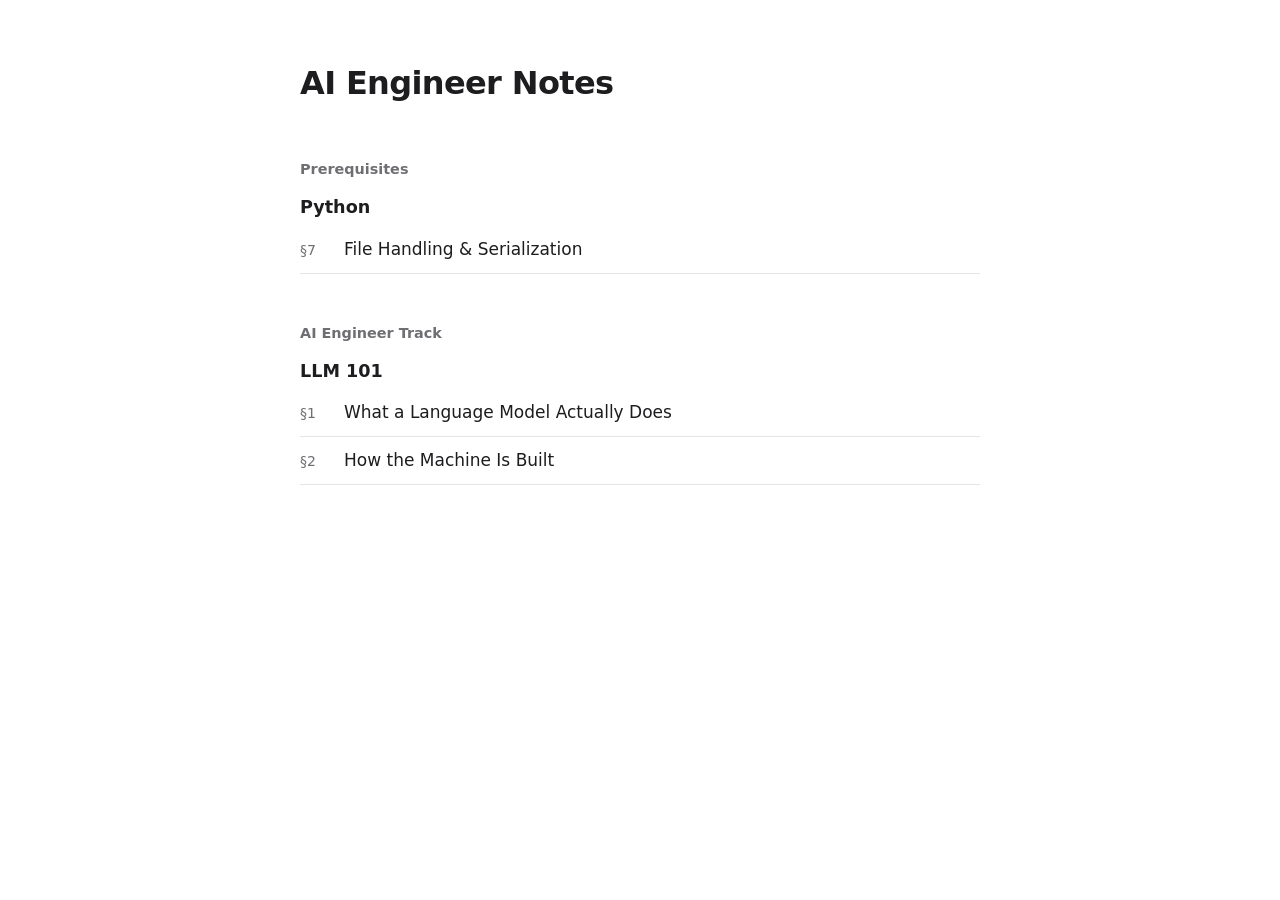
<file: index.html>
<!doctype html>
<html lang="en">
<head>
<meta charset="utf-8">
<meta name="viewport" content="width=device-width,initial-scale=1">
<title>AI Engineer Notes</title>
<meta name="description" content="Study notes on Python and language models, with runnable exercises.">
<link rel="stylesheet" href="assets/hub.css?v=8ee9df1f">
</head>
<body>
<div class="wrap">
<header class="mast">
  <h1>AI Engineer Notes</h1>
</header>
<section class="track">
<h2>Prerequisites</h2>
<div class="topic"><h3>Python</h3>
<ul class="sections">
<li><span class="sec-n">&sect;7</span><span class="sec-name"><a href="notes/python/07-file-handling-and-serialization/">File Handling &amp; Serialization</a></span></li>
</ul></div>
</section>
<section class="track">
<h2>AI Engineer Track</h2>
<div class="topic"><h3>LLM 101</h3>
<ul class="sections">
<li><span class="sec-n">&sect;1</span><span class="sec-name"><a href="notes/llm-101/01-what-is-a-large-language-model/">What a Language Model Actually Does</a></span></li>
<li><span class="sec-n">&sect;2</span><span class="sec-name"><a href="notes/llm-101/02-transformer-architecture/">How the Machine Is Built</a></span></li>
</ul></div>
</section>
</div>
<script>
/* the site follows the system light/dark setting; drop any choice saved by the old toggle */
try{localStorage.removeItem('aen-theme')}catch(e){}
</script>
</body>
</html>
</file>
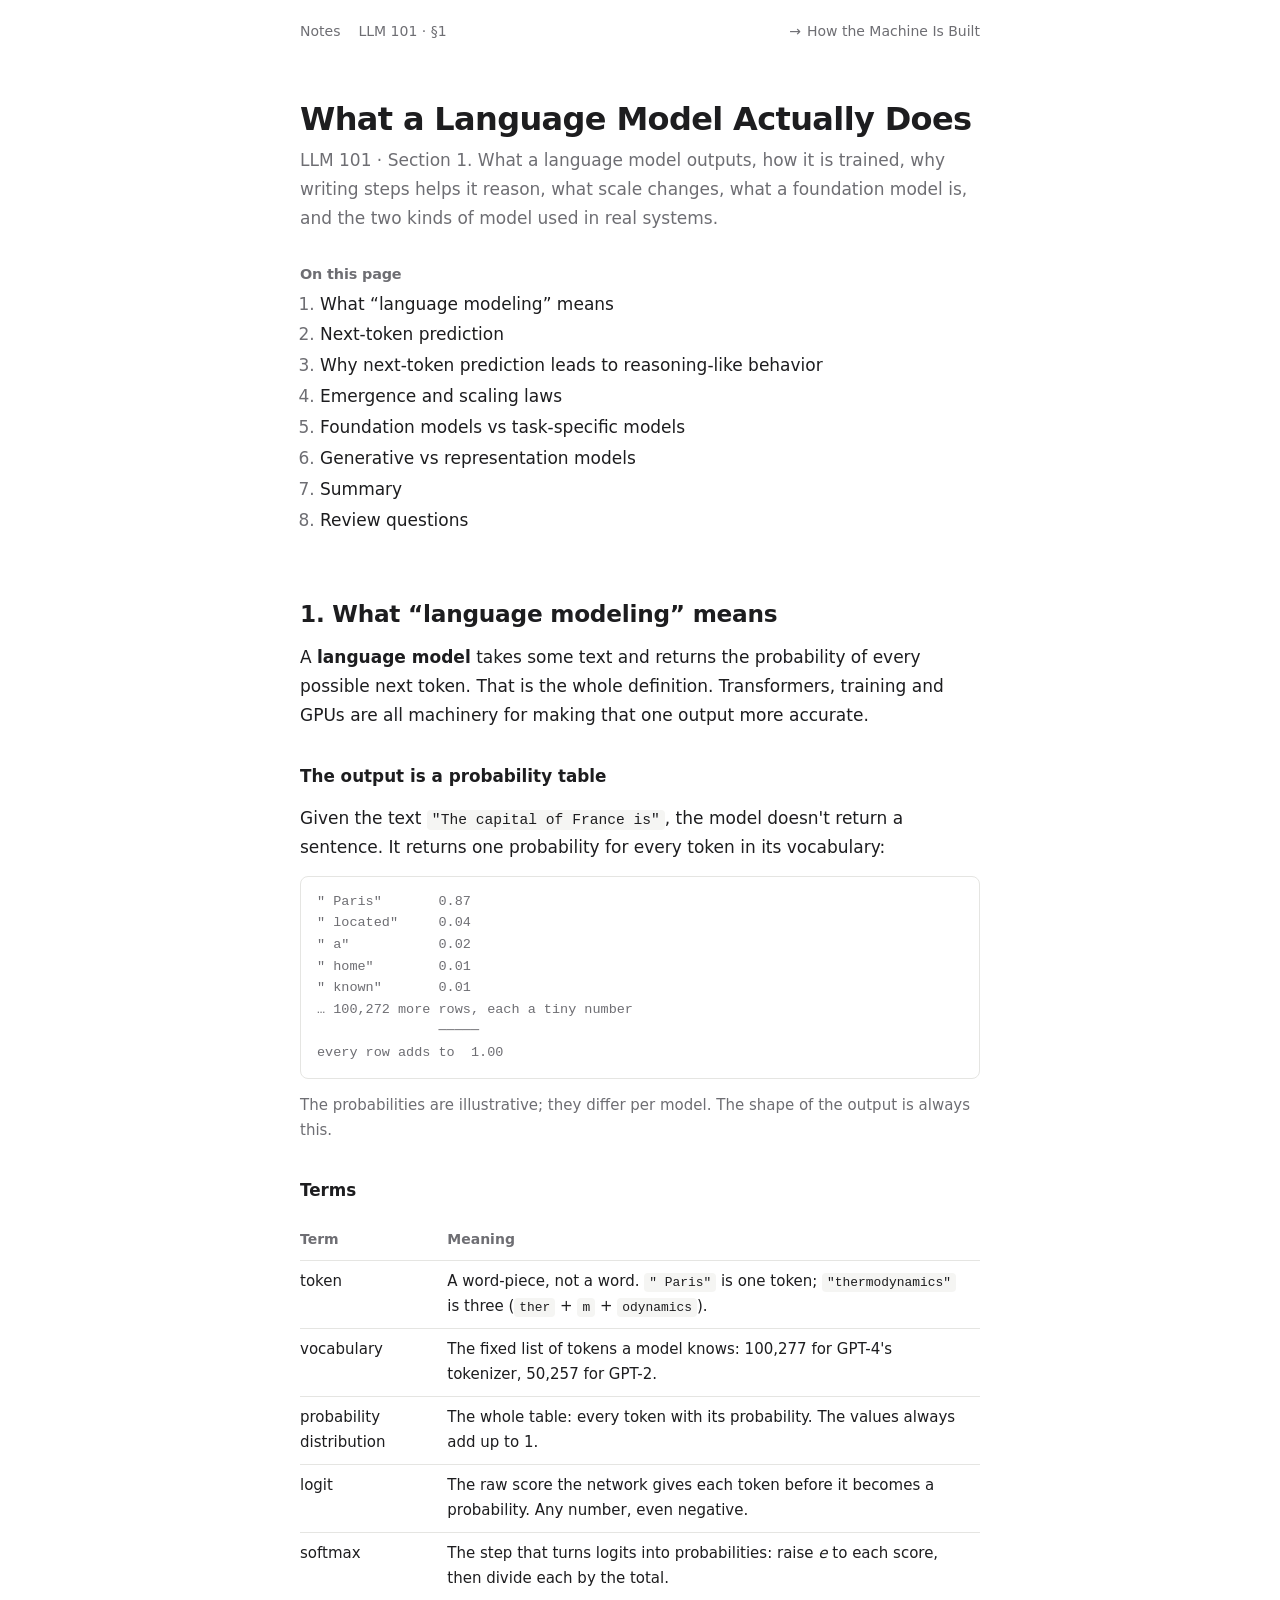
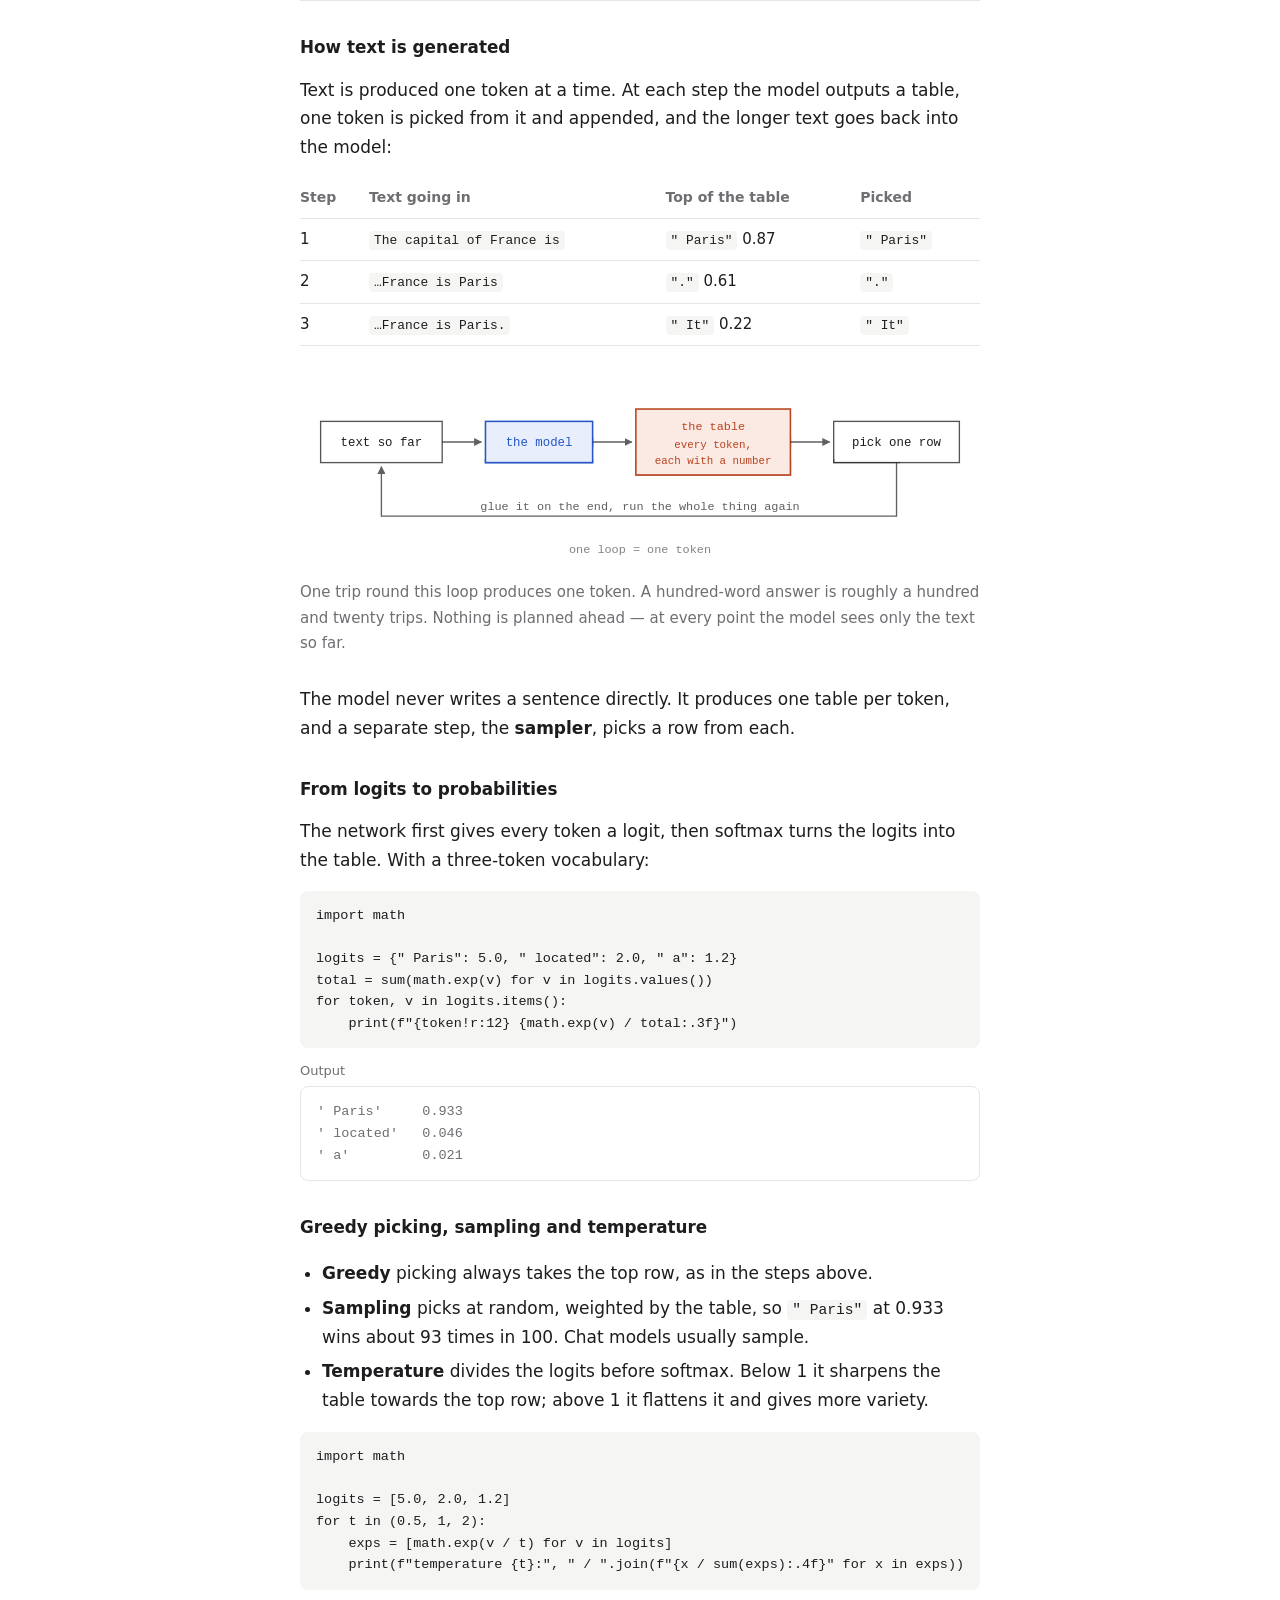
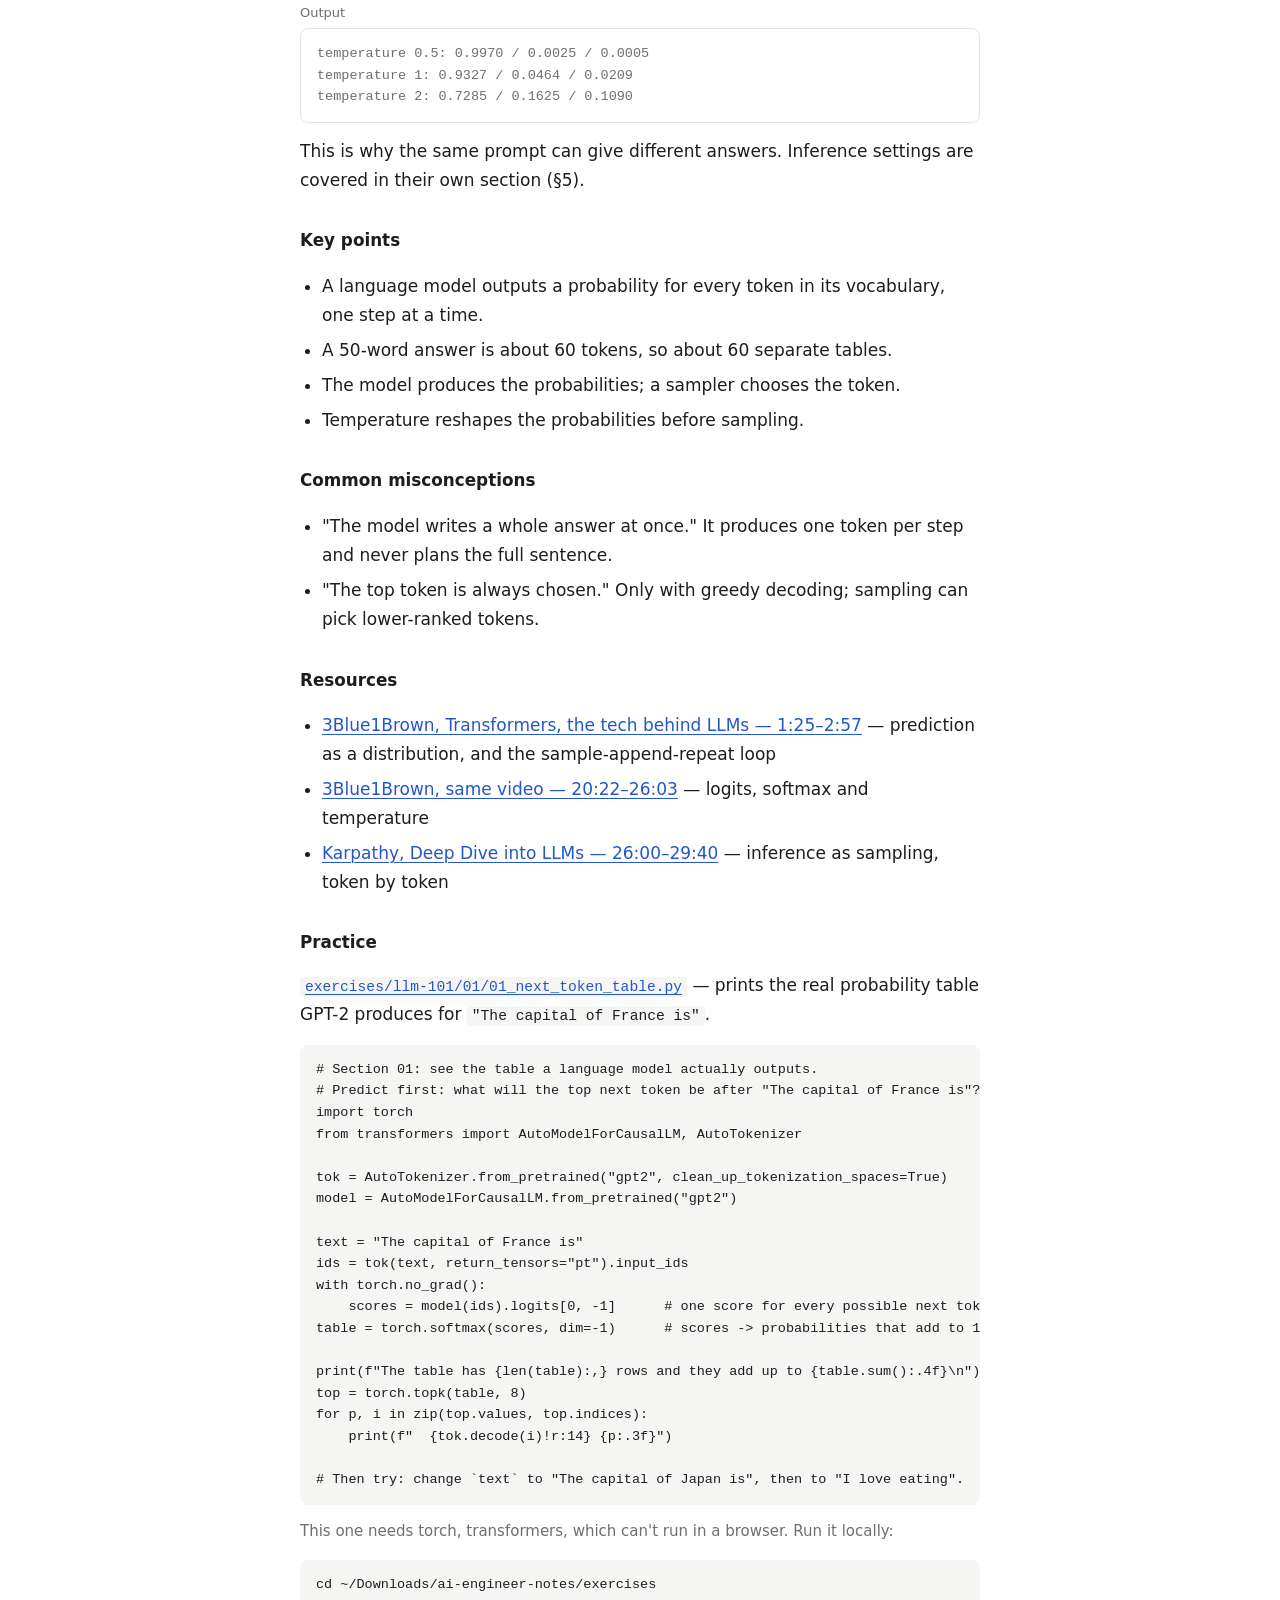
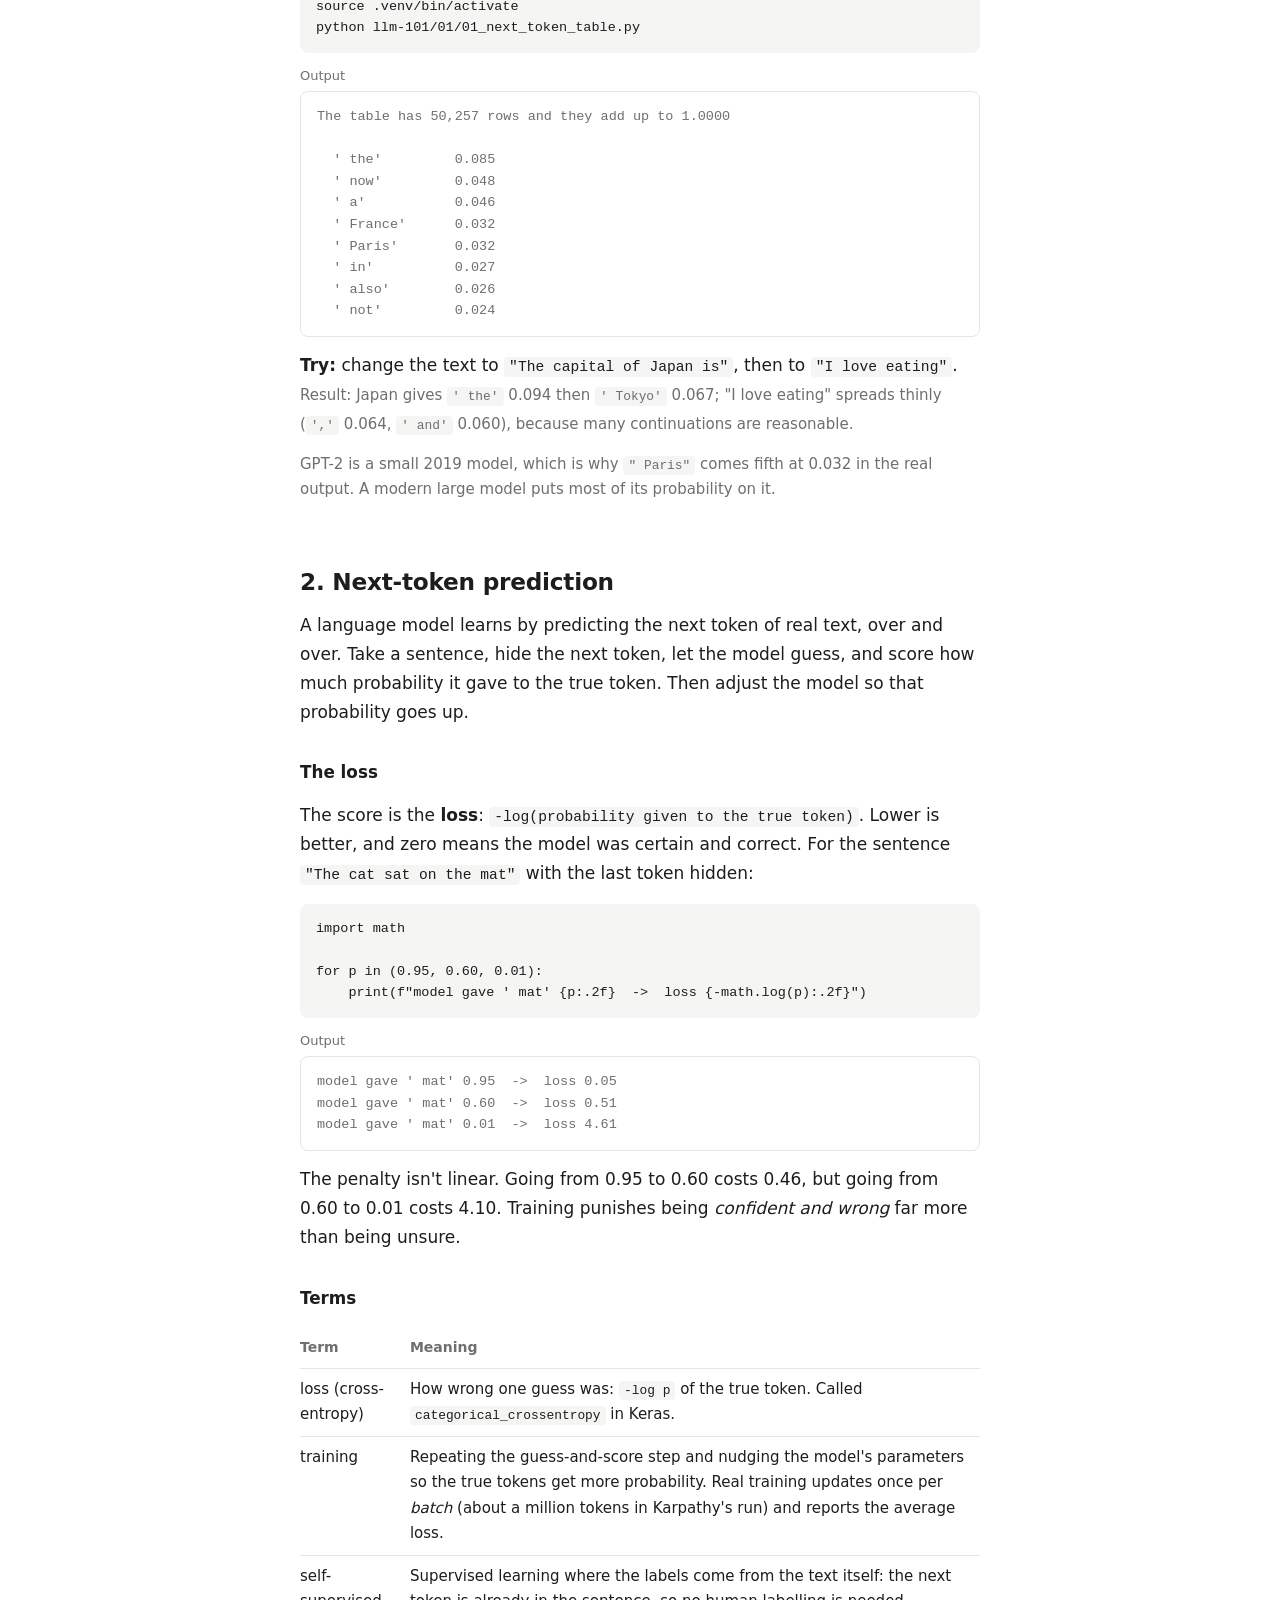
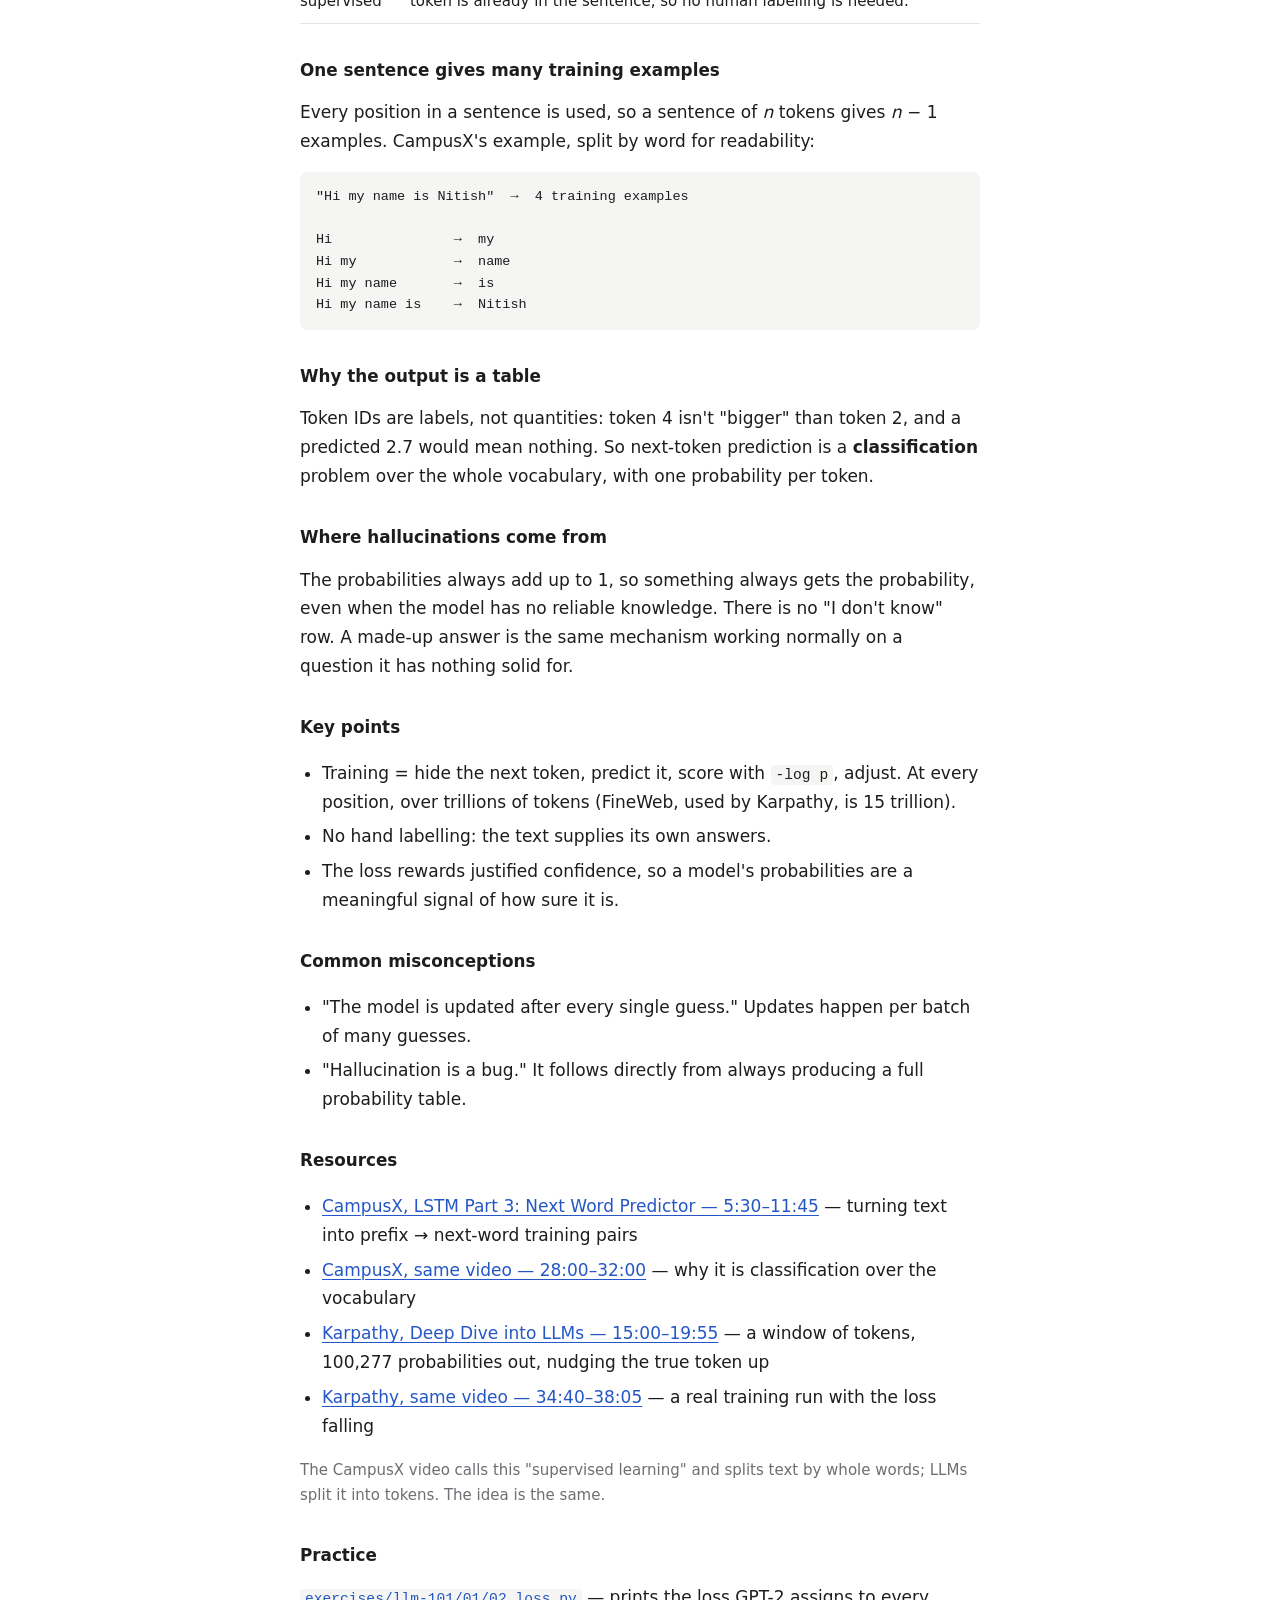
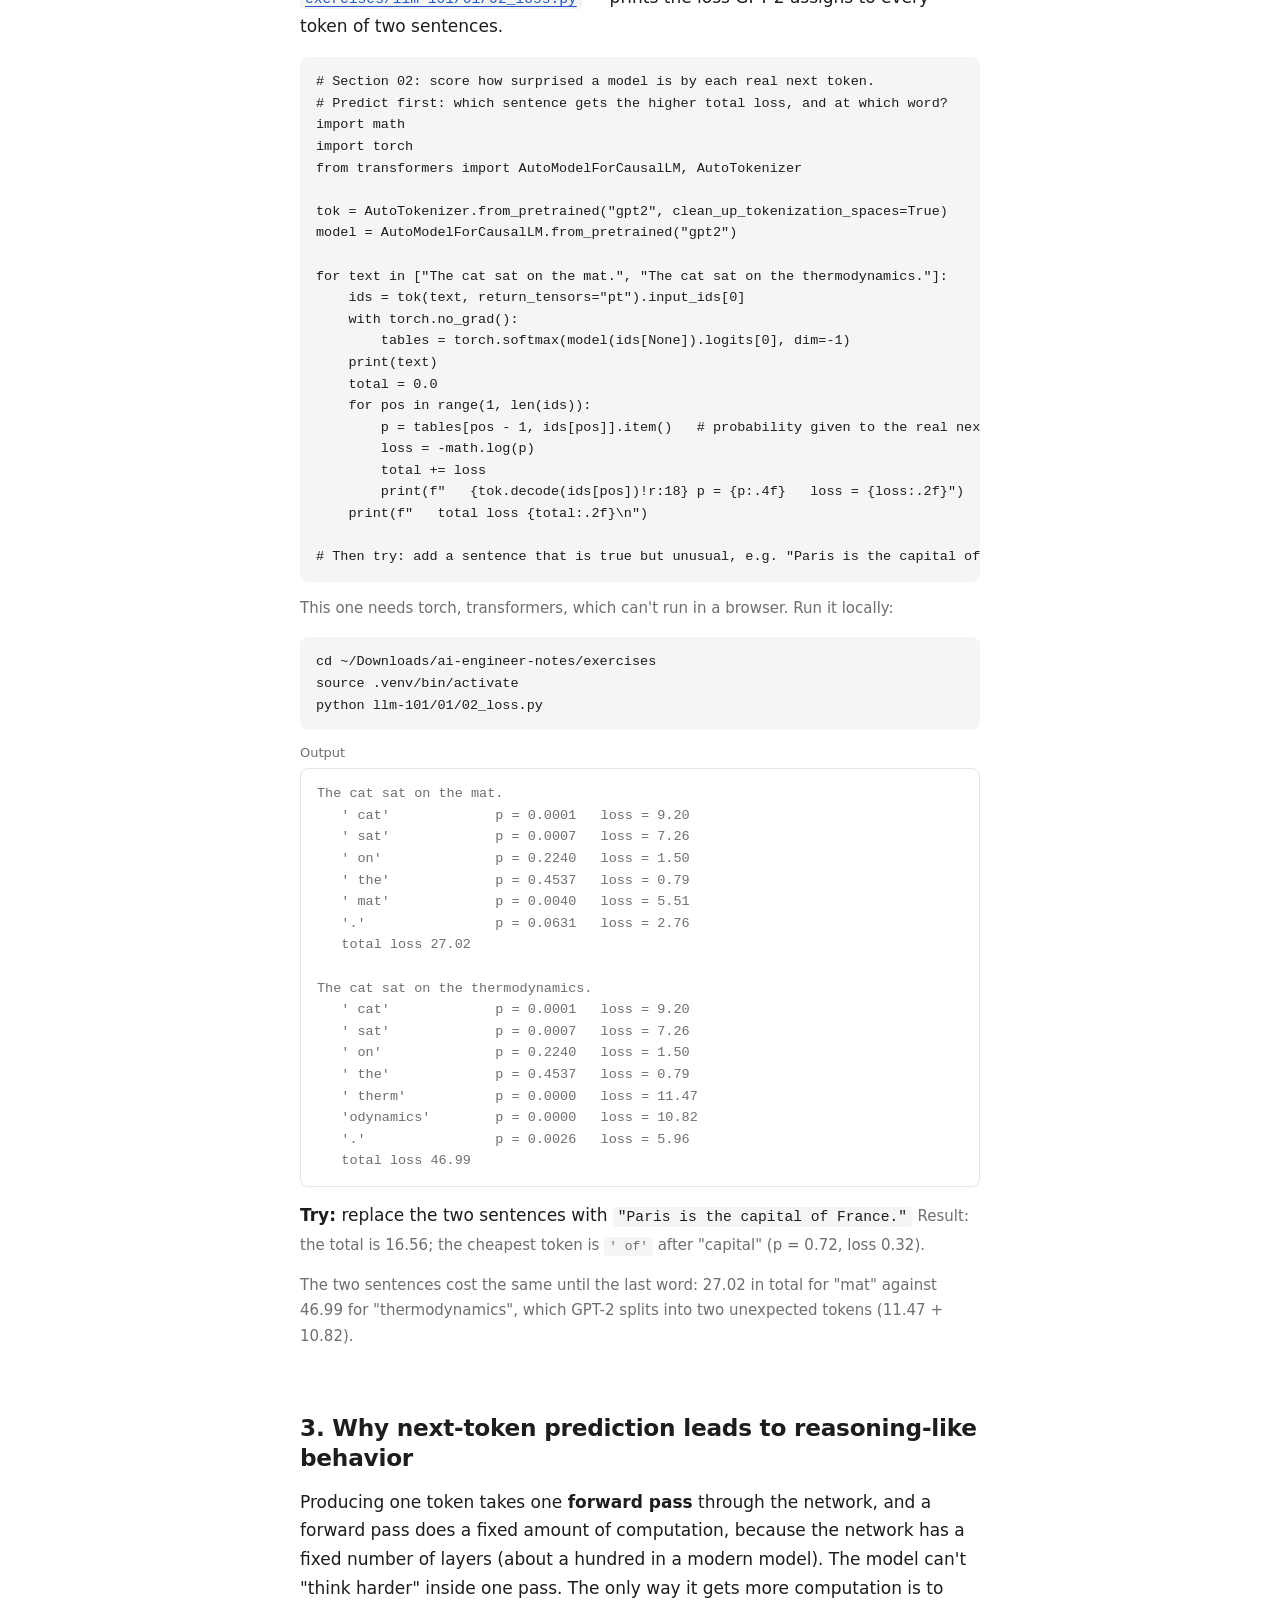
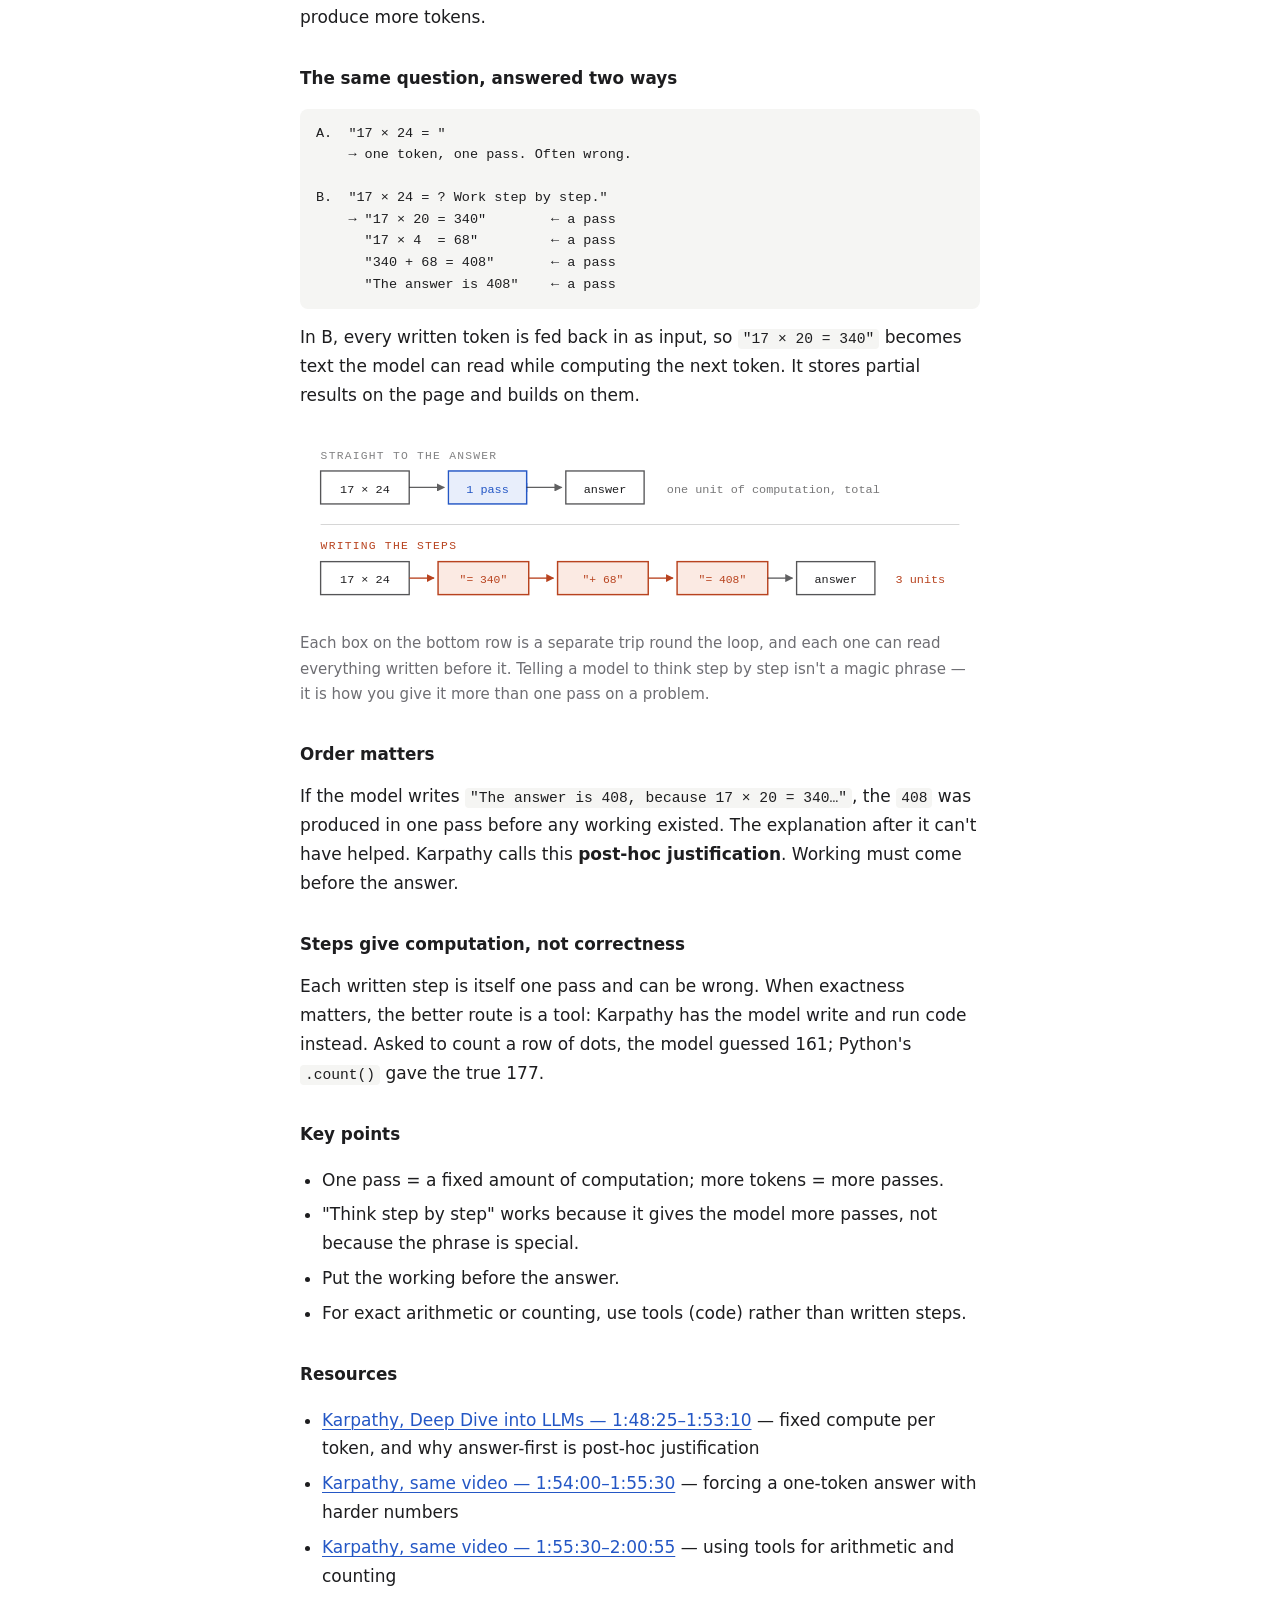
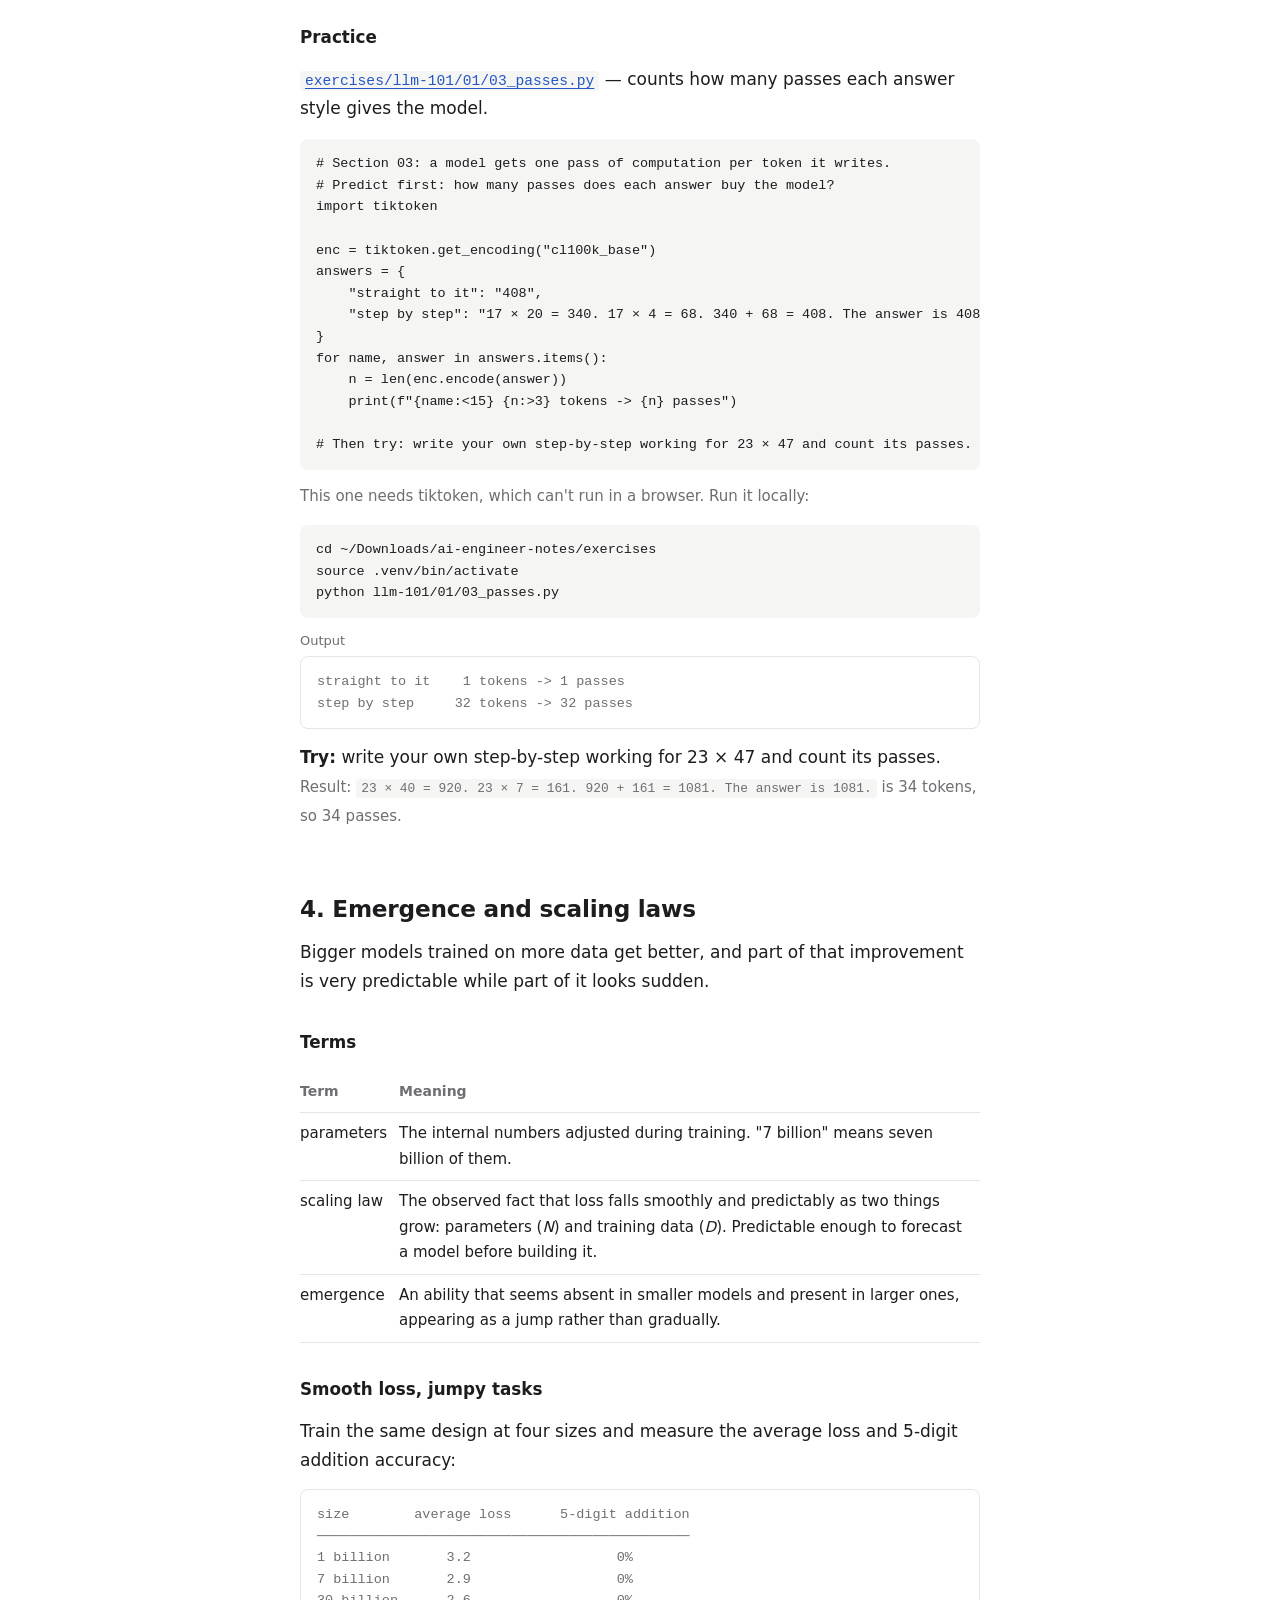
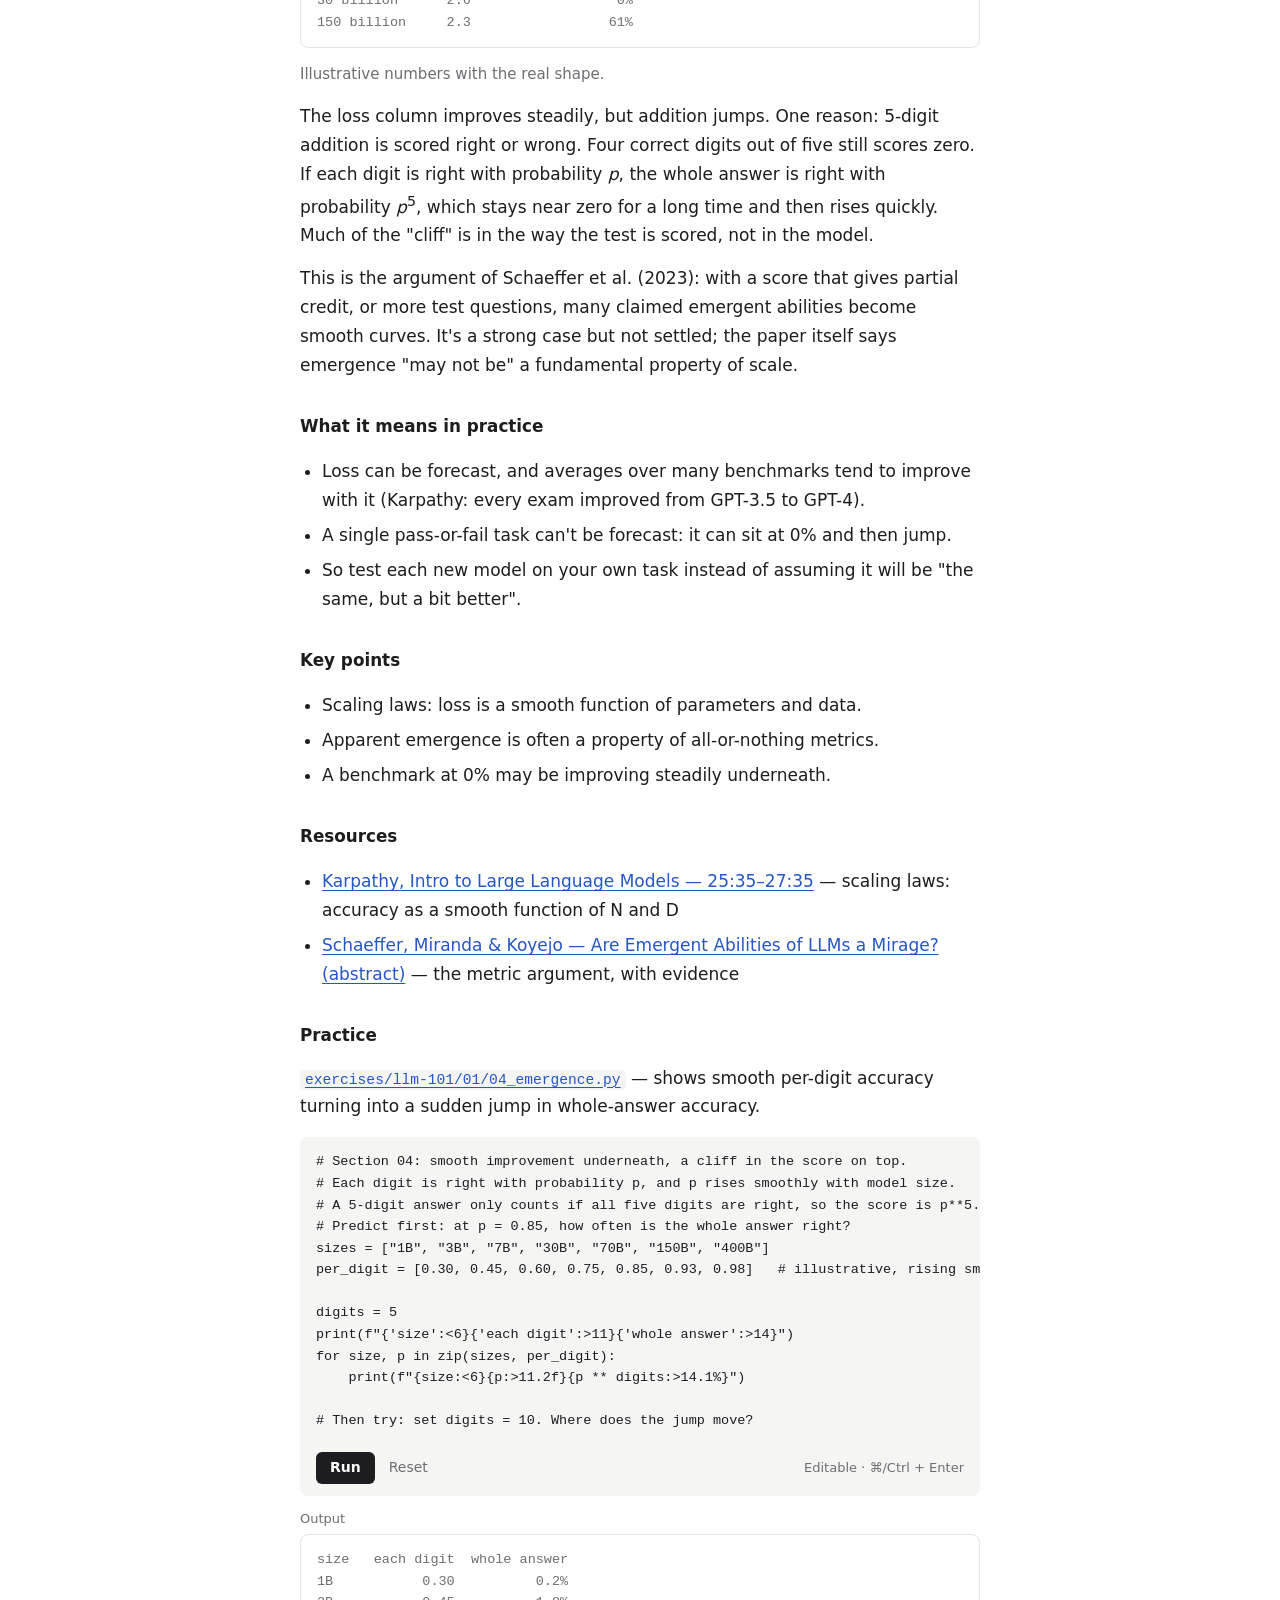
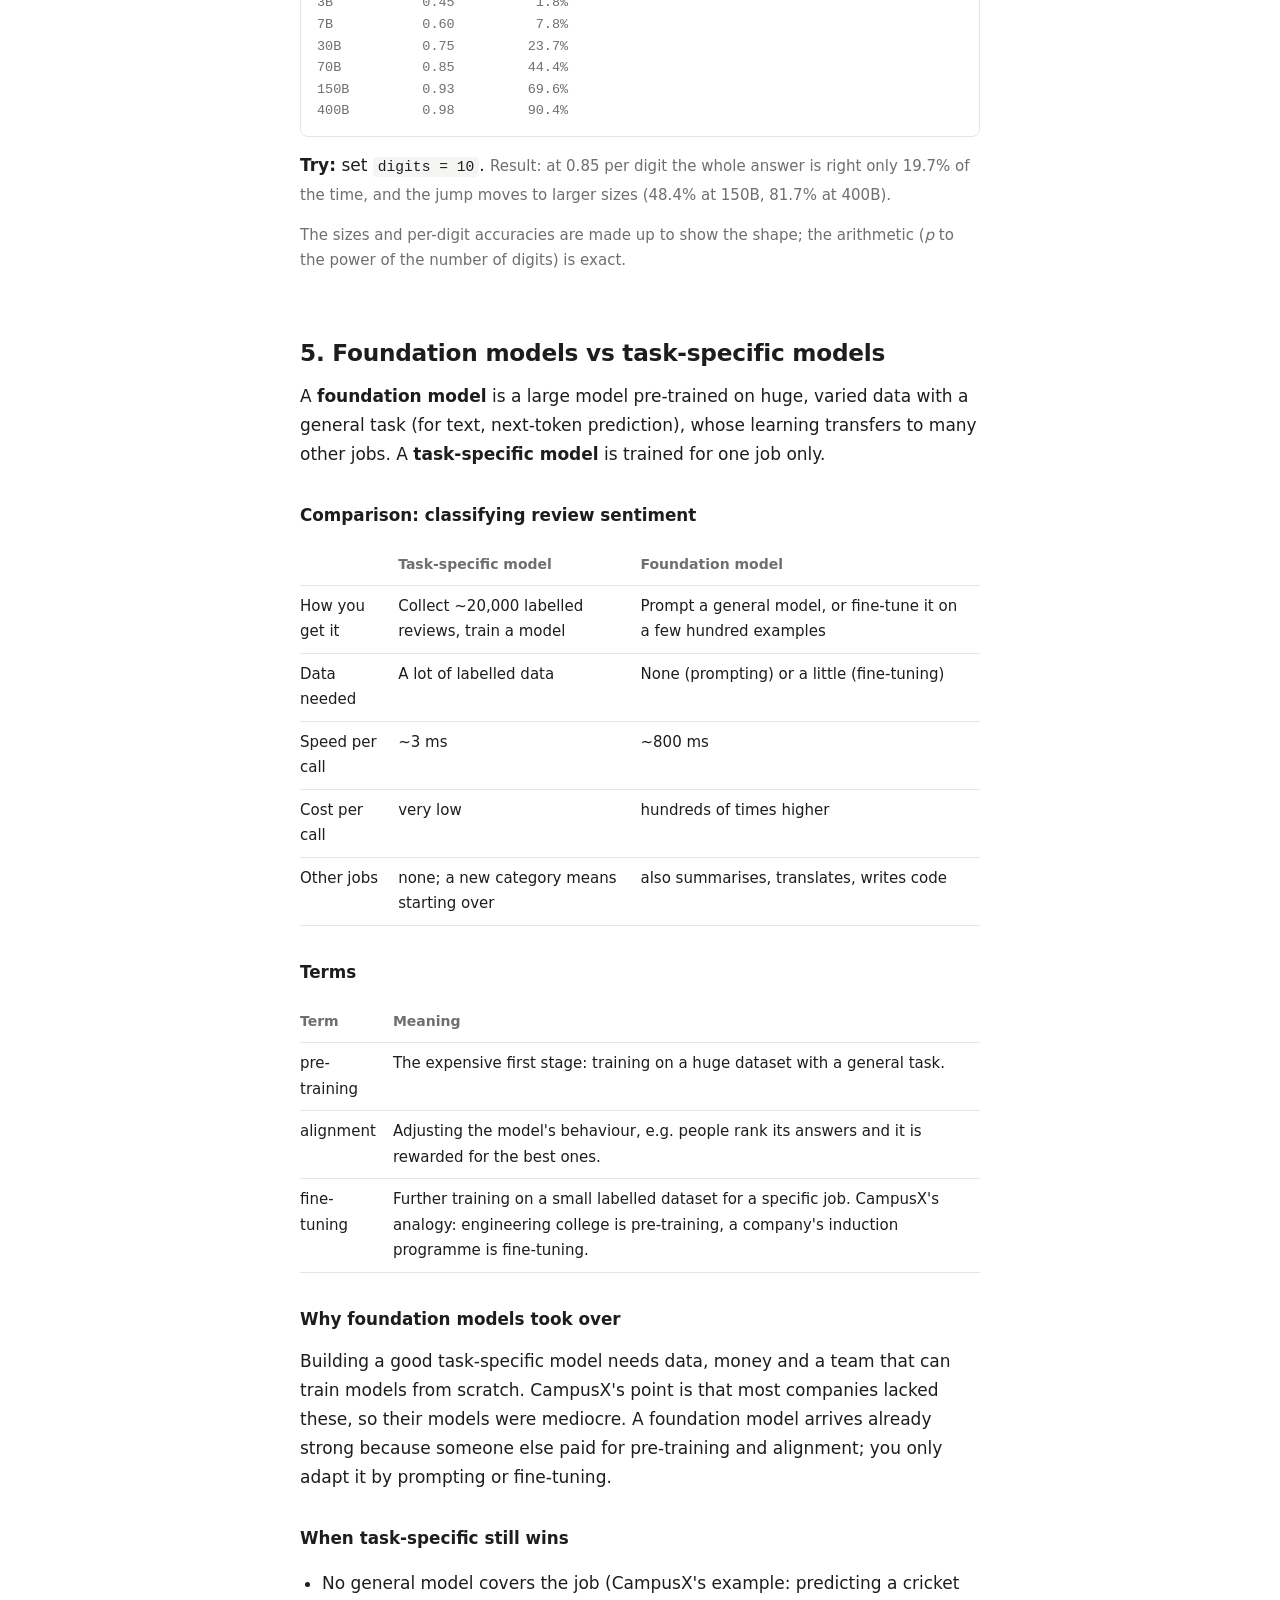
<file: notes/llm-101/01-what-is-a-large-language-model/index.html>
<!doctype html>
<html lang="en">
<head>
<meta charset="utf-8">
<meta name="viewport" content="width=device-width,initial-scale=1">
<title>What a Language Model Actually Does</title>
<meta name="description" content="LLM 101 notes: language modelling, next-token prediction, reasoning, scaling and emergence, foundation models, and generative vs representation models.">
<style>
:root {
  --bg:#ffffff; --surface:#f5f5f3; --ink:#1d1d1f; --muted:#6e6e73; --rule:#e5e5e2;
  --accent:#2457c5; --signal:#b8431f; --accent-dim:#e8eefb; --signal-dim:#fbeae3;
  --f-body:-apple-system, BlinkMacSystemFont, "Segoe UI", system-ui, sans-serif;
  --f-mono:ui-monospace, "SF Mono", Menlo, Consolas, monospace;
}
@media (prefers-color-scheme: dark) { :root {
  --bg:#141414; --surface:#1e1e1e; --ink:#e8e8e6; --muted:#9a9a97; --rule:#2c2c2c;
  --accent:#8ab4f8; --signal:#f28b6b; --accent-dim:#1c2538; --signal-dim:#3a231b; } }
* { box-sizing: border-box; }
body { margin: 0; background: var(--bg); color: var(--ink); font-family: var(--f-body); font-size: 17px; line-height: 1.7; -webkit-font-smoothing: antialiased; }
.wrap { max-width: 720px; margin: 0 auto; padding: 0 20px 120px; }
.doc h1 { font-size: 2rem; font-weight: 700; line-height: 1.2; letter-spacing: -.02em; margin: 56px 0 8px; }
.doc .lead { color: var(--muted); margin: 0 0 32px; }
.doc .toc { margin: 0 0 48px; }
.doc .toc h2 { font-size: .9rem; font-weight: 600; color: var(--muted); margin: 0 0 6px; }
.doc .toc ol { margin: 0; padding-left: 20px; color: var(--muted); } .doc .toc li { margin: 2px 0; }
.doc .toc a { color: var(--ink); text-decoration: none; } .doc .toc a:hover { color: var(--accent); }
.doc a { color: var(--accent); text-decoration-thickness: 1px; text-underline-offset: 3px; }
.doc .sect { margin-top: 64px; scroll-margin-top: 24px; }
.doc h2 { font-size: 1.45rem; font-weight: 700; letter-spacing: -.01em; line-height: 1.3; margin: 0 0 12px; }
.doc h3 { font-size: 1.05rem; font-weight: 600; margin: 32px 0 8px; }
.doc p { margin: 14px 0; }
.doc ul, .doc ol { padding-left: 22px; } .doc li { margin: 6px 0; }
.doc code { font-family: var(--f-mono); font-size: .86em; background: var(--surface); padding: 2px 5px; border-radius: 4px; }
.doc pre { font-family: var(--f-mono); font-size: 13.5px; line-height: 1.6; padding: 14px 16px; overflow-x: auto; margin: 16px 0 6px; border-radius: 8px; white-space: pre; background: var(--surface); }
.doc pre code { background: none; padding: 0; }
.doc pre.output { background: transparent; border: 1px solid var(--rule); color: var(--muted); margin-top: 0; }
.doc .out-label { font-size: 13px; color: var(--muted); margin: 12px 0 4px; }
.doc .tbl-hold { overflow-x: auto; margin: 16px 0; }
.doc table { border-collapse: collapse; width: 100%; font-size: 15px; }
.doc th, .doc td { border-bottom: 1px solid var(--rule); padding: 8px 12px 8px 0; text-align: left; vertical-align: top; }
.doc th { font-weight: 600; color: var(--muted); font-size: 14px; }
.doc .aside { padding-left: 16px; border-left: 2px solid var(--rule); margin: 24px 0; color: var(--muted); }
.doc .small { color: var(--muted); font-size: 15px; }
.doc figure { margin: 28px 0; } .doc figure svg { max-width: 100%; height: auto; display: block; color: var(--ink); }
.doc figcaption { font-size: 15px; color: var(--muted); margin-top: 10px; }
.doc details.answers { margin-top: 20px; } .doc details.answers summary { cursor: pointer; font-weight: 600; }
/* practice runner */
.runner { background: var(--surface); border-radius: 8px; margin: 16px 0 6px; overflow: hidden; }
.runner .rcode { display: block; width: 100%; border: 0; background: transparent; color: var(--ink);
  font-family: var(--f-mono); font-size: 13.5px; line-height: 1.6; padding: 14px 16px; resize: none; overflow: hidden; tab-size: 4; white-space: pre; overflow-x: auto; }
.runner .rcode:focus { outline: none; }
.runner .rbar { display: flex; flex-wrap: wrap; align-items: center; gap: 12px; padding: 4px 16px 12px; }
.runner button { font: inherit; font-size: 14px; font-weight: 600; padding: 4px 14px; border-radius: 6px; cursor: pointer;
  border: 0; background: var(--ink); color: var(--bg); }
.runner .rreset { background: transparent; color: var(--muted); padding: 4px 2px; font-weight: 500; }
.runner button:disabled { opacity: .5; cursor: wait; }
.runner .rhint { font-size: 13px; color: var(--muted); margin-left: auto; }
.runner .rout { margin: 0; border-radius: 0; border-top: 1px solid var(--rule); background: transparent; color: var(--ink); }
.runner .rout.err { color: var(--signal); }
</style>
</head>
<body>
<!--CHROME:START-->
<style>
  .note-chrome{font-size:14px;color:var(--muted)}
  .note-chrome .inner{max-width:720px;margin:0 auto;padding:20px 20px 0;
    display:flex;flex-wrap:wrap;gap:6px 18px;align-items:baseline}
  .note-chrome a{color:var(--muted);text-decoration:none}
  .note-chrome a:hover{color:var(--ink)}
  .note-chrome .spacer{flex:1 1 auto}
  .nav-adj{display:inline-flex;gap:6px;align-items:baseline;max-width:220px}
  .nav-t{overflow:hidden;text-overflow:ellipsis;white-space:nowrap}
  @media print{.note-chrome{display:none}}
</style>
<nav class="note-chrome"><div class="inner">
  <a href="../../../">Notes</a>
  <span class="crumb">LLM 101 &middot; &sect;1</span>
  <span class="spacer"></span>
  
  <a class="nav-adj" href="../../llm-101/02-transformer-architecture/"><span class="nav-dir">&rarr;</span><span class="nav-t">How the Machine Is Built</span></a>
</div></nav>
<script>
/* the site follows the system light/dark setting; drop any choice saved by the old toggle */
try{localStorage.removeItem('aen-theme')}catch(e){}
</script>
<!--CHROME:END-->
<div class="wrap"><div class="doc">
<h1>What a Language Model Actually Does</h1>
<p class="lead">LLM 101 · Section 1. What a language model outputs, how it is trained, why writing steps helps it reason, what scale changes, what a foundation model is, and the two kinds of model used in real systems.</p>
<nav class="toc"><h2>On this page</h2><ol><li><a href="#s1">What “language modeling” means</a></li><li><a href="#s2">Next-token prediction</a></li><li><a href="#s3">Why next-token prediction leads to reasoning-like behavior</a></li><li><a href="#s4">Emergence and scaling laws</a></li><li><a href="#s5">Foundation models vs task-specific models</a></li><li><a href="#s6">Generative vs representation models</a></li><li><a href="#summary">Summary</a></li><li><a href="#review">Review questions</a></li></ol></nav>

<section class="sect" id="s1">
<h2>1. What “language modeling” means</h2>

<p>A <strong>language model</strong> takes some text and returns the probability of every possible next token. That is the whole definition. Transformers, training and GPUs are all machinery for making that one output more accurate.</p>

<h3>The output is a probability table</h3>
<p>Given the text <code>"The capital of France is"</code>, the model doesn't return a sentence. It returns one probability for every token in its vocabulary:</p>
<pre class="output">" Paris"       0.87
" located"     0.04
" a"           0.02
" home"        0.01
" known"       0.01
… 100,272 more rows, each a tiny number
               ─────
every row adds to  1.00</pre>
<p class="small">The probabilities are illustrative; they differ per model. The shape of the output is always this.</p>

<h3>Terms</h3>
<div class="tbl-hold"><table><thead><tr><th>Term</th><th>Meaning</th></tr></thead><tbody><tr><td>token</td><td>A word-piece, not a word. <code>" Paris"</code> is one token; <code>"thermodynamics"</code> is three (<code>ther</code> + <code>m</code> + <code>odynamics</code>).</td></tr><tr><td>vocabulary</td><td>The fixed list of tokens a model knows: 100,277 for GPT-4's tokenizer, 50,257 for GPT-2.</td></tr><tr><td>probability distribution</td><td>The whole table: every token with its probability. The values always add up to 1.</td></tr><tr><td>logit</td><td>The raw score the network gives each token before it becomes a probability. Any number, even negative.</td></tr><tr><td>softmax</td><td>The step that turns logits into probabilities: raise <em>e</em> to each score, then divide each by the total.</td></tr></tbody></table></div>

<h3>How text is generated</h3>
<p>Text is produced one token at a time. At each step the model outputs a table, one token is picked from it and appended, and the longer text goes back into the model:</p>
<div class="tbl-hold"><table><thead><tr><th>Step</th><th>Text going in</th><th>Top of the table</th><th>Picked</th></tr></thead><tbody><tr><td>1</td><td><code>The capital of France is</code></td><td><code>" Paris"</code> 0.87</td><td><code>" Paris"</code></td></tr><tr><td>2</td><td><code>…France is Paris</code></td><td><code>"."</code> 0.61</td><td><code>"."</code></td></tr><tr><td>3</td><td><code>…France is Paris.</code></td><td><code>" It"</code> 0.22</td><td><code>" It"</code></td></tr></tbody></table></div>
<figure><svg viewBox="0 0 660 190" role="img" aria-label="A loop: the text so far goes into the model, the model produces a table of tokens with probabilities, one token is picked from that table, it is glued onto the end of the text, and the longer text goes back into the model.">
      <defs>
        <marker id="a1" viewBox="0 0 10 10" refX="9" refY="5" markerWidth="6" markerHeight="6" orient="auto-start-reverse">
          <path d="M 0 0 L 10 5 L 0 10 z" fill="currentColor"/>
        </marker>
      </defs>

      <rect x="20" y="46" width="118" height="40" fill="none" stroke="currentColor" stroke-width="1.3" opacity="0.75"/>
      <text x="79" y="70" text-anchor="middle" font-family="'IBM Plex Mono', monospace" font-size="12" fill="currentColor">text so far</text>

      <line x1="138" y1="66" x2="176" y2="66" stroke="currentColor" stroke-width="1.3" opacity="0.7" marker-end="url(#a1)"/>

      <rect x="180" y="46" width="104" height="40" fill="var(--accent-dim)" stroke="var(--accent)" stroke-width="1.5"/>
      <text x="232" y="70" text-anchor="middle" font-family="'IBM Plex Mono', monospace" font-size="12" fill="var(--accent)">the model</text>

      <line x1="284" y1="66" x2="322" y2="66" stroke="currentColor" stroke-width="1.3" opacity="0.7" marker-end="url(#a1)"/>

      <rect x="326" y="34" width="150" height="64" fill="var(--signal-dim)" stroke="var(--signal)" stroke-width="1.5"/>
      <text x="401" y="54" text-anchor="middle" font-family="'IBM Plex Mono', monospace" font-size="11.5" fill="var(--signal)">the table</text>
      <text x="401" y="72" text-anchor="middle" font-family="'IBM Plex Mono', monospace" font-size="10.5" fill="var(--signal)">every token,</text>
      <text x="401" y="87" text-anchor="middle" font-family="'IBM Plex Mono', monospace" font-size="10.5" fill="var(--signal)">each with a number</text>

      <line x1="476" y1="66" x2="514" y2="66" stroke="currentColor" stroke-width="1.3" opacity="0.7" marker-end="url(#a1)"/>

      <rect x="518" y="46" width="122" height="40" fill="none" stroke="currentColor" stroke-width="1.3" opacity="0.75"/>
      <text x="579" y="70" text-anchor="middle" font-family="'IBM Plex Mono', monospace" font-size="12" fill="currentColor">pick one row</text>

      <path d="M 579 86 L 579 138 L 79 138 L 79 90" fill="none" stroke="currentColor" stroke-width="1.3" opacity="0.7" marker-end="url(#a1)"/>
      <text x="330" y="132" text-anchor="middle" font-family="'IBM Plex Mono', monospace" font-size="11.5" fill="currentColor" opacity="0.7">glue it on the end, run the whole thing again</text>

      <text x="330" y="174" text-anchor="middle" font-family="'IBM Plex Mono', monospace" font-size="11.5" fill="currentColor" opacity="0.55">one loop = one token</text>
    </svg><figcaption>One trip round this loop produces one token. A hundred-word answer is roughly a hundred and twenty trips. Nothing is planned ahead — at every point the model sees only the text so far.</figcaption></figure>
<p>The model never writes a sentence directly. It produces one table per token, and a separate step, the <strong>sampler</strong>, picks a row from each.</p>

<h3>From logits to probabilities</h3>
<p>The network first gives every token a logit, then softmax turns the logits into the table. With a three-token vocabulary:</p>
<pre class="code">import math

logits = {" Paris": 5.0, " located": 2.0, " a": 1.2}
total = sum(math.exp(v) for v in logits.values())
for token, v in logits.items():
    print(f"{token!r:12} {math.exp(v) / total:.3f}")</pre>
<div class="out-label">Output</div>
<pre class="output">' Paris'     0.933
' located'   0.046
' a'         0.021</pre>

<h3>Greedy picking, sampling and temperature</h3>
<ul class="points">
  <li><strong>Greedy</strong> picking always takes the top row, as in the steps above.</li>
  <li><strong>Sampling</strong> picks at random, weighted by the table, so <code>" Paris"</code> at 0.933 wins about 93 times in 100. Chat models usually sample.</li>
  <li><strong>Temperature</strong> divides the logits before softmax. Below 1 it sharpens the table towards the top row; above 1 it flattens it and gives more variety.</li>
</ul>
<pre class="code">import math

logits = [5.0, 2.0, 1.2]
for t in (0.5, 1, 2):
    exps = [math.exp(v / t) for v in logits]
    print(f"temperature {t}:", " / ".join(f"{x / sum(exps):.4f}" for x in exps))</pre>
<div class="out-label">Output</div>
<pre class="output">temperature 0.5: 0.9970 / 0.0025 / 0.0005
temperature 1: 0.9327 / 0.0464 / 0.0209
temperature 2: 0.7285 / 0.1625 / 0.1090</pre>
<p>This is why the same prompt can give different answers. Inference settings are covered in their own section (§5).</p>

<h3>Key points</h3>
<ul class="points"><li>A language model outputs a probability for every token in its vocabulary, one step at a time.</li><li>A 50-word answer is about 60 tokens, so about 60 separate tables.</li><li>The model produces the probabilities; a sampler chooses the token.</li><li>Temperature reshapes the probabilities before sampling.</li></ul>
<h3>Common misconceptions</h3>
<ul class="points"><li>"The model writes a whole answer at once." It produces one token per step and never plans the full sentence.</li><li>"The top token is always chosen." Only with greedy decoding; sampling can pick lower-ranked tokens.</li></ul>

<h3>Resources</h3><ul class="res"><li><a href="https://www.youtube.com/watch?v=wjZofJX0v4M&t=85s">3Blue1Brown, Transformers, the tech behind LLMs — 1:25–2:57</a> — prediction as a distribution, and the sample-append-repeat loop</li><li><a href="https://www.youtube.com/watch?v=wjZofJX0v4M&t=1222s">3Blue1Brown, same video — 20:22–26:03</a> — logits, softmax and temperature</li><li><a href="https://www.youtube.com/watch?v=7xTGNNLPyMI&t=1560s">Karpathy, Deep Dive into LLMs — 26:00–29:40</a> — inference as sampling, token by token</li></ul>
<h3>Practice</h3>
<p><a href="https://github.com/darshvn/ai-engineer-notes/blob/main/exercises/llm-101/01/01_next_token_table.py"><code>exercises/llm-101/01/01_next_token_table.py</code></a> — prints the real probability table GPT-2 produces for <code>"The capital of France is"</code>.</p>
<pre class="code"># Section 01: see the table a language model actually outputs.
# Predict first: what will the top next token be after "The capital of France is"?
import torch
from transformers import AutoModelForCausalLM, AutoTokenizer

tok = AutoTokenizer.from_pretrained("gpt2", clean_up_tokenization_spaces=True)
model = AutoModelForCausalLM.from_pretrained("gpt2")

text = "The capital of France is"
ids = tok(text, return_tensors="pt").input_ids
with torch.no_grad():
    scores = model(ids).logits[0, -1]      # one score for every possible next token
table = torch.softmax(scores, dim=-1)      # scores -&gt; probabilities that add to 1

print(f"The table has {len(table):,} rows and they add up to {table.sum():.4f}\n")
top = torch.topk(table, 8)
for p, i in zip(top.values, top.indices):
    print(f"  {tok.decode(i)!r:14} {p:.3f}")

# Then try: change `text` to "The capital of Japan is", then to "I love eating".</pre>
<p class="small">This one needs torch, transformers, which can't run in a browser. Run it locally:</p><pre class="code">cd ~/Downloads/ai-engineer-notes/exercises
source .venv/bin/activate
python llm-101/01/01_next_token_table.py</pre>
<div class="out-label">Output</div><pre class="output">The table has 50,257 rows and they add up to 1.0000

  ' the'         0.085
  ' now'         0.048
  ' a'           0.046
  ' France'      0.032
  ' Paris'       0.032
  ' in'          0.027
  ' also'        0.026
  ' not'         0.024</pre>
<p><strong>Try:</strong> change the text to <code>"The capital of Japan is"</code>, then to <code>"I love eating"</code>. <span class="small">Result: Japan gives <code>' the'</code> 0.094 then <code>' Tokyo'</code> 0.067; "I love eating" spreads thinly (<code>','</code> 0.064, <code>' and'</code> 0.060), because many continuations are reasonable.</span></p>
<p class="small">GPT-2 is a small 2019 model, which is why <code>" Paris"</code> comes fifth at 0.032 in the real output. A modern large model puts most of its probability on it.</p>

</section>

<section class="sect" id="s2">
<h2>2. Next-token prediction</h2>

<p>A language model learns by predicting the next token of real text, over and over. Take a sentence, hide the next token, let the model guess, and score how much probability it gave to the true token. Then adjust the model so that probability goes up.</p>

<h3>The loss</h3>
<p>The score is the <strong>loss</strong>: <code>-log(probability given to the true token)</code>. Lower is better, and zero means the model was certain and correct. For the sentence <code>"The cat sat on the mat"</code> with the last token hidden:</p>
<pre class="code">import math

for p in (0.95, 0.60, 0.01):
    print(f"model gave ' mat' {p:.2f}  -&gt;  loss {-math.log(p):.2f}")</pre>
<div class="out-label">Output</div>
<pre class="output">model gave ' mat' 0.95  -&gt;  loss 0.05
model gave ' mat' 0.60  -&gt;  loss 0.51
model gave ' mat' 0.01  -&gt;  loss 4.61</pre>
<p>The penalty isn't linear. Going from 0.95 to 0.60 costs 0.46, but going from 0.60 to 0.01 costs 4.10. Training punishes being <em>confident and wrong</em> far more than being unsure.</p>

<h3>Terms</h3>
<div class="tbl-hold"><table><thead><tr><th>Term</th><th>Meaning</th></tr></thead><tbody><tr><td>loss (cross-entropy)</td><td>How wrong one guess was: <code>-log p</code> of the true token. Called <code>categorical_crossentropy</code> in Keras.</td></tr><tr><td>training</td><td>Repeating the guess-and-score step and nudging the model's parameters so the true tokens get more probability. Real training updates once per <em>batch</em> (about a million tokens in Karpathy's run) and reports the average loss.</td></tr><tr><td>self-supervised</td><td>Supervised learning where the labels come from the text itself: the next token is already in the sentence, so no human labelling is needed.</td></tr></tbody></table></div>

<h3>One sentence gives many training examples</h3>
<p>Every position in a sentence is used, so a sentence of <em>n</em> tokens gives <em>n</em> &minus; 1 examples. CampusX's example, split by word for readability:</p>
<pre class="code">"Hi my name is Nitish"  →  4 training examples

Hi               →  my
Hi my            →  name
Hi my name       →  is
Hi my name is    →  Nitish</pre>

<h3>Why the output is a table</h3>
<p>Token IDs are labels, not quantities: token 4 isn't "bigger" than token 2, and a predicted 2.7 would mean nothing. So next-token prediction is a <strong>classification</strong> problem over the whole vocabulary, with one probability per token.</p>

<h3>Where hallucinations come from</h3>
<p>The probabilities always add up to 1, so something always gets the probability, even when the model has no reliable knowledge. There is no "I don't know" row. A made-up answer is the same mechanism working normally on a question it has nothing solid for.</p>

<h3>Key points</h3>
<ul class="points"><li>Training = hide the next token, predict it, score with <code>-log p</code>, adjust. At every position, over trillions of tokens (FineWeb, used by Karpathy, is 15 trillion).</li><li>No hand labelling: the text supplies its own answers.</li><li>The loss rewards justified confidence, so a model's probabilities are a meaningful signal of how sure it is.</li></ul>
<h3>Common misconceptions</h3>
<ul class="points"><li>"The model is updated after every single guess." Updates happen per batch of many guesses.</li><li>"Hallucination is a bug." It follows directly from always producing a full probability table.</li></ul>

<h3>Resources</h3><ul class="res"><li><a href="https://www.youtube.com/watch?v=fiqo6uPCJVI&t=330s">CampusX, LSTM Part 3: Next Word Predictor — 5:30–11:45</a> — turning text into prefix → next-word training pairs</li><li><a href="https://www.youtube.com/watch?v=fiqo6uPCJVI&t=1680s">CampusX, same video — 28:00–32:00</a> — why it is classification over the vocabulary</li><li><a href="https://www.youtube.com/watch?v=7xTGNNLPyMI&t=900s">Karpathy, Deep Dive into LLMs — 15:00–19:55</a> — a window of tokens, 100,277 probabilities out, nudging the true token up</li><li><a href="https://www.youtube.com/watch?v=7xTGNNLPyMI&t=2080s">Karpathy, same video — 34:40–38:05</a> — a real training run with the loss falling</li></ul>
<p class="small">The CampusX video calls this "supervised learning" and splits text by whole words; LLMs split it into tokens. The idea is the same.</p>
<h3>Practice</h3>
<p><a href="https://github.com/darshvn/ai-engineer-notes/blob/main/exercises/llm-101/01/02_loss.py"><code>exercises/llm-101/01/02_loss.py</code></a> — prints the loss GPT-2 assigns to every token of two sentences.</p>
<pre class="code"># Section 02: score how surprised a model is by each real next token.
# Predict first: which sentence gets the higher total loss, and at which word?
import math
import torch
from transformers import AutoModelForCausalLM, AutoTokenizer

tok = AutoTokenizer.from_pretrained("gpt2", clean_up_tokenization_spaces=True)
model = AutoModelForCausalLM.from_pretrained("gpt2")

for text in ["The cat sat on the mat.", "The cat sat on the thermodynamics."]:
    ids = tok(text, return_tensors="pt").input_ids[0]
    with torch.no_grad():
        tables = torch.softmax(model(ids[None]).logits[0], dim=-1)
    print(text)
    total = 0.0
    for pos in range(1, len(ids)):
        p = tables[pos - 1, ids[pos]].item()   # probability given to the real next token
        loss = -math.log(p)
        total += loss
        print(f"   {tok.decode(ids[pos])!r:18} p = {p:.4f}   loss = {loss:.2f}")
    print(f"   total loss {total:.2f}\n")

# Then try: add a sentence that is true but unusual, e.g. "Paris is the capital of France."</pre>
<p class="small">This one needs torch, transformers, which can't run in a browser. Run it locally:</p><pre class="code">cd ~/Downloads/ai-engineer-notes/exercises
source .venv/bin/activate
python llm-101/01/02_loss.py</pre>
<div class="out-label">Output</div><pre class="output">The cat sat on the mat.
   ' cat'             p = 0.0001   loss = 9.20
   ' sat'             p = 0.0007   loss = 7.26
   ' on'              p = 0.2240   loss = 1.50
   ' the'             p = 0.4537   loss = 0.79
   ' mat'             p = 0.0040   loss = 5.51
   '.'                p = 0.0631   loss = 2.76
   total loss 27.02

The cat sat on the thermodynamics.
   ' cat'             p = 0.0001   loss = 9.20
   ' sat'             p = 0.0007   loss = 7.26
   ' on'              p = 0.2240   loss = 1.50
   ' the'             p = 0.4537   loss = 0.79
   ' therm'           p = 0.0000   loss = 11.47
   'odynamics'        p = 0.0000   loss = 10.82
   '.'                p = 0.0026   loss = 5.96
   total loss 46.99</pre>
<p><strong>Try:</strong> replace the two sentences with <code>"Paris is the capital of France."</code> <span class="small">Result: the total is 16.56; the cheapest token is <code>' of'</code> after "capital" (p = 0.72, loss 0.32).</span></p>
<p class="small">The two sentences cost the same until the last word: 27.02 in total for "mat" against 46.99 for "thermodynamics", which GPT-2 splits into two unexpected tokens (11.47 + 10.82).</p>

</section>

<section class="sect" id="s3">
<h2>3. Why next-token prediction leads to reasoning-like behavior</h2>

<p>Producing one token takes one <strong>forward pass</strong> through the network, and a forward pass does a fixed amount of computation, because the network has a fixed number of layers (about a hundred in a modern model). The model can't "think harder" inside one pass. The only way it gets more computation is to produce more tokens.</p>

<h3>The same question, answered two ways</h3>
<pre class="code">A.  "17 × 24 = "
    → one token, one pass. Often wrong.

B.  "17 × 24 = ? Work step by step."
    → "17 × 20 = 340"        ← a pass
      "17 × 4  = 68"         ← a pass
      "340 + 68 = 408"       ← a pass
      "The answer is 408"    ← a pass</pre>
<p>In B, every written token is fed back in as input, so <code>"17 × 20 = 340"</code> becomes text the model can read while computing the next token. It stores partial results on the page and builds on them.</p>
<figure><svg viewBox="0 0 660 178" role="img" aria-label="Top row: a question goes through one pass to an answer, one unit of computation. Bottom row: the same question goes through four passes, each writing an intermediate result that feeds into the next, giving four units of computation before the answer.">
      <defs>
        <marker id="b1" viewBox="0 0 10 10" refX="9" refY="5" markerWidth="6" markerHeight="6" orient="auto-start-reverse">
          <path d="M 0 0 L 10 5 L 0 10 z" fill="currentColor"/>
        </marker>
        <marker id="b2" viewBox="0 0 10 10" refX="9" refY="5" markerWidth="6" markerHeight="6" orient="auto-start-reverse">
          <path d="M 0 0 L 10 5 L 0 10 z" fill="var(--signal)"/>
        </marker>
      </defs>

      <text x="20" y="20" font-family="'IBM Plex Mono', monospace" font-size="11" letter-spacing="1.2" fill="currentColor" opacity="0.55">STRAIGHT TO THE ANSWER</text>
      <rect x="20" y="32" width="86" height="32" fill="none" stroke="currentColor" stroke-width="1.3" opacity="0.75"/>
      <text x="63" y="53" text-anchor="middle" font-family="'IBM Plex Mono', monospace" font-size="11.5" fill="currentColor">17 × 24</text>
      <line x1="106" y1="48" x2="140" y2="48" stroke="currentColor" stroke-width="1.3" opacity="0.7" marker-end="url(#b1)"/>
      <rect x="144" y="32" width="76" height="32" fill="var(--accent-dim)" stroke="var(--accent)" stroke-width="1.4"/>
      <text x="182" y="53" text-anchor="middle" font-family="'IBM Plex Mono', monospace" font-size="11.5" fill="var(--accent)">1 pass</text>
      <line x1="220" y1="48" x2="254" y2="48" stroke="currentColor" stroke-width="1.3" opacity="0.7" marker-end="url(#b1)"/>
      <rect x="258" y="32" width="76" height="32" fill="none" stroke="currentColor" stroke-width="1.3" opacity="0.75"/>
      <text x="296" y="53" text-anchor="middle" font-family="'IBM Plex Mono', monospace" font-size="11.5" fill="currentColor">answer</text>
      <text x="356" y="53" font-family="'IBM Plex Mono', monospace" font-size="11.5" fill="currentColor" opacity="0.6">one unit of computation, total</text>

      <line x1="20" y1="84" x2="640" y2="84" stroke="currentColor" stroke-width="1" opacity="0.18"/>

      <text x="20" y="108" font-family="'IBM Plex Mono', monospace" font-size="11" letter-spacing="1.2" fill="var(--signal)">WRITING THE STEPS</text>
      <rect x="20" y="120" width="86" height="32" fill="none" stroke="currentColor" stroke-width="1.3" opacity="0.75"/>
      <text x="63" y="141" text-anchor="middle" font-family="'IBM Plex Mono', monospace" font-size="11.5" fill="currentColor">17 × 24</text>

      <line x1="106" y1="136" x2="130" y2="136" stroke="var(--signal)" stroke-width="1.3" marker-end="url(#b2)"/>
      <rect x="134" y="120" width="88" height="32" fill="var(--signal-dim)" stroke="var(--signal)" stroke-width="1.4"/>
      <text x="178" y="141" text-anchor="middle" font-family="'IBM Plex Mono', monospace" font-size="11" fill="var(--signal)">"= 340"</text>

      <line x1="222" y1="136" x2="246" y2="136" stroke="var(--signal)" stroke-width="1.3" marker-end="url(#b2)"/>
      <rect x="250" y="120" width="88" height="32" fill="var(--signal-dim)" stroke="var(--signal)" stroke-width="1.4"/>
      <text x="294" y="141" text-anchor="middle" font-family="'IBM Plex Mono', monospace" font-size="11" fill="var(--signal)">"+ 68"</text>

      <line x1="338" y1="136" x2="362" y2="136" stroke="var(--signal)" stroke-width="1.3" marker-end="url(#b2)"/>
      <rect x="366" y="120" width="88" height="32" fill="var(--signal-dim)" stroke="var(--signal)" stroke-width="1.4"/>
      <text x="410" y="141" text-anchor="middle" font-family="'IBM Plex Mono', monospace" font-size="11" fill="var(--signal)">"= 408"</text>

      <line x1="454" y1="136" x2="478" y2="136" stroke="currentColor" stroke-width="1.3" opacity="0.7" marker-end="url(#b1)"/>
      <rect x="482" y="120" width="76" height="32" fill="none" stroke="currentColor" stroke-width="1.3" opacity="0.75"/>
      <text x="520" y="141" text-anchor="middle" font-family="'IBM Plex Mono', monospace" font-size="11.5" fill="currentColor">answer</text>

      <text x="578" y="141" font-family="'IBM Plex Mono', monospace" font-size="11.5" fill="var(--signal)">3 units</text>
    </svg><figcaption>Each box on the bottom row is a separate trip round the loop, and each one can read everything written before it. Telling a model to think step by step isn't a magic phrase — it is how you give it more than one pass on a problem.</figcaption></figure>

<h3>Order matters</h3>
<p>If the model writes <code>"The answer is 408, because 17 × 20 = 340…"</code>, the <code>408</code> was produced in one pass before any working existed. The explanation after it can't have helped. Karpathy calls this <strong>post-hoc justification</strong>. Working must come before the answer.</p>

<h3>Steps give computation, not correctness</h3>
<p>Each written step is itself one pass and can be wrong. When exactness matters, the better route is a tool: Karpathy has the model write and run code instead. Asked to count a row of dots, the model guessed 161; Python's <code>.count()</code> gave the true 177.</p>

<h3>Key points</h3>
<ul class="points"><li>One pass = a fixed amount of computation; more tokens = more passes.</li><li>"Think step by step" works because it gives the model more passes, not because the phrase is special.</li><li>Put the working before the answer.</li><li>For exact arithmetic or counting, use tools (code) rather than written steps.</li></ul>

<h3>Resources</h3><ul class="res"><li><a href="https://www.youtube.com/watch?v=7xTGNNLPyMI&t=6505s">Karpathy, Deep Dive into LLMs — 1:48:25–1:53:10</a> — fixed compute per token, and why answer-first is post-hoc justification</li><li><a href="https://www.youtube.com/watch?v=7xTGNNLPyMI&t=6840s">Karpathy, same video — 1:54:00–1:55:30</a> — forcing a one-token answer with harder numbers</li><li><a href="https://www.youtube.com/watch?v=7xTGNNLPyMI&t=6930s">Karpathy, same video — 1:55:30–2:00:55</a> — using tools for arithmetic and counting</li></ul>
<h3>Practice</h3>
<p><a href="https://github.com/darshvn/ai-engineer-notes/blob/main/exercises/llm-101/01/03_passes.py"><code>exercises/llm-101/01/03_passes.py</code></a> — counts how many passes each answer style gives the model.</p>
<pre class="code"># Section 03: a model gets one pass of computation per token it writes.
# Predict first: how many passes does each answer buy the model?
import tiktoken

enc = tiktoken.get_encoding("cl100k_base")
answers = {
    "straight to it": "408",
    "step by step": "17 × 20 = 340. 17 × 4 = 68. 340 + 68 = 408. The answer is 408.",
}
for name, answer in answers.items():
    n = len(enc.encode(answer))
    print(f"{name:&lt;15} {n:&gt;3} tokens -&gt; {n} passes")

# Then try: write your own step-by-step working for 23 × 47 and count its passes.</pre>
<p class="small">This one needs tiktoken, which can't run in a browser. Run it locally:</p><pre class="code">cd ~/Downloads/ai-engineer-notes/exercises
source .venv/bin/activate
python llm-101/01/03_passes.py</pre>
<div class="out-label">Output</div><pre class="output">straight to it    1 tokens -&gt; 1 passes
step by step     32 tokens -&gt; 32 passes</pre>
<p><strong>Try:</strong> write your own step-by-step working for 23 × 47 and count its passes. <span class="small">Result: <code>23 × 40 = 920. 23 × 7 = 161. 920 + 161 = 1081. The answer is 1081.</code> is 34 tokens, so 34 passes.</span></p>

</section>

<section class="sect" id="s4">
<h2>4. Emergence and scaling laws</h2>

<p>Bigger models trained on more data get better, and part of that improvement is very predictable while part of it looks sudden.</p>

<h3>Terms</h3>
<div class="tbl-hold"><table><thead><tr><th>Term</th><th>Meaning</th></tr></thead><tbody><tr><td>parameters</td><td>The internal numbers adjusted during training. "7 billion" means seven billion of them.</td></tr><tr><td>scaling law</td><td>The observed fact that loss falls smoothly and predictably as two things grow: parameters (<em>N</em>) and training data (<em>D</em>). Predictable enough to forecast a model before building it.</td></tr><tr><td>emergence</td><td>An ability that seems absent in smaller models and present in larger ones, appearing as a jump rather than gradually.</td></tr></tbody></table></div>

<h3>Smooth loss, jumpy tasks</h3>
<p>Train the same design at four sizes and measure the average loss and 5-digit addition accuracy:</p>
<pre class="output">size        average loss      5-digit addition
──────────────────────────────────────────────
1 billion       3.2                  0%
7 billion       2.9                  0%
30 billion      2.6                  0%
150 billion     2.3                 61%</pre>
<p class="small">Illustrative numbers with the real shape.</p>
<p>The loss column improves steadily, but addition jumps. One reason: 5-digit addition is scored right or wrong. Four correct digits out of five still scores zero. If each digit is right with probability <em>p</em>, the whole answer is right with probability <em>p</em><sup>5</sup>, which stays near zero for a long time and then rises quickly. Much of the "cliff" is in the way the test is scored, not in the model.</p>
<p>This is the argument of Schaeffer et al. (2023): with a score that gives partial credit, or more test questions, many claimed emergent abilities become smooth curves. It's a strong case but not settled; the paper itself says emergence "may not be" a fundamental property of scale.</p>

<h3>What it means in practice</h3>
<ul class="points"><li>Loss can be forecast, and averages over many benchmarks tend to improve with it (Karpathy: every exam improved from GPT-3.5 to GPT-4).</li><li>A single pass-or-fail task can't be forecast: it can sit at 0% and then jump.</li><li>So test each new model on your own task instead of assuming it will be "the same, but a bit better".</li></ul>

<h3>Key points</h3>
<ul class="points"><li>Scaling laws: loss is a smooth function of parameters and data.</li><li>Apparent emergence is often a property of all-or-nothing metrics.</li><li>A benchmark at 0% may be improving steadily underneath.</li></ul>

<h3>Resources</h3><ul class="res"><li><a href="https://www.youtube.com/watch?v=zjkBMFhNj_g&t=1535s">Karpathy, Intro to Large Language Models — 25:35–27:35</a> — scaling laws: accuracy as a smooth function of N and D</li><li><a href="https://arxiv.org/abs/2304.15004">Schaeffer, Miranda & Koyejo — Are Emergent Abilities of LLMs a Mirage? (abstract)</a> — the metric argument, with evidence</li></ul>
<h3>Practice</h3>
<p><a href="https://github.com/darshvn/ai-engineer-notes/blob/main/exercises/llm-101/01/04_emergence.py"><code>exercises/llm-101/01/04_emergence.py</code></a> — shows smooth per-digit accuracy turning into a sudden jump in whole-answer accuracy.</p>
<div class="runner" data-file="llm-101/01/04_emergence.py"><textarea class="rcode" spellcheck="false" aria-label="Code for llm-101/01/04_emergence.py"># Section 04: smooth improvement underneath, a cliff in the score on top.
# Each digit is right with probability p, and p rises smoothly with model size.
# A 5-digit answer only counts if all five digits are right, so the score is p**5.
# Predict first: at p = 0.85, how often is the whole answer right?
sizes = ["1B", "3B", "7B", "30B", "70B", "150B", "400B"]
per_digit = [0.30, 0.45, 0.60, 0.75, 0.85, 0.93, 0.98]   # illustrative, rising smoothly

digits = 5
print(f"{'size':&lt;6}{'each digit':&gt;11}{'whole answer':&gt;14}")
for size, p in zip(sizes, per_digit):
    print(f"{size:&lt;6}{p:&gt;11.2f}{p ** digits:&gt;14.1%}")

# Then try: set digits = 10. Where does the jump move?</textarea><div class="rbar"><button class="rrun" type="button">Run</button><button class="rreset" type="button">Reset</button><span class="rhint">Editable · ⌘/Ctrl + Enter</span></div><pre class="rout" hidden></pre></div>
<div class="out-label">Output</div><pre class="output">size   each digit  whole answer
1B           0.30          0.2%
3B           0.45          1.8%
7B           0.60          7.8%
30B          0.75         23.7%
70B          0.85         44.4%
150B         0.93         69.6%
400B         0.98         90.4%</pre>
<p><strong>Try:</strong> set <code>digits = 10</code>. <span class="small">Result: at 0.85 per digit the whole answer is right only 19.7% of the time, and the jump moves to larger sizes (48.4% at 150B, 81.7% at 400B).</span></p>
<p class="small">The sizes and per-digit accuracies are made up to show the shape; the arithmetic (<em>p</em> to the power of the number of digits) is exact.</p>

</section>

<section class="sect" id="s5">
<h2>5. Foundation models vs task-specific models</h2>

<p>A <strong>foundation model</strong> is a large model pre-trained on huge, varied data with a general task (for text, next-token prediction), whose learning transfers to many other jobs. A <strong>task-specific model</strong> is trained for one job only.</p>

<h3>Comparison: classifying review sentiment</h3>
<div class="tbl-hold"><table><thead><tr><th></th><th>Task-specific model</th><th>Foundation model</th></tr></thead><tbody><tr><td>How you get it</td><td>Collect ~20,000 labelled reviews, train a model</td><td>Prompt a general model, or fine-tune it on a few hundred examples</td></tr><tr><td>Data needed</td><td>A lot of labelled data</td><td>None (prompting) or a little (fine-tuning)</td></tr><tr><td>Speed per call</td><td>~3 ms</td><td>~800 ms</td></tr><tr><td>Cost per call</td><td>very low</td><td>hundreds of times higher</td></tr><tr><td>Other jobs</td><td>none; a new category means starting over</td><td>also summarises, translates, writes code</td></tr></tbody></table></div>

<h3>Terms</h3>
<div class="tbl-hold"><table><thead><tr><th>Term</th><th>Meaning</th></tr></thead><tbody><tr><td>pre-training</td><td>The expensive first stage: training on a huge dataset with a general task.</td></tr><tr><td>alignment</td><td>Adjusting the model's behaviour, e.g. people rank its answers and it is rewarded for the best ones.</td></tr><tr><td>fine-tuning</td><td>Further training on a small labelled dataset for a specific job. CampusX's analogy: engineering college is pre-training, a company's induction programme is fine-tuning.</td></tr></tbody></table></div>

<h3>Why foundation models took over</h3>
<p>Building a good task-specific model needs data, money and a team that can train models from scratch. CampusX's point is that most companies lacked these, so their models were mediocre. A foundation model arrives already strong because someone else paid for pre-training and alignment; you only adapt it by prompting or fine-tuning.</p>

<h3>When task-specific still wins</h3>
<ul class="points"><li>No general model covers the job (CampusX's example: predicting a cricket innings' final score).</li><li>Very high volume, where per-call cost and latency dominate: e.g. flagging spam at 50,000 messages a second with millions of labels already available.</li></ul>
<p>A common sequence: use a foundation model to find out whether the idea is worth building, and build a small specialised model only once it is and the volume makes cost matter.</p>

<h3>Key points</h3>
<ul class="points"><li>What makes a foundation model is general pre-training whose learning transfers; in practice they are also large.</li><li>Foundation models trade cost and speed for flexibility and a head start.</li><li>Task-specific models are cheap and fast but only do one thing and need labelled data.</li></ul>

<h3>Resources</h3><ul class="res"><li><a href="https://www.youtube.com/watch?v=bTLaTvbi9vM&t=150s">CampusX, What are Foundation Models? — 2:30–3:30</a> — the definition: huge architecture, massive data, general task</li><li><a href="https://www.youtube.com/watch?v=bTLaTvbi9vM&t=705s">CampusX, same video — 11:45–16:00</a> — why next-word prediction transfers to other tasks</li><li><a href="https://www.youtube.com/watch?v=bTLaTvbi9vM&t=990s">CampusX, same video — 16:30–25:05</a> — pre-training, alignment and fine-tuning</li><li><a href="https://www.youtube.com/watch?v=bTLaTvbi9vM&t=1505s">CampusX, same video — 25:05–31:45</a> — before and after foundation models, and when task-specific still wins</li></ul>
<h3>Practice</h3>
<p><a href="https://github.com/darshvn/ai-engineer-notes/blob/main/exercises/llm-101/01/05_task_specific.py"><code>exercises/llm-101/01/05_task_specific.py</code></a> — builds a tiny task-specific sentiment model from labelled examples.</p>
<div class="runner" data-file="llm-101/01/05_task_specific.py"><textarea class="rcode" spellcheck="false" aria-label="Code for llm-101/01/05_task_specific.py"># Section 05: build a task-specific model from labelled examples.
# Predict first: what will it say about "an absolute masterpiece"?
import time
from collections import Counter

train = [
    ("loved it, great acting", "pos"), ("wonderful and moving", "pos"),
    ("great fun, loved the ending", "pos"), ("brilliant, wonderful cast", "pos"),
    ("boring and far too long", "neg"), ("terrible plot, awful acting", "neg"),
    ("awful, boring, a waste", "neg"), ("terrible ending, hated it", "neg"),
]

weights = Counter()                       # training: count which words go with which label
for text, label in train:
    for word in text.replace(",", "").split():
        weights[word] += 1 if label == "pos" else -1

def classify(text):
    score = sum(weights[w] for w in text.lower().replace(",", "").split())
    return "pos" if score &gt; 0 else "neg" if score &lt; 0 else "no idea"

tests = ["great acting, wonderful", "boring and awful",
         "an absolute masterpiece", "summarise this review for me"]
start = time.perf_counter()
results = [classify(t) for t in tests]
took = time.perf_counter() - start
for t, r in zip(tests, results):
    print(f"  {t!r:32} -&gt; {r}")
print(f"\n{len(tests)} predictions in {took * 1e6:.0f} microseconds")

# Then try: add ("a masterpiece", "pos") to train and run it again.</textarea><div class="rbar"><button class="rrun" type="button">Run</button><button class="rreset" type="button">Reset</button><span class="rhint">Editable · ⌘/Ctrl + Enter</span></div><pre class="rout" hidden></pre></div>
<div class="out-label">Output</div><pre class="output">  'great acting, wonderful'        -&gt; pos
  'boring and awful'               -&gt; neg
  'an absolute masterpiece'        -&gt; no idea
  'summarise this review for me'   -&gt; no idea

4 predictions in 11 microseconds</pre>
<p><strong>Try:</strong> add <code>("a masterpiece", "pos")</code> to the training data. <span class="small">Result: "an absolute masterpiece" becomes <code>pos</code>, but "summarise this review" is still <code>no idea</code>: more labels fix gaps, not the fact that it does one job.</span></p>

</section>

<section class="sect" id="s6">
<h2>6. Generative vs representation models</h2>

<p>There are two kinds of model in most AI applications, and they return different things for the same input.</p>
<div class="tbl-hold"><table><thead><tr><th></th><th>Generative model</th><th>Representation (embedding) model</th></tr></thead><tbody><tr><td>Returns</td><td>text, one token at a time</td><td>a fixed-length list of numbers (an embedding)</td></tr><tr><td>Example output for "How do I reset my password?"</td><td>"Go to Settings, then click Reset Password…"</td><td><code>[0.04, -0.21, 0.88, …]</code>, always the same length</td></tr><tr><td>Used for</td><td>chat, writing, answering</td><td>search by meaning, clustering, classification</td></tr><tr><td>Size</td><td>large (GPT-2 small: 124 million parameters; chat models: billions)</td><td>small (the exercise's model: 22.7 million)</td></tr><tr><td>LangChain name</td><td>language model (LLM / chat model)</td><td>embedding model</td></tr></tbody></table></div>

<h3>Embeddings and similarity</h3>
<p>An <strong>embedding</strong> is a position in space that stands for the meaning of the input. On its own it means nothing; the point is that texts with similar meanings get similar embeddings. Closeness is measured with <strong>cosine similarity</strong>, the cosine of the angle between two vectors: 1 means same direction, 0 means unrelated.</p>
<pre class="code">import math

def cosine(a, b):
    dot = sum(x * y for x, y in zip(a, b))
    return dot / (math.hypot(*a) * math.hypot(*b))

question = [0.9, 0.1, 0.3]     # made-up 3-number embeddings
login    = [0.8, 0.2, 0.4]
hours    = [0.1, 0.9, 0.2]
print(f"question vs login: {cosine(question, login):.3f}")
print(f"question vs hours: {cosine(question, hours):.3f}")</pre>
<div class="out-label">Output</div>
<pre class="output">question vs login: 0.984
question vs hours: 0.271</pre>
<p class="small">The vectors here are made up to show the calculation; real embeddings have hundreds of numbers. The practice script uses a real model.</p>

<h3>Why real systems use both</h3>
<p>Search that works on meaning (semantic search) embeds every document once and stores the vectors in a <strong>vector database</strong>. Each question is embedded, and the closest documents are found by cosine similarity (CampusX calls this step <em>retrieve</em>). The generative model then reads only those few documents and writes the answer. This is the basis of RAG (retrieval-augmented generation).</p>
<figure><svg viewBox="0 0 660 168" role="img" aria-label="A question goes to a small cheap representation model, which turns it into numbers used to find the closest few documents out of two million; those documents plus the question go to a large generative model, which writes the answer.">
      <defs>
        <marker id="c1" viewBox="0 0 10 10" refX="9" refY="5" markerWidth="6" markerHeight="6" orient="auto-start-reverse">
          <path d="M 0 0 L 10 5 L 0 10 z" fill="currentColor"/>
        </marker>
      </defs>

      <rect x="16" y="44" width="84" height="36" fill="none" stroke="currentColor" stroke-width="1.3" opacity="0.75"/>
      <text x="58" y="66" text-anchor="middle" font-family="'IBM Plex Mono', monospace" font-size="11.5" fill="currentColor">question</text>

      <line x1="100" y1="62" x2="128" y2="62" stroke="currentColor" stroke-width="1.3" opacity="0.7" marker-end="url(#c1)"/>

      <rect x="132" y="44" width="126" height="36" fill="var(--accent-dim)" stroke="var(--accent)" stroke-width="1.5"/>
      <text x="195" y="66" text-anchor="middle" font-family="'IBM Plex Mono', monospace" font-size="11" fill="var(--accent)">representation</text>
      <text x="195" y="98" text-anchor="middle" font-family="'IBM Plex Mono', monospace" font-size="10.5" fill="var(--accent)">small · cheap · fast</text>

      <line x1="258" y1="62" x2="286" y2="62" stroke="currentColor" stroke-width="1.3" opacity="0.7" marker-end="url(#c1)"/>
      <text x="272" y="52" text-anchor="middle" font-family="'IBM Plex Mono', monospace" font-size="10" fill="currentColor" opacity="0.6">numbers</text>

      <rect x="290" y="44" width="118" height="36" fill="none" stroke="currentColor" stroke-width="1.3" opacity="0.75"/>
      <text x="349" y="60" text-anchor="middle" font-family="'IBM Plex Mono', monospace" font-size="11" fill="currentColor">find closest</text>
      <text x="349" y="74" text-anchor="middle" font-family="'IBM Plex Mono', monospace" font-size="10" fill="currentColor" opacity="0.6">of 2,000,000</text>

      <line x1="408" y1="62" x2="436" y2="62" stroke="currentColor" stroke-width="1.3" opacity="0.7" marker-end="url(#c1)"/>
      <text x="422" y="52" text-anchor="middle" font-family="'IBM Plex Mono', monospace" font-size="10" fill="currentColor" opacity="0.6">docs</text>

      <rect x="440" y="44" width="118" height="36" fill="var(--signal-dim)" stroke="var(--signal)" stroke-width="1.5"/>
      <text x="499" y="66" text-anchor="middle" font-family="'IBM Plex Mono', monospace" font-size="11" fill="var(--signal)">generative</text>
      <text x="499" y="98" text-anchor="middle" font-family="'IBM Plex Mono', monospace" font-size="10.5" fill="var(--signal)">big · slow · costly</text>

      <line x1="558" y1="62" x2="586" y2="62" stroke="currentColor" stroke-width="1.3" opacity="0.7" marker-end="url(#c1)"/>
      <rect x="590" y="44" width="56" height="36" fill="none" stroke="currentColor" stroke-width="1.3" opacity="0.75"/>
      <text x="618" y="66" text-anchor="middle" font-family="'IBM Plex Mono', monospace" font-size="11.5" fill="currentColor">answer</text>

      <text x="330" y="140" text-anchor="middle" font-family="'IBM Plex Mono', monospace" font-size="11.5" fill="currentColor" opacity="0.6">both models, one request — different jobs, different bills</text>
    </svg><figcaption>The small model narrows two million documents down to a handful; the big one only ever reads that handful. Sending all two million to the generative model would be impossible on both cost and context length — which is why the cheap half exists.</figcaption></figure>

<h3>Key points</h3>
<ul class="points"><li>Generative models return text; representation models return vectors that encode meaning.</li><li>Similar meanings give nearby vectors, even with no words in common.</li><li>Real question-answering systems use a cheap embedding model to find documents and an expensive generative model to answer.</li></ul>
<h3>Common misconceptions</h3>
<ul class="points"><li>"LLM means any language model." Usage varies: CampusX's foundation-models video counts BERT, a representation model, as an LLM, while LangChain uses "LLM" for text-in, text-out models.</li><li>"The big model can just search the documents itself." It would have to read all of them for every question: too slow, too expensive, and more text than fits in its context.</li></ul>

<h3>Resources</h3><ul class="res"><li><a href="https://www.youtube.com/watch?v=HdcLE8JuMrA&t=145s">CampusX, LangChain Models — 2:25–6:30</a> — language models vs embedding models</li><li><a href="https://www.youtube.com/watch?v=HdcLE8JuMrA&t=5392s">CampusX, same video — 89:52–101:00</a> — document similarity with embeddings and cosine similarity in code</li><li><a href="https://www.youtube.com/watch?v=HdcLE8JuMrA&t=540s">CampusX, same video — 9:00–15:30</a> — LLMs vs chat models in LangChain (optional)</li></ul>
<h3>Practice</h3>
<p><a href="https://github.com/darshvn/ai-engineer-notes/blob/main/exercises/llm-101/01/06_embeddings.py"><code>exercises/llm-101/01/06_embeddings.py</code></a> — embeds three sentences with a real model and compares them to a question.</p>
<pre class="code"># Section 06: turn sentences into numbers and compare them by meaning.
# Predict first: which sentence is closest to "How do I reset my password?"
import numpy as np
from sentence_transformers import SentenceTransformer

model = SentenceTransformer("all-MiniLM-L6-v2", tokenizer_kwargs={"clean_up_tokenization_spaces": True})
sentences = ["How do I reset my password?", "I forgot my login", "What time do you close?"]
vectors = model.encode(sentences, normalize_embeddings=True)

print(f"Each sentence becomes {vectors.shape[1]} numbers.")
print("First five for sentence one:", np.round(vectors[0][:5], 3), "\n")
for sentence, v in zip(sentences, vectors):
    print(f"  {vectors[0] @ v:.3f}  {sentence}")    # 1.0 means identical meaning

# Then try: add "Can you help me get back into my account?". Where does it rank?</pre>
<p class="small">This one needs sentence_transformers, which can't run in a browser. Run it locally:</p><pre class="code">cd ~/Downloads/ai-engineer-notes/exercises
source .venv/bin/activate
python llm-101/01/06_embeddings.py</pre>
<div class="out-label">Output</div><pre class="output">Each sentence becomes 384 numbers.
First five for sentence one: [ 0.007 -0.063 -0.072 -0.032 -0.043] 

  1.000  How do I reset my password?
  0.611  I forgot my login
  0.122  What time do you close?</pre>
<p><strong>Try:</strong> add <code>"Can you help me get back into my account?"</code> to the list. <span class="small">Result: it scores 0.565, close to "I forgot my login" and far above the closing-time question: similar meaning, different words.</span></p>

</section>

<section class="sect" id="summary">
<h2>Summary</h2>
<div class="tbl-hold"><table><thead><tr><th>Idea</th><th>In one line</th></tr></thead><tbody><tr><td>Language model</td><td>text in, a probability for every next token out</td></tr><tr><td>Generation</td><td>one token per step; a sampler picks from each table</td></tr><tr><td>Training</td><td>predict the next token, score with <code>-log p</code>, adjust; the text labels itself</td></tr><tr><td>Reasoning</td><td>each token is one fixed-size pass; writing steps gives more passes</td></tr><tr><td>Scaling</td><td>loss improves smoothly; pass-or-fail tasks can look like sudden jumps</td></tr><tr><td>Foundation model</td><td>general pre-training that transfers; adapt by prompting or fine-tuning</td></tr><tr><td>Generative vs representation</td><td>text out vs meaning-vectors out; real systems use both</td></tr></tbody></table></div>
</section>
<section class="sect" id="review">
<h2>Review questions</h2>
<ol class="review"><li>A model writes a 50-word answer. How many probability tables does it produce?</li><li>Two models both predict the right token, one with probability 0.55 and one with 0.99. Which gets the higher loss?</li><li>Why can't a model "think harder" within a single token?</li><li>A benchmark shows 0% today. Should you expect it to stay near 0% for a model twice the size?</li><li>You must flag spam at 50,000 messages a second and have millions of labelled examples. Foundation model or task-specific?</li><li>Why not let the generative model search two million documents itself?</li></ol>
<details class="answers"><summary>Answers</summary><ol class="review"><li>About 60, one per token (50 words is about 60 tokens).</li><li>The 0.55 one (loss 0.60 against 0.01). The loss rewards justified confidence, not just correctness.</li><li>Each token is one forward pass through a fixed number of layers, so the computation per token is fixed. More computation needs more tokens.</li><li>No. A pass-or-fail score can stay at zero while the model improves steadily underneath, then jump.</li><li>Task-specific: one narrow job, labels already available, and a volume where cost and latency dominate.</li><li>It would have to read all of them for every question: too slow, too expensive, and more than fits in its context. The embedding model narrows them to a few.</li></ol></details>
</section>
</div></div>
<script src="../../../assets/runner.js"></script>
</body>
</html>
</file>
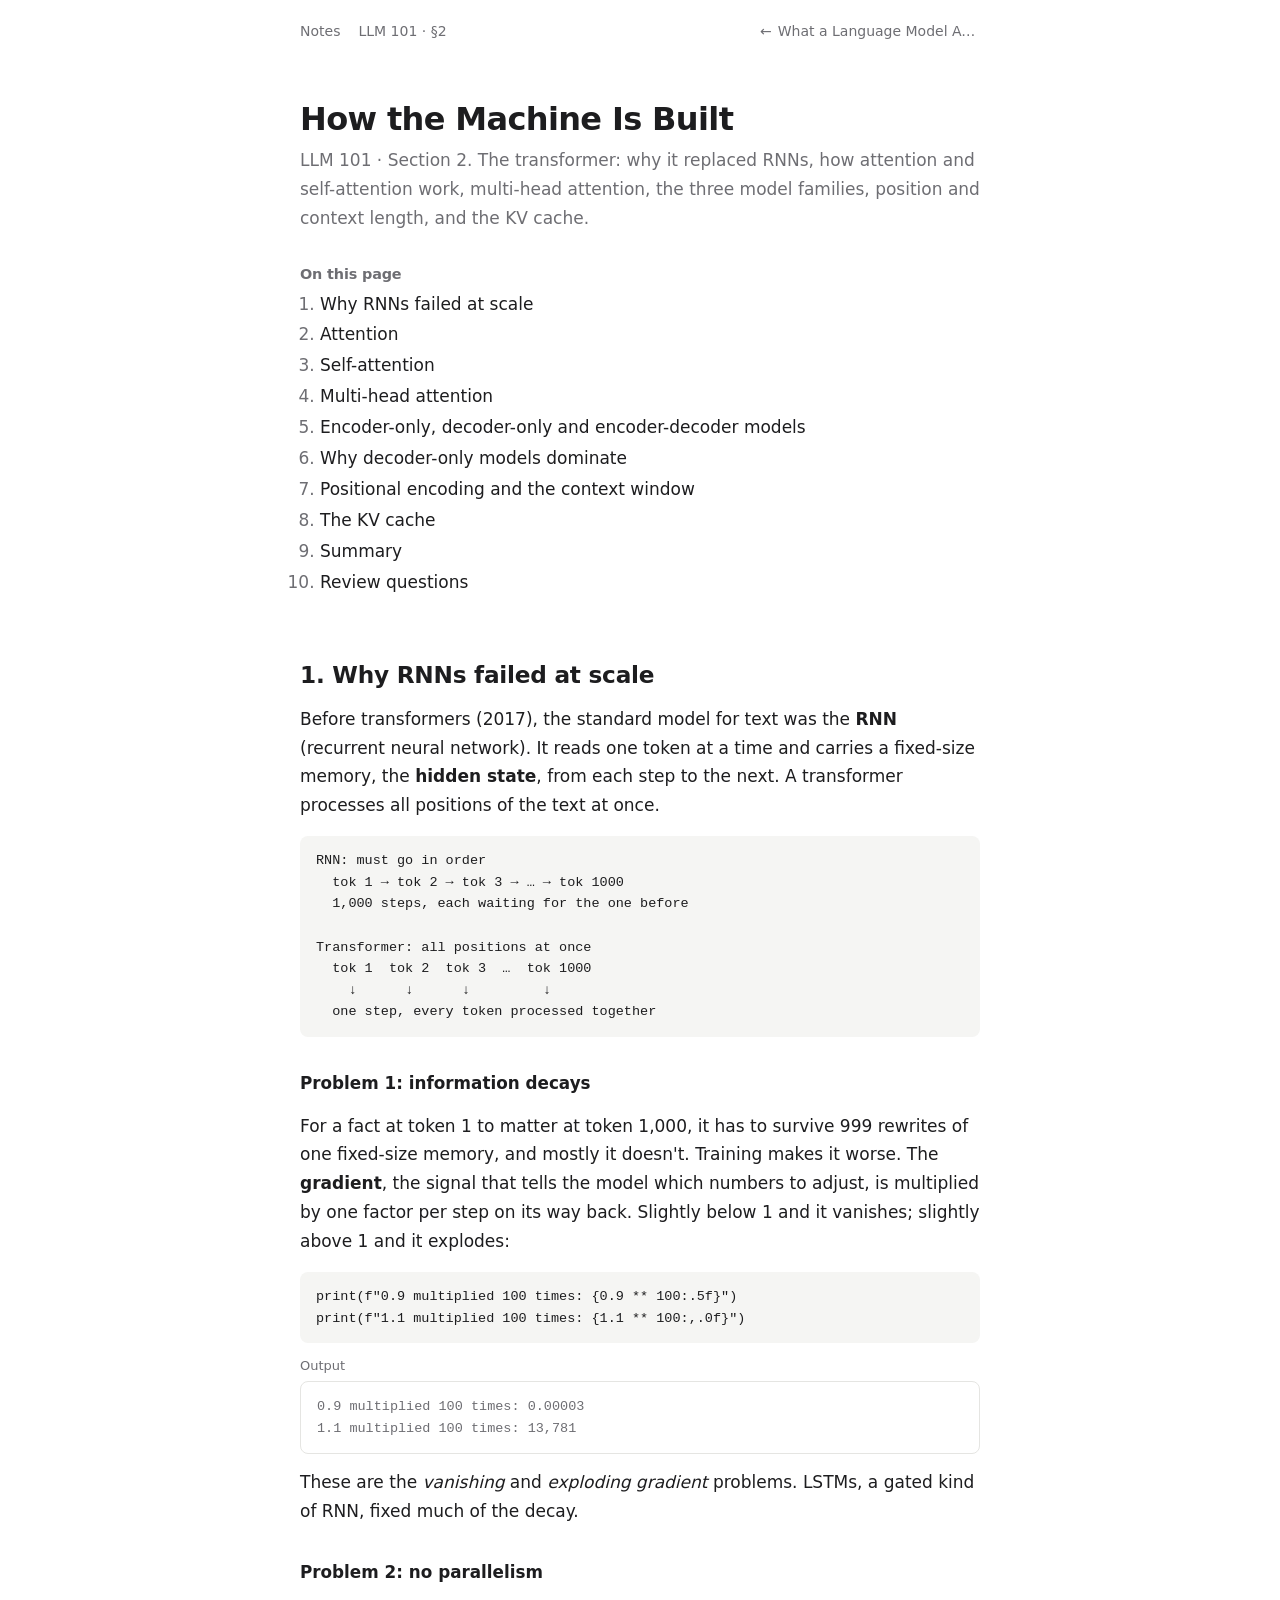
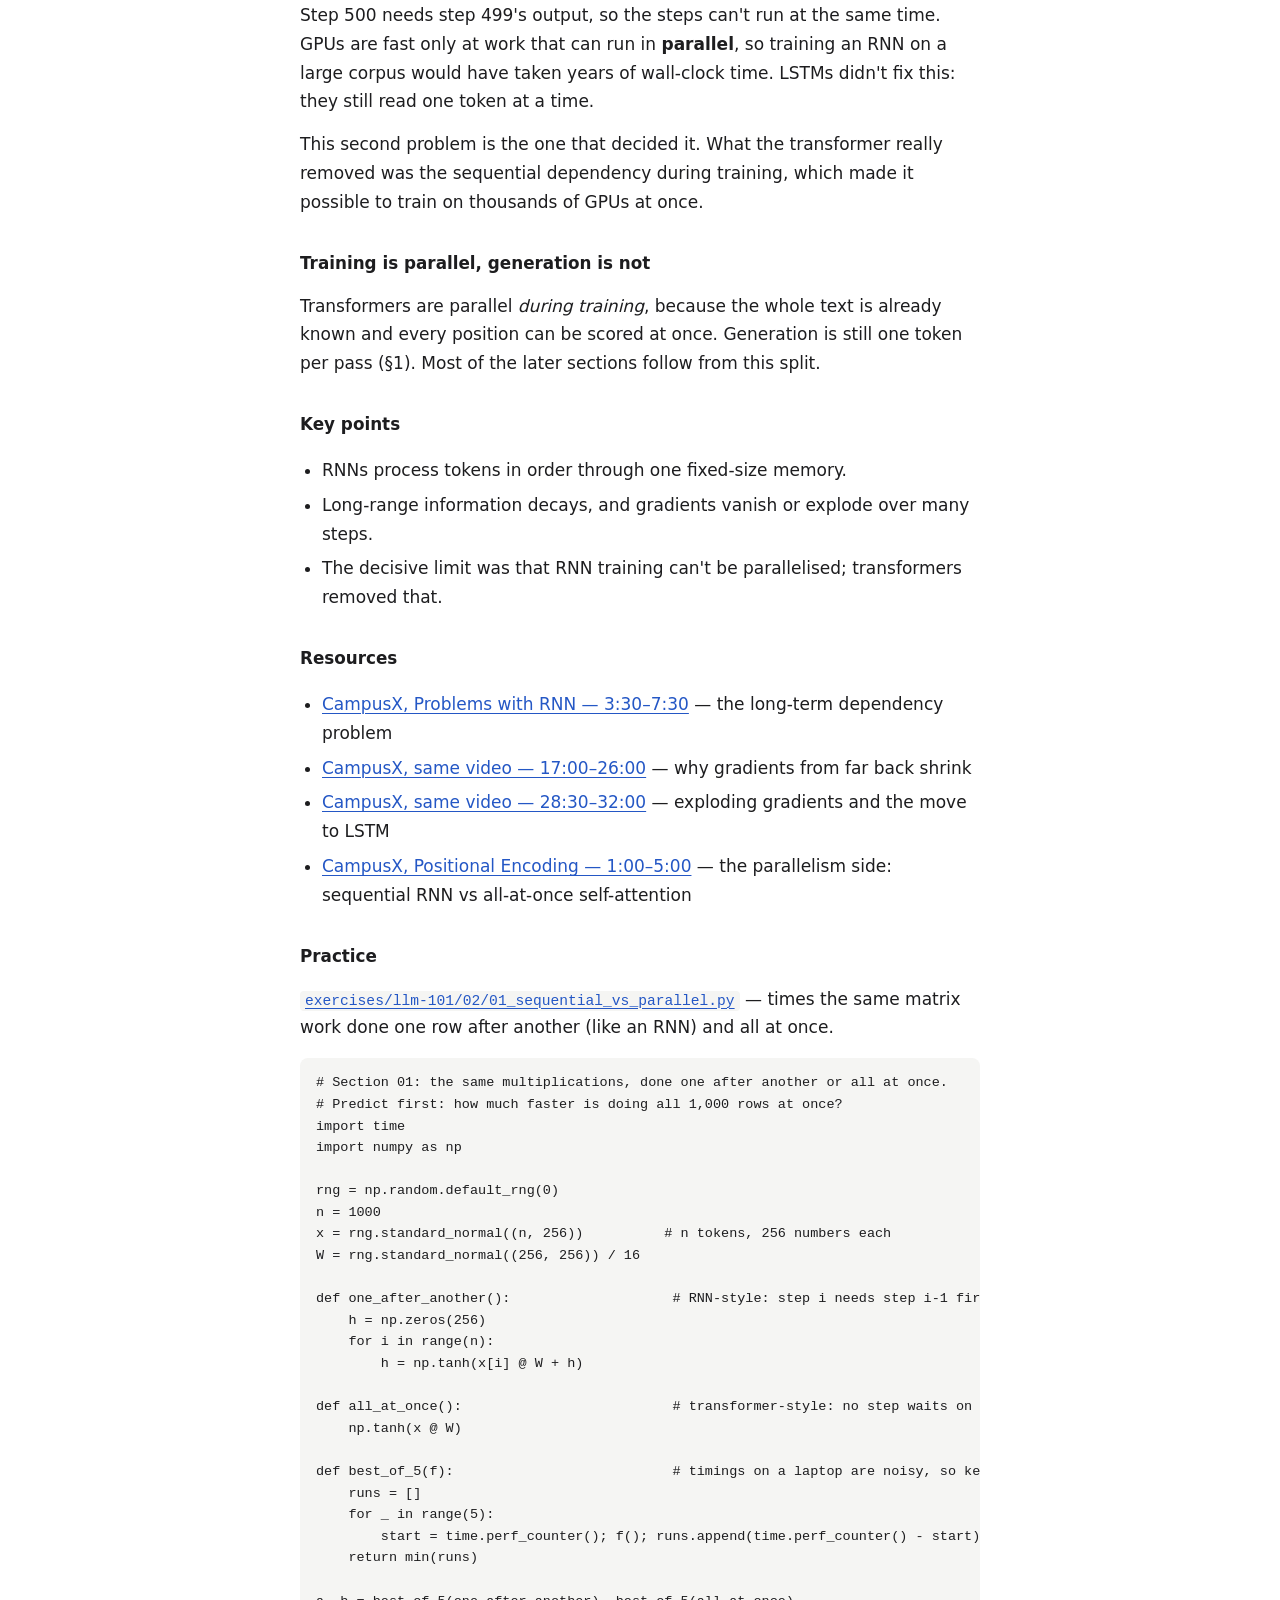
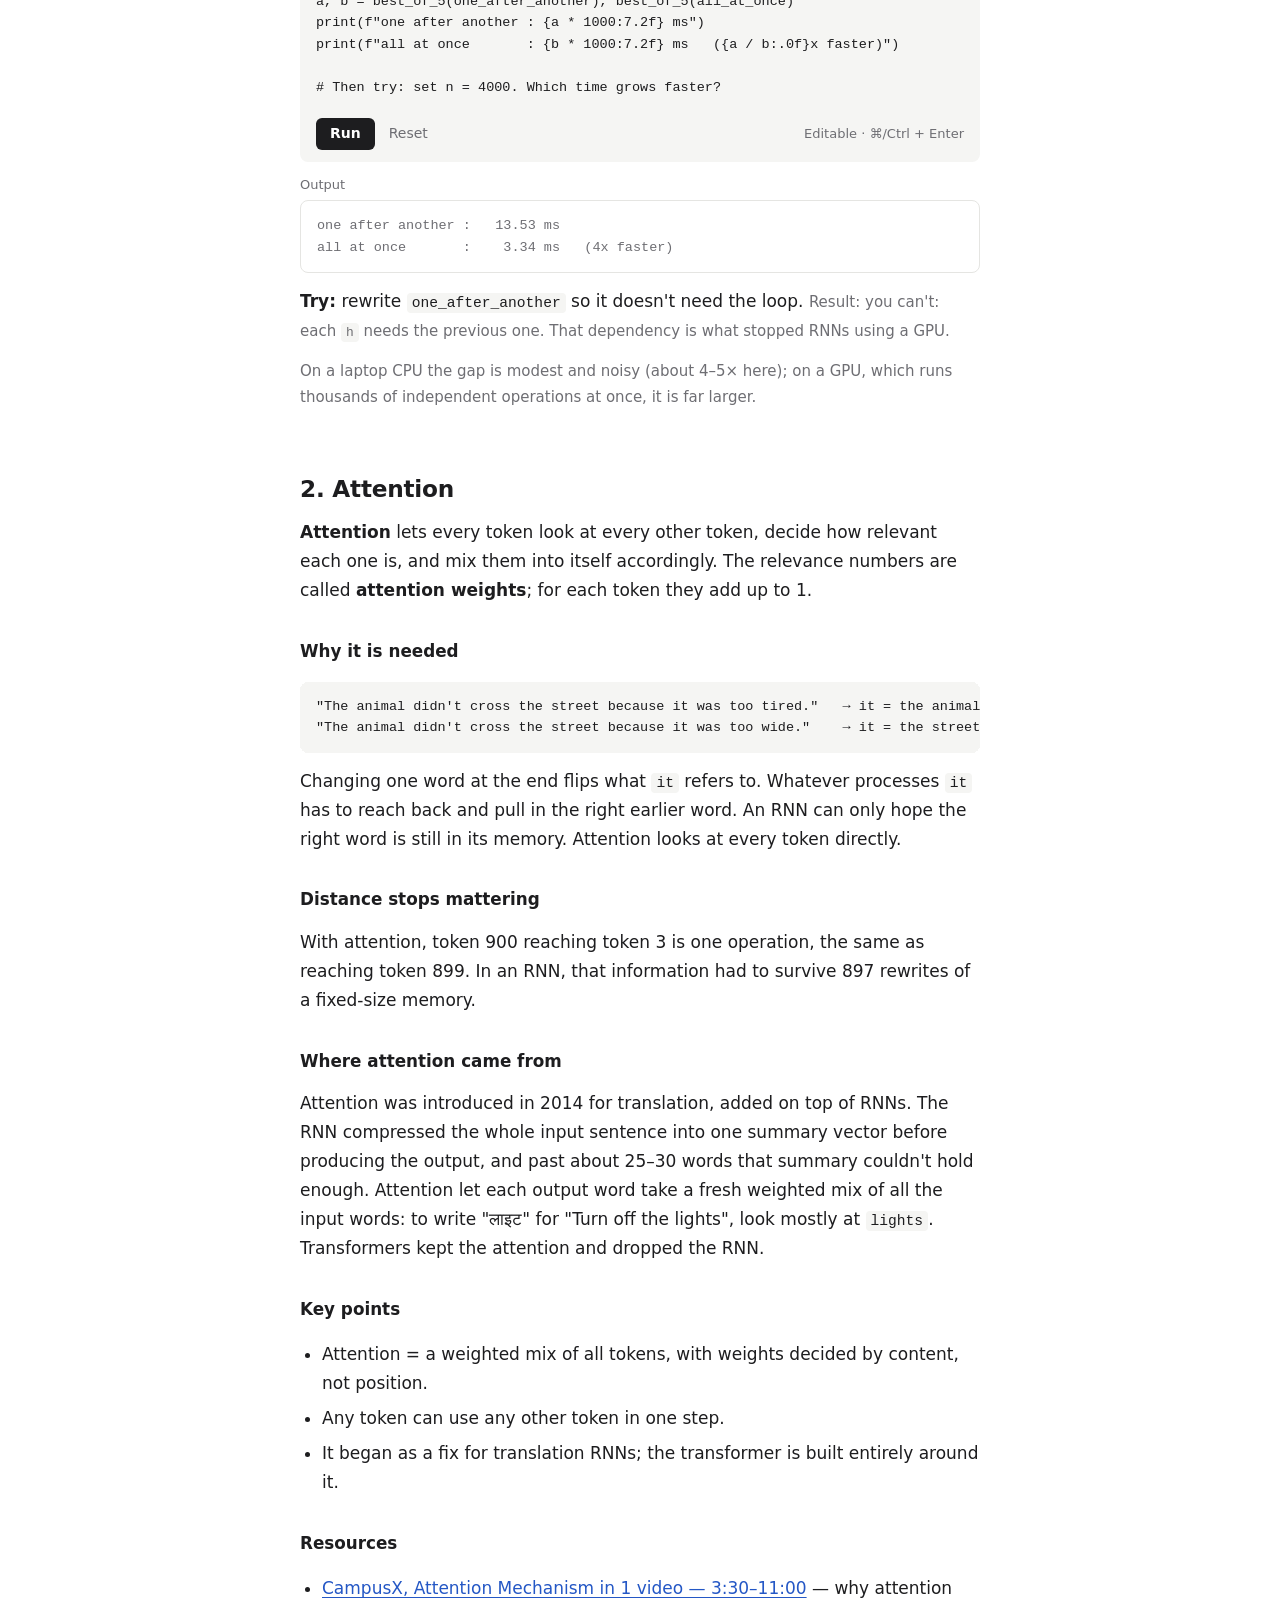
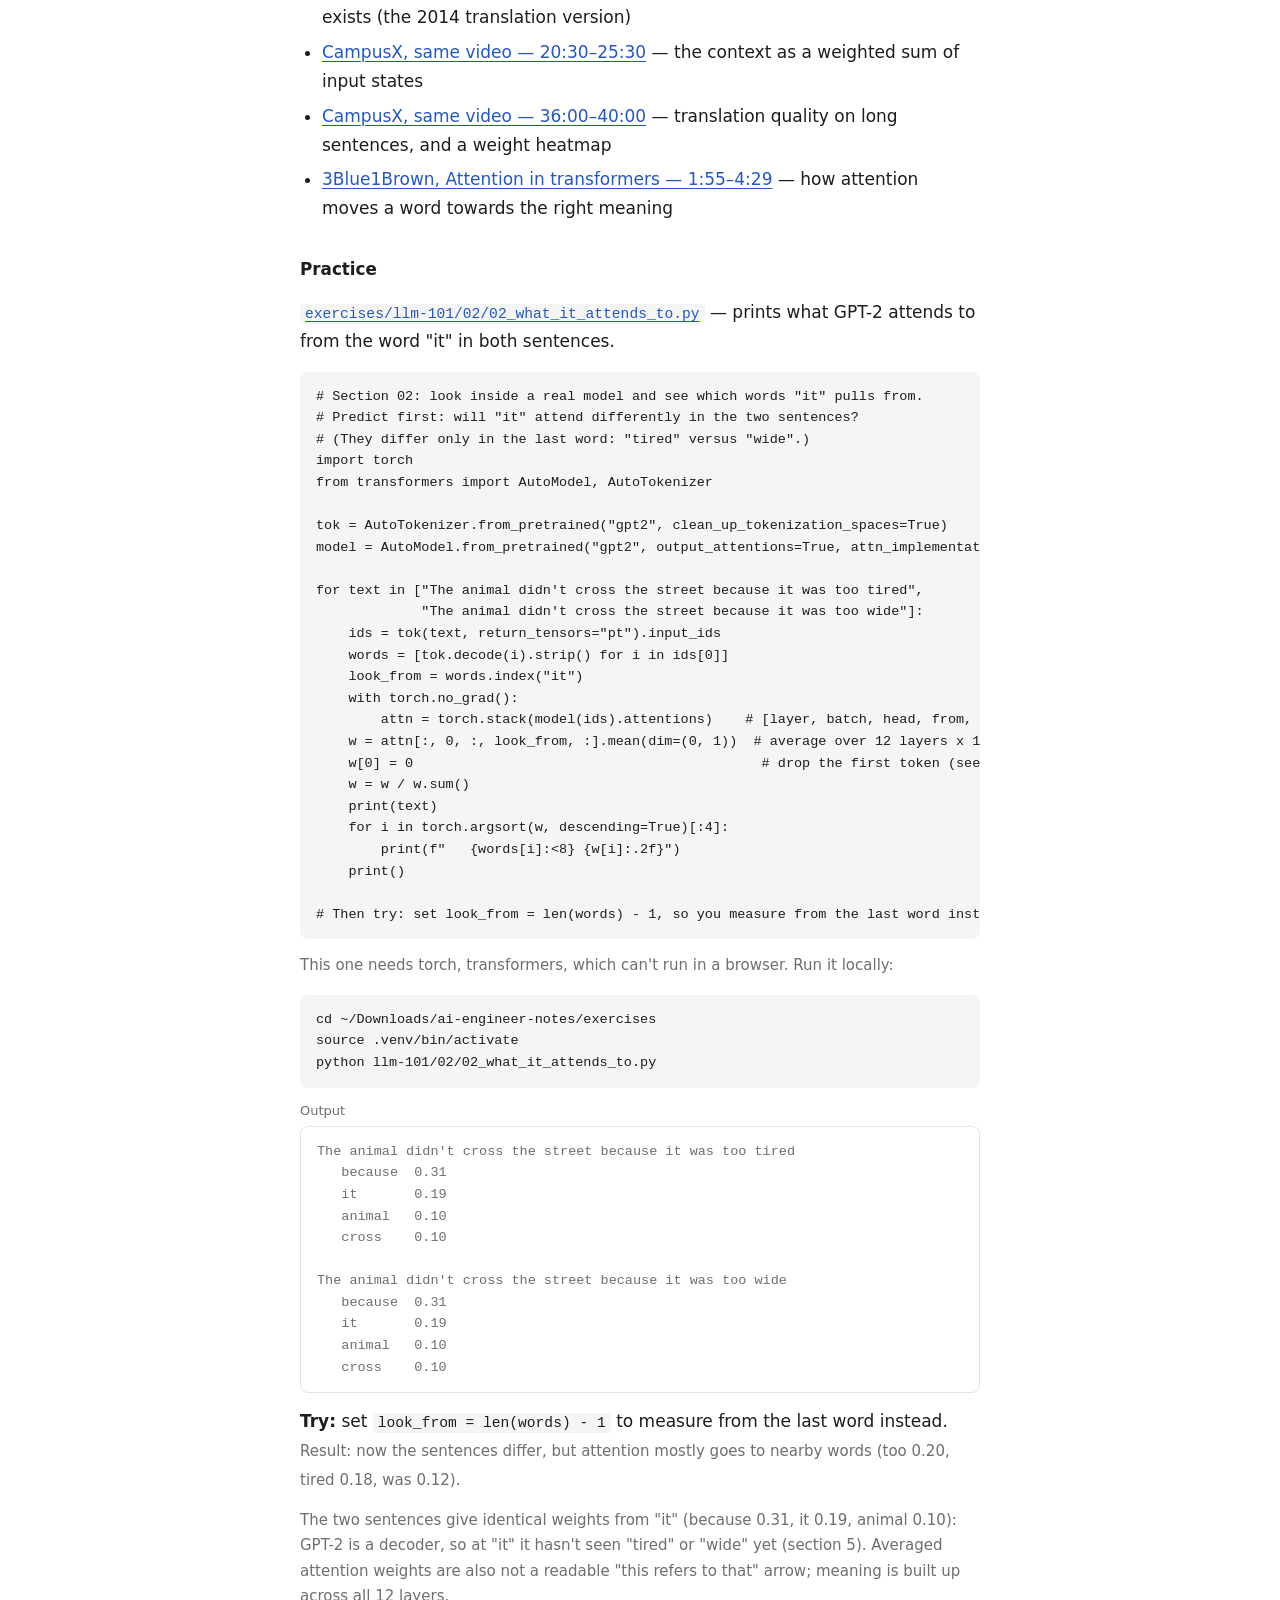
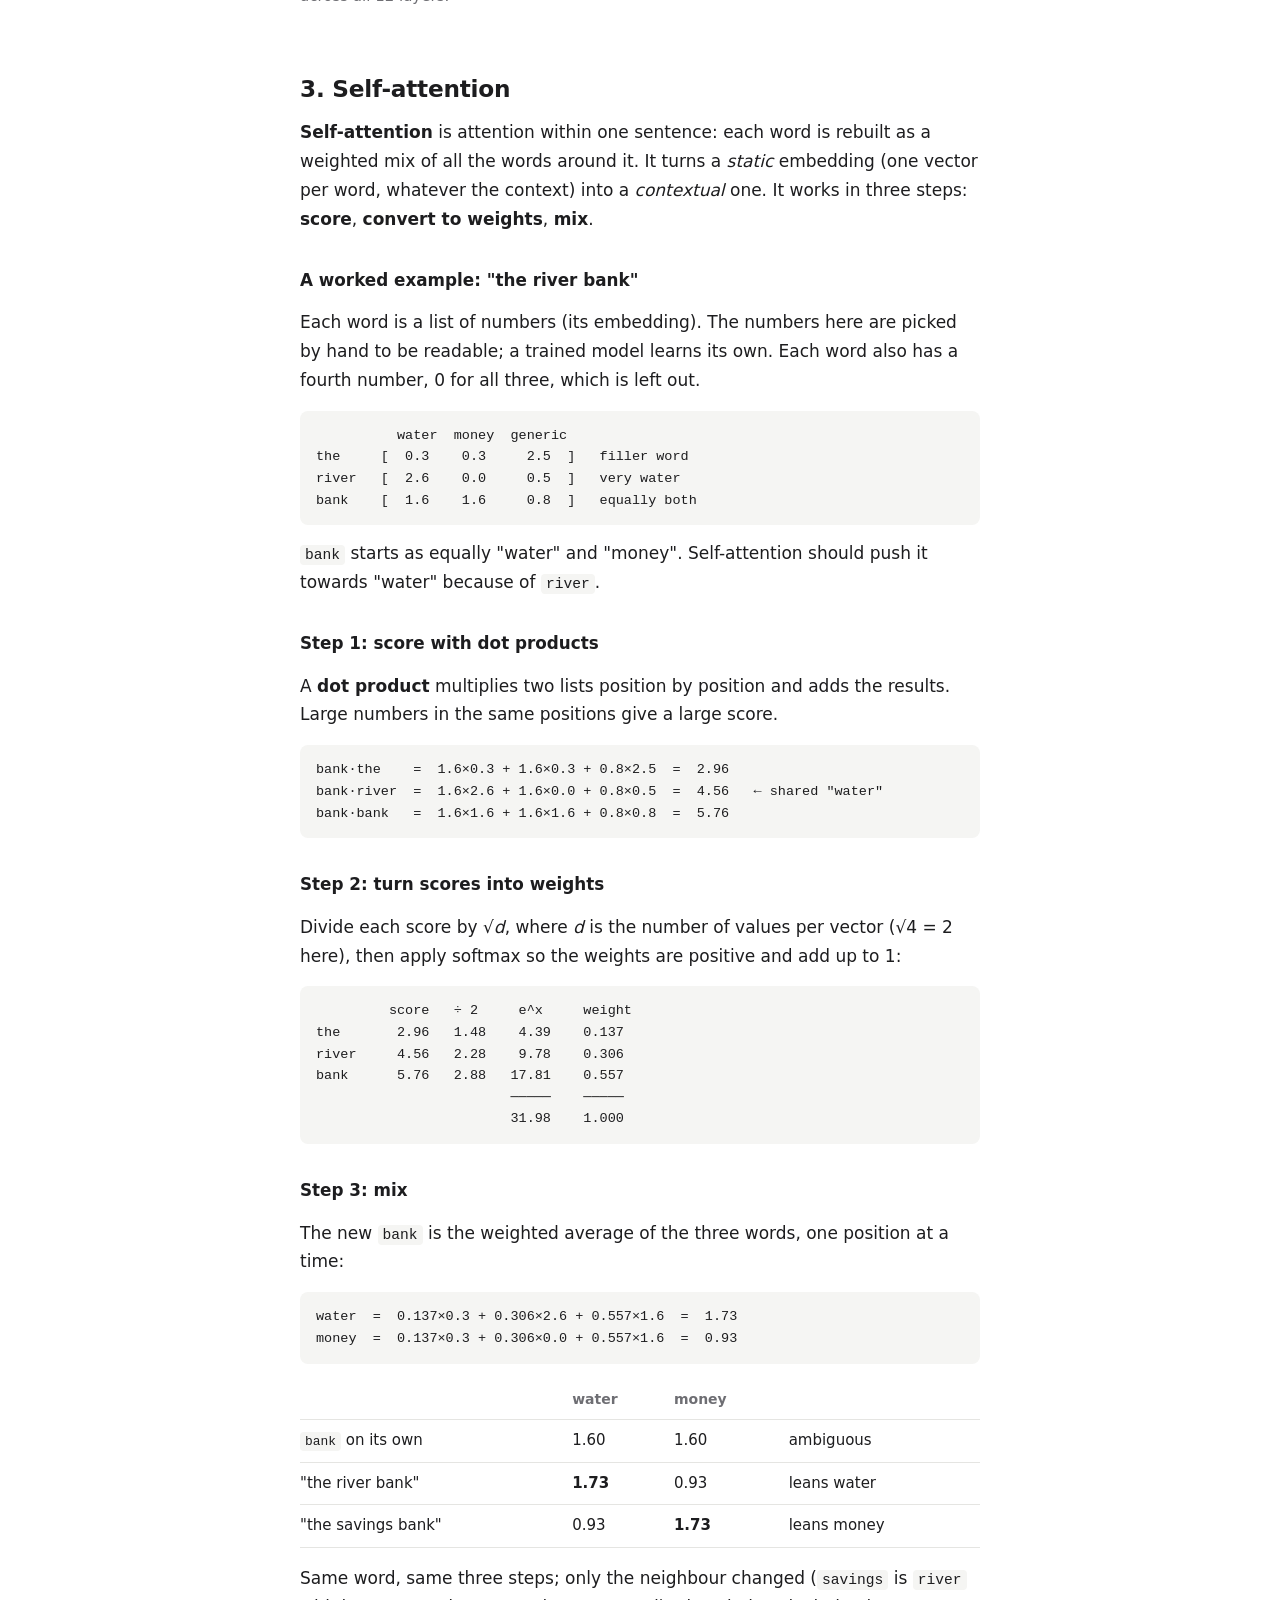
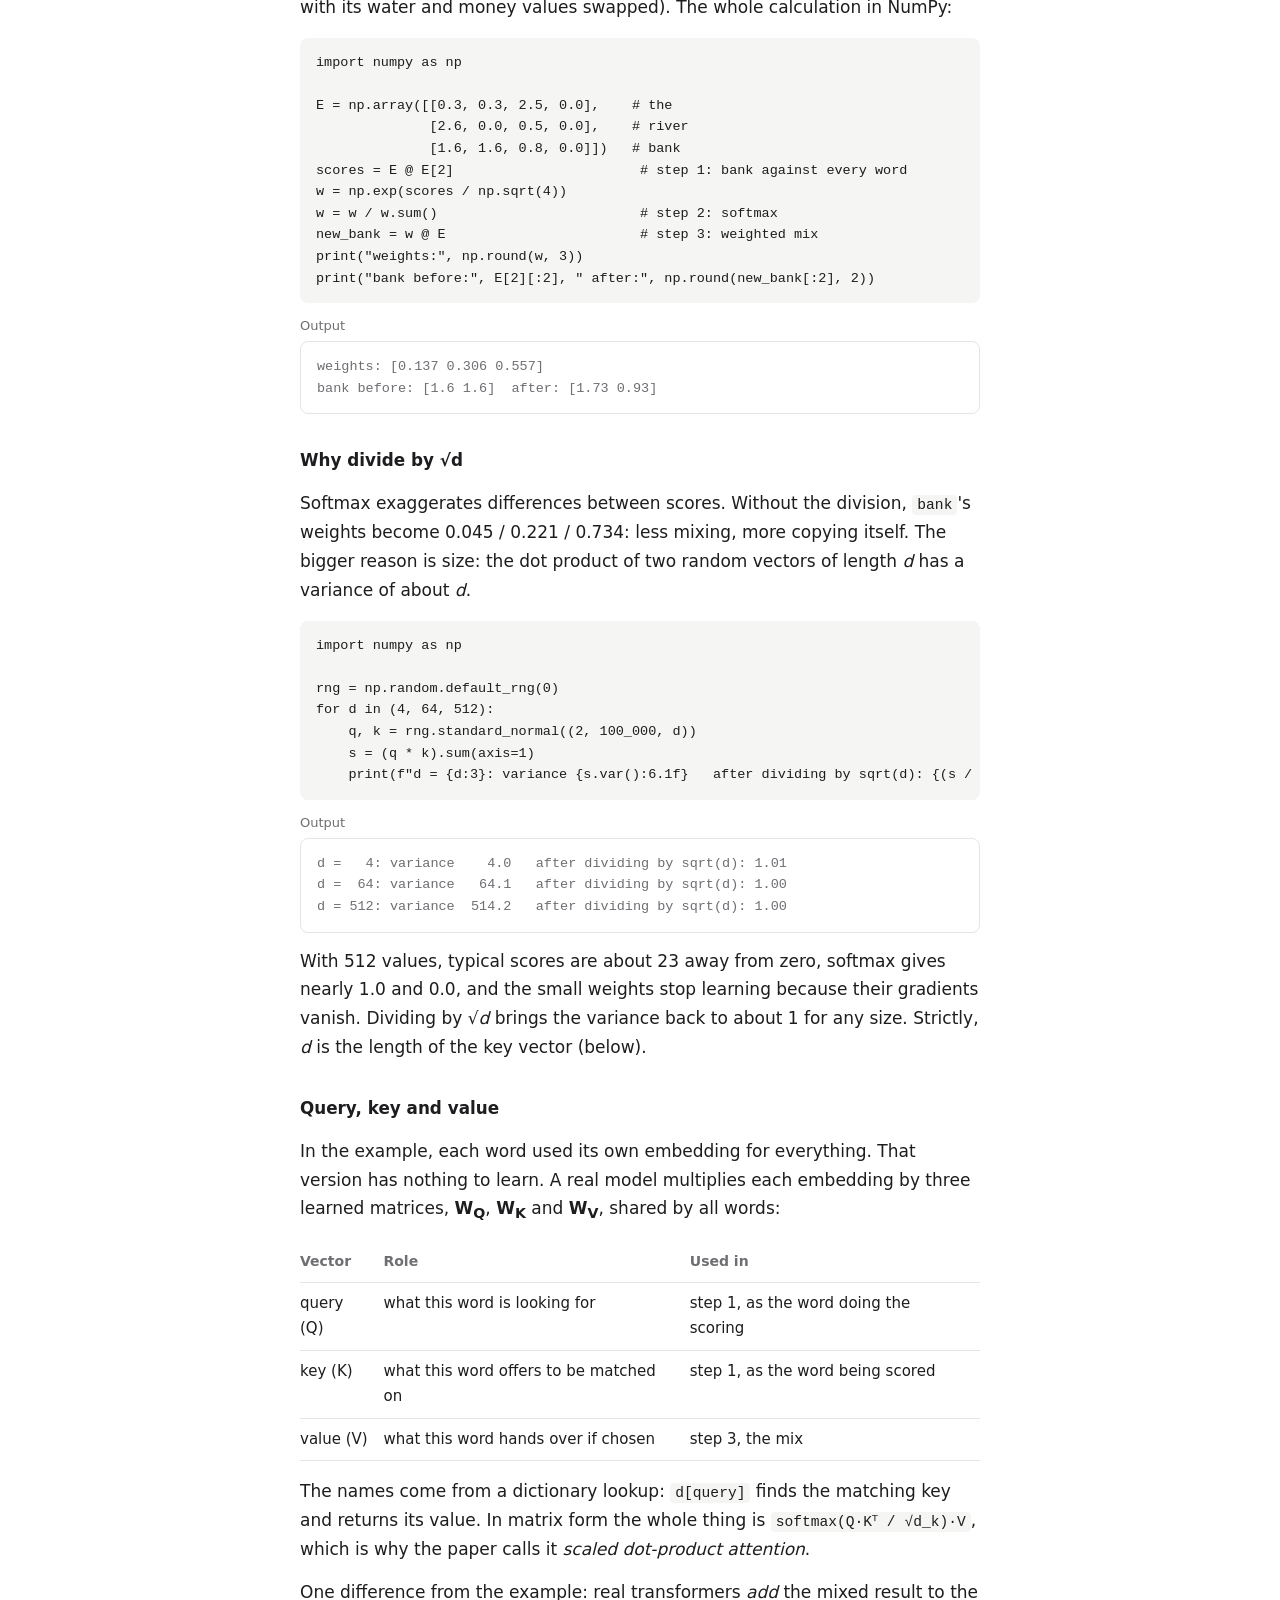
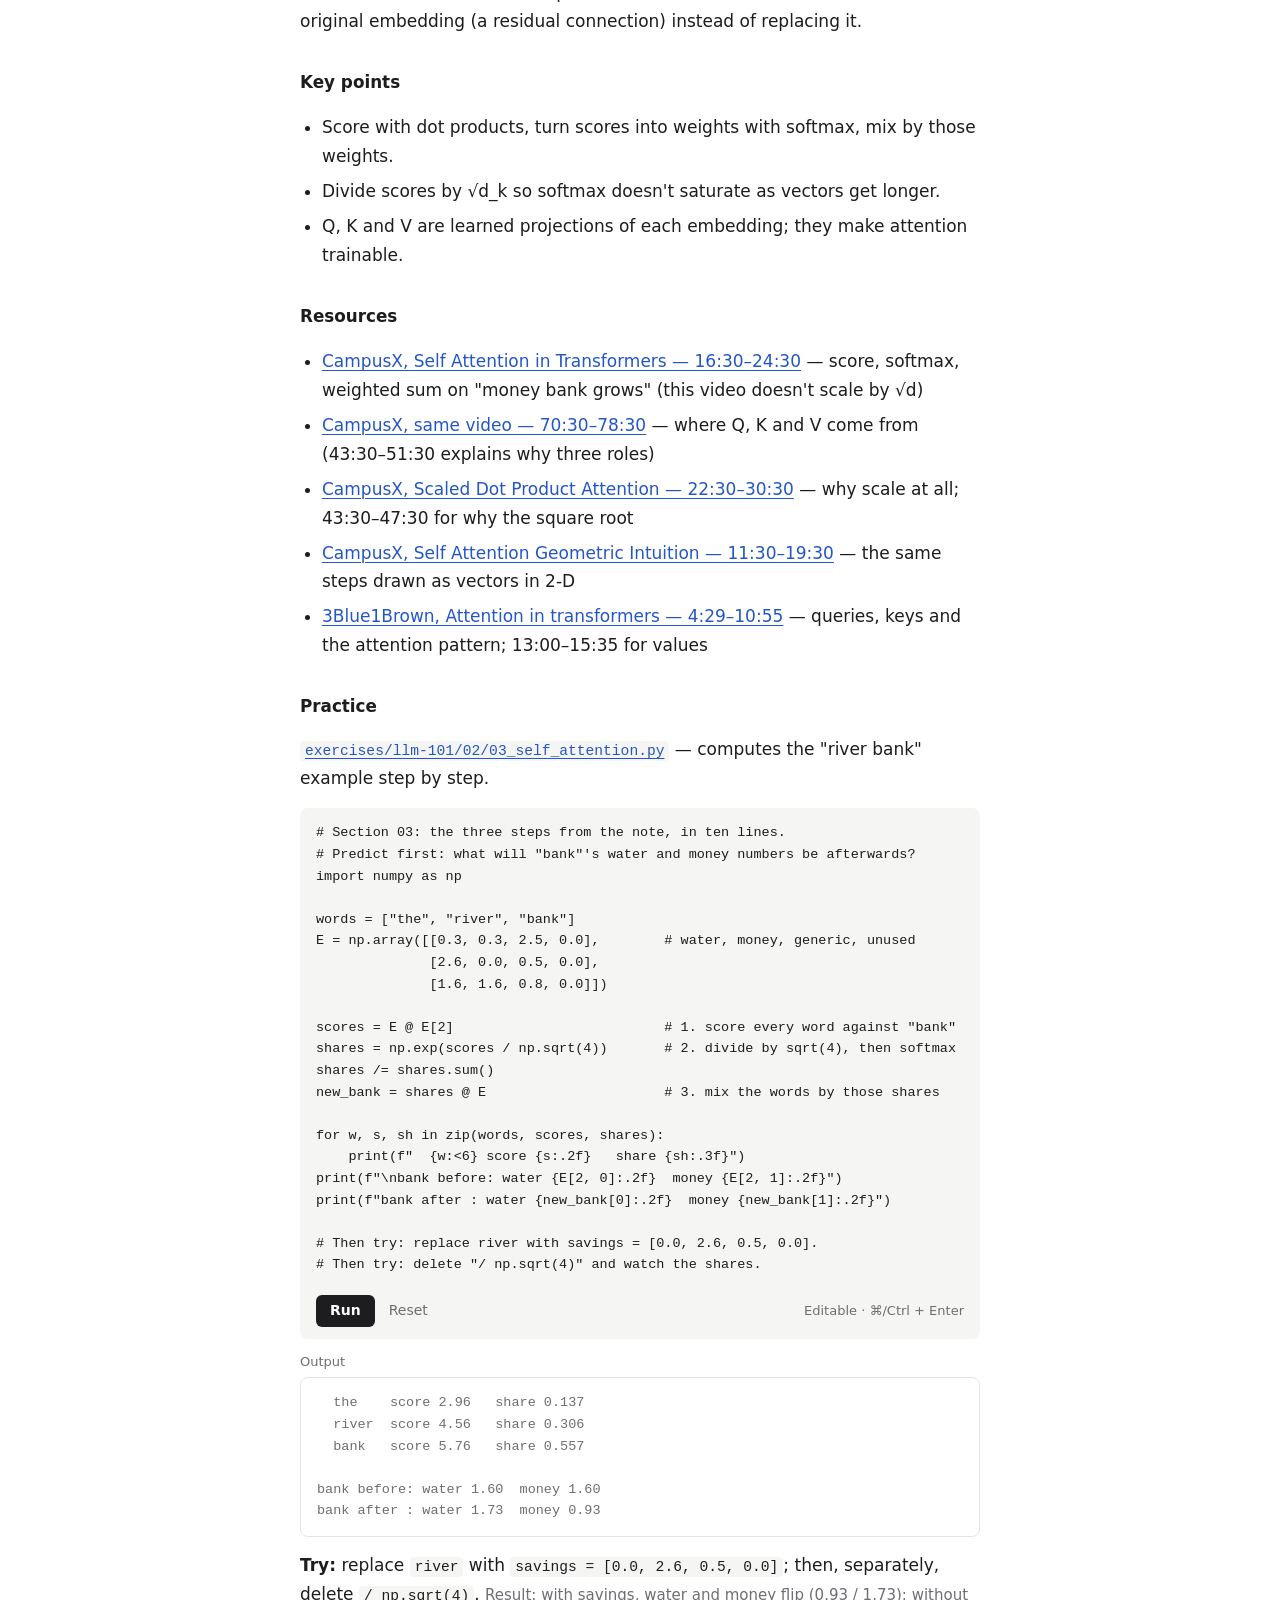
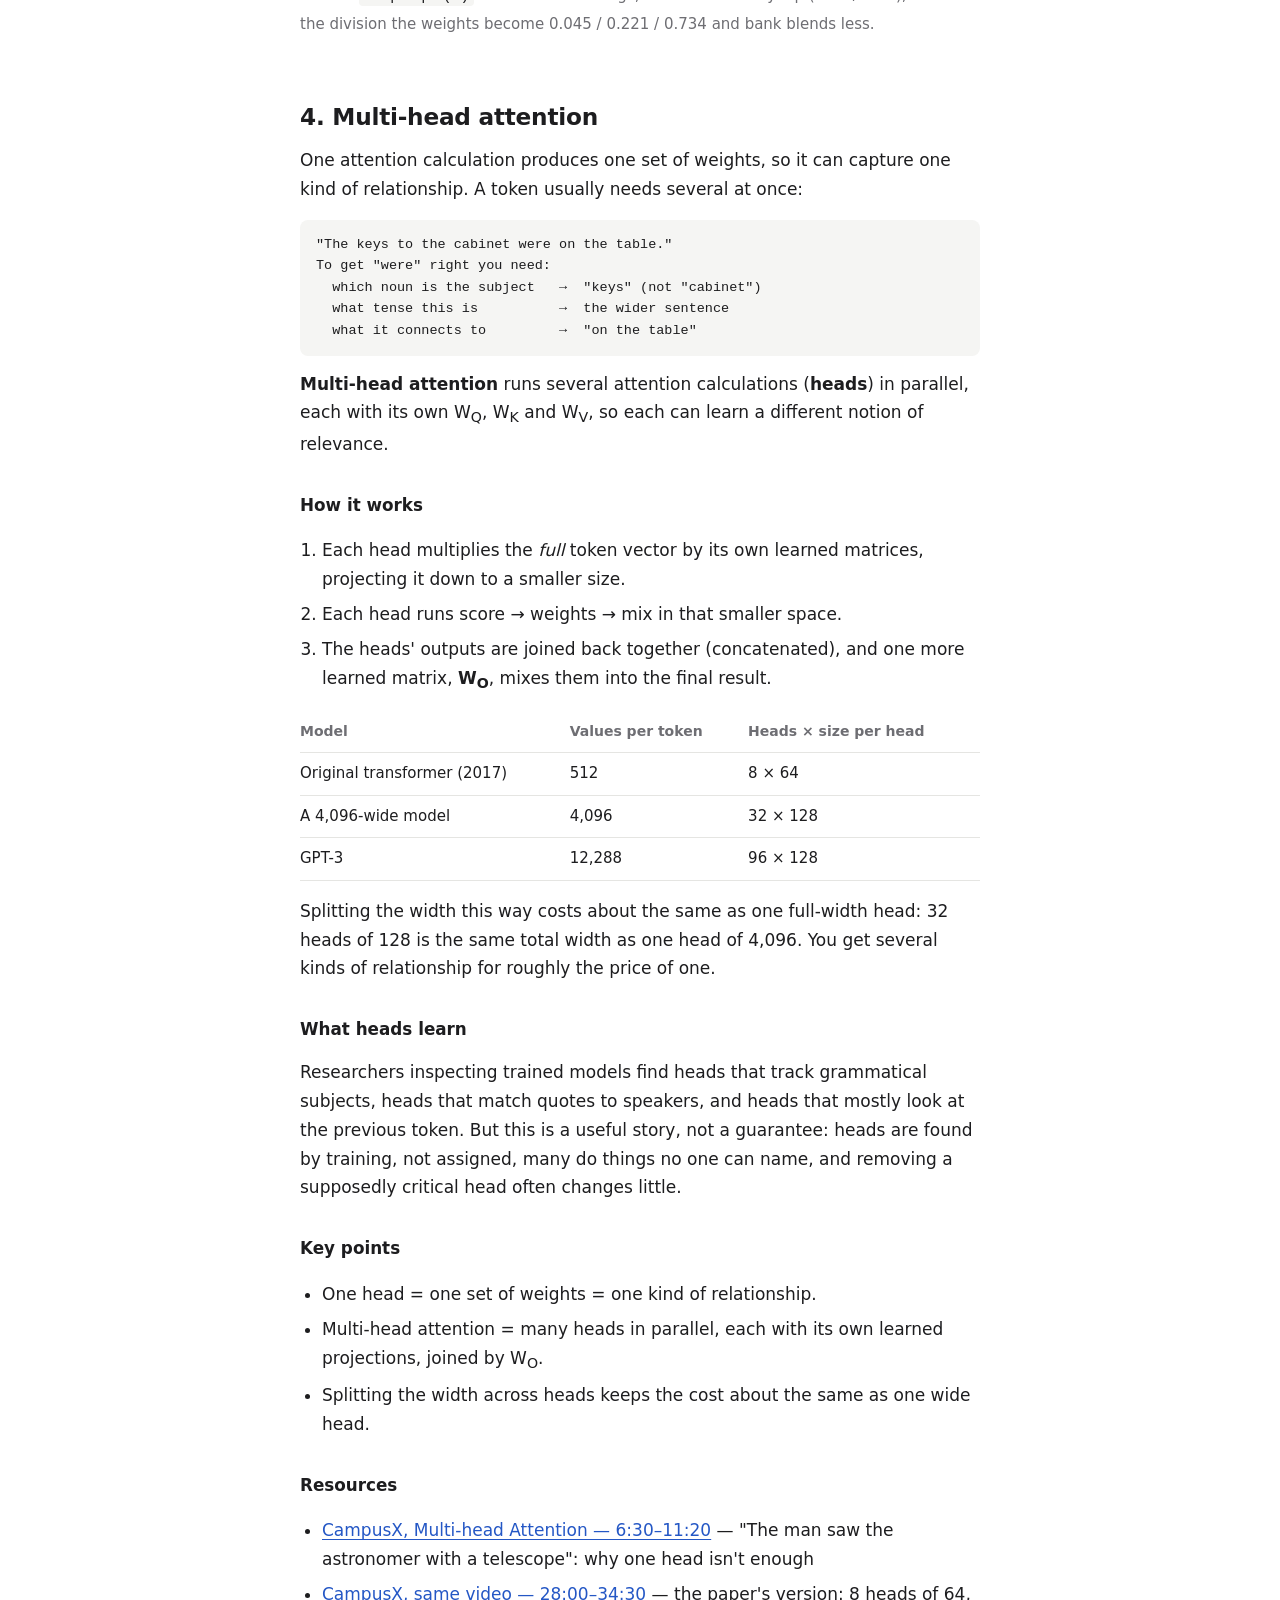
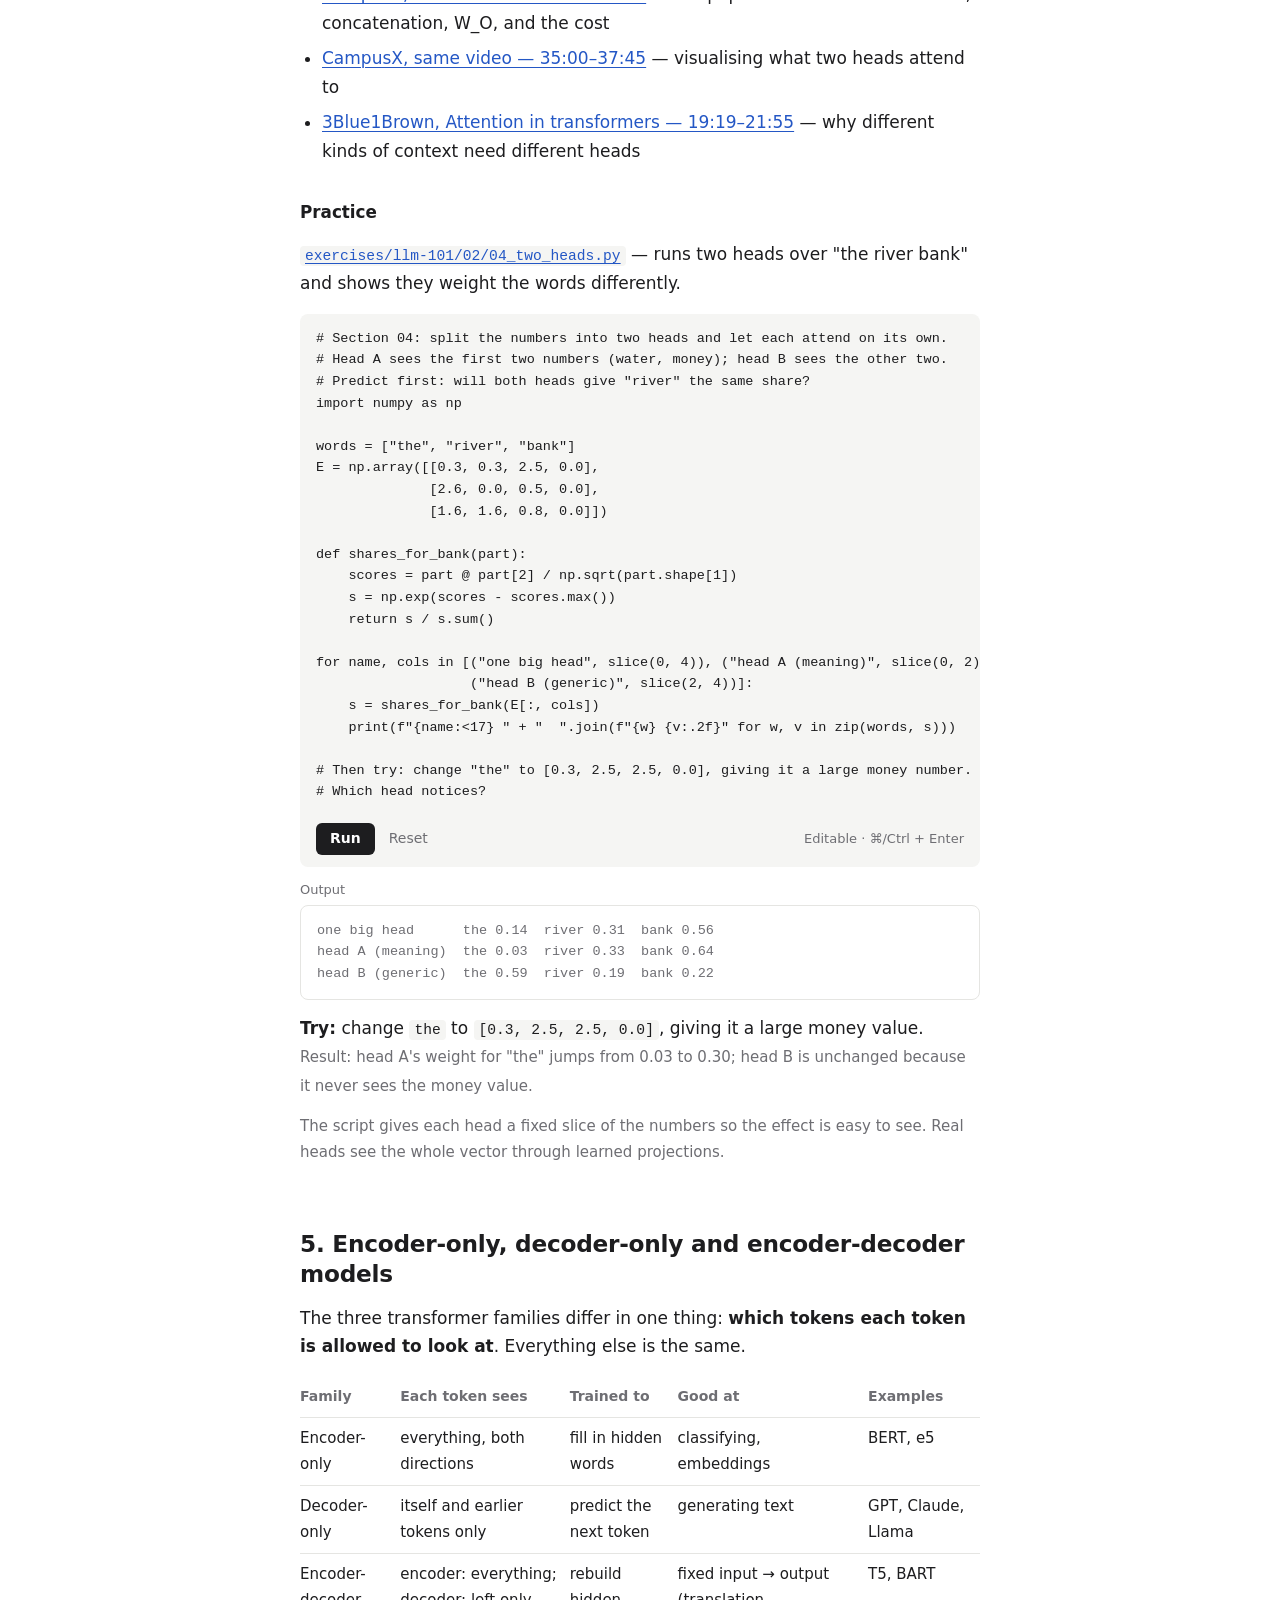
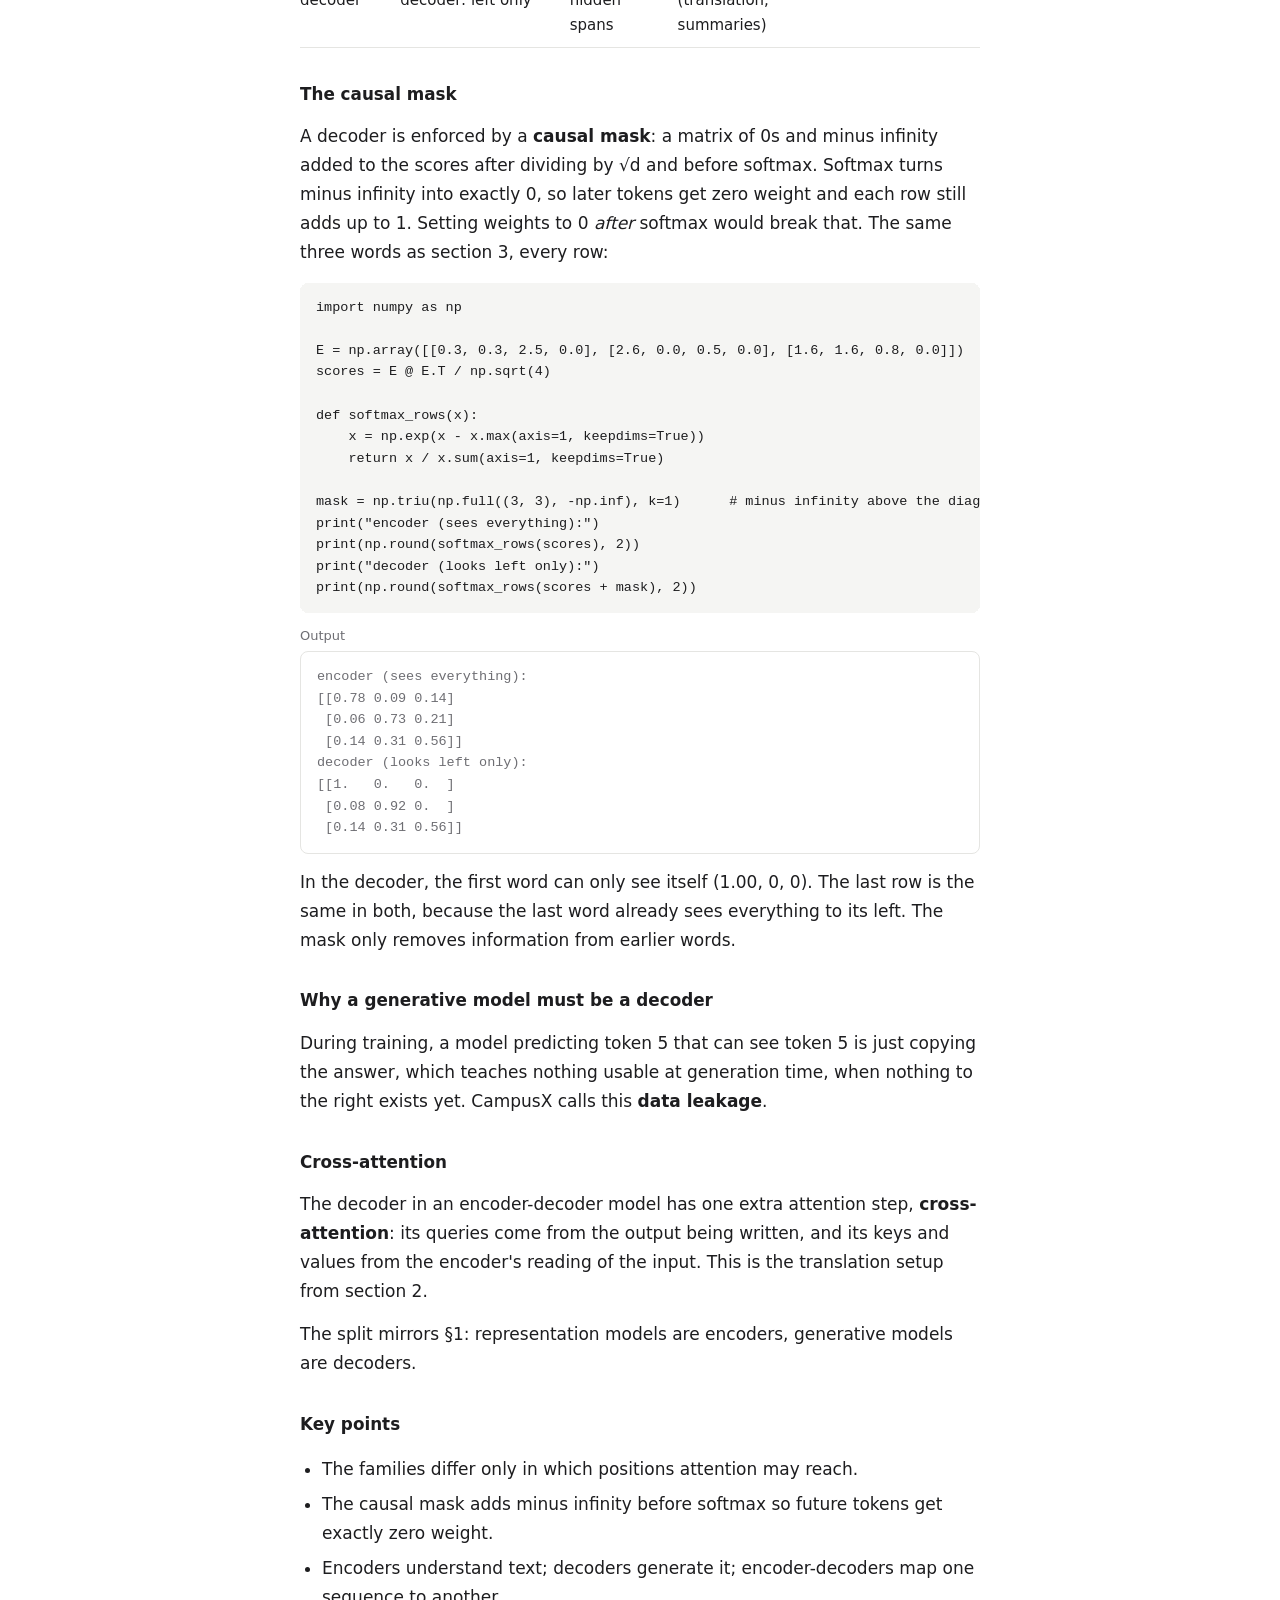
<file: notes/llm-101/02-transformer-architecture/index.html>
<!doctype html>
<html lang="en">
<head>
<meta charset="utf-8">
<meta name="viewport" content="width=device-width,initial-scale=1">
<title>How the Machine Is Built</title>
<meta name="description" content="LLM 101 notes on the transformer: why RNNs failed, attention, self-attention, multi-head attention, encoder and decoder models, positional encoding, context windows and the KV cache.">
<style>
:root {
  --bg:#ffffff; --surface:#f5f5f3; --ink:#1d1d1f; --muted:#6e6e73; --rule:#e5e5e2;
  --accent:#2457c5; --signal:#b8431f; --accent-dim:#e8eefb; --signal-dim:#fbeae3;
  --f-body:-apple-system, BlinkMacSystemFont, "Segoe UI", system-ui, sans-serif;
  --f-mono:ui-monospace, "SF Mono", Menlo, Consolas, monospace;
}
@media (prefers-color-scheme: dark) { :root {
  --bg:#141414; --surface:#1e1e1e; --ink:#e8e8e6; --muted:#9a9a97; --rule:#2c2c2c;
  --accent:#8ab4f8; --signal:#f28b6b; --accent-dim:#1c2538; --signal-dim:#3a231b; } }
* { box-sizing: border-box; }
body { margin: 0; background: var(--bg); color: var(--ink); font-family: var(--f-body); font-size: 17px; line-height: 1.7; -webkit-font-smoothing: antialiased; }
.wrap { max-width: 720px; margin: 0 auto; padding: 0 20px 120px; }
.doc h1 { font-size: 2rem; font-weight: 700; line-height: 1.2; letter-spacing: -.02em; margin: 56px 0 8px; }
.doc .lead { color: var(--muted); margin: 0 0 32px; }
.doc .toc { margin: 0 0 48px; }
.doc .toc h2 { font-size: .9rem; font-weight: 600; color: var(--muted); margin: 0 0 6px; }
.doc .toc ol { margin: 0; padding-left: 20px; color: var(--muted); } .doc .toc li { margin: 2px 0; }
.doc .toc a { color: var(--ink); text-decoration: none; } .doc .toc a:hover { color: var(--accent); }
.doc a { color: var(--accent); text-decoration-thickness: 1px; text-underline-offset: 3px; }
.doc .sect { margin-top: 64px; scroll-margin-top: 24px; }
.doc h2 { font-size: 1.45rem; font-weight: 700; letter-spacing: -.01em; line-height: 1.3; margin: 0 0 12px; }
.doc h3 { font-size: 1.05rem; font-weight: 600; margin: 32px 0 8px; }
.doc p { margin: 14px 0; }
.doc ul, .doc ol { padding-left: 22px; } .doc li { margin: 6px 0; }
.doc code { font-family: var(--f-mono); font-size: .86em; background: var(--surface); padding: 2px 5px; border-radius: 4px; }
.doc pre { font-family: var(--f-mono); font-size: 13.5px; line-height: 1.6; padding: 14px 16px; overflow-x: auto; margin: 16px 0 6px; border-radius: 8px; white-space: pre; background: var(--surface); }
.doc pre code { background: none; padding: 0; }
.doc pre.output { background: transparent; border: 1px solid var(--rule); color: var(--muted); margin-top: 0; }
.doc .out-label { font-size: 13px; color: var(--muted); margin: 12px 0 4px; }
.doc .tbl-hold { overflow-x: auto; margin: 16px 0; }
.doc table { border-collapse: collapse; width: 100%; font-size: 15px; }
.doc th, .doc td { border-bottom: 1px solid var(--rule); padding: 8px 12px 8px 0; text-align: left; vertical-align: top; }
.doc th { font-weight: 600; color: var(--muted); font-size: 14px; }
.doc .aside { padding-left: 16px; border-left: 2px solid var(--rule); margin: 24px 0; color: var(--muted); }
.doc .small { color: var(--muted); font-size: 15px; }
.doc figure { margin: 28px 0; } .doc figure svg { max-width: 100%; height: auto; display: block; color: var(--ink); }
.doc figcaption { font-size: 15px; color: var(--muted); margin-top: 10px; }
.doc details.answers { margin-top: 20px; } .doc details.answers summary { cursor: pointer; font-weight: 600; }
/* practice runner */
.runner { background: var(--surface); border-radius: 8px; margin: 16px 0 6px; overflow: hidden; }
.runner .rcode { display: block; width: 100%; border: 0; background: transparent; color: var(--ink);
  font-family: var(--f-mono); font-size: 13.5px; line-height: 1.6; padding: 14px 16px; resize: none; overflow: hidden; tab-size: 4; white-space: pre; overflow-x: auto; }
.runner .rcode:focus { outline: none; }
.runner .rbar { display: flex; flex-wrap: wrap; align-items: center; gap: 12px; padding: 4px 16px 12px; }
.runner button { font: inherit; font-size: 14px; font-weight: 600; padding: 4px 14px; border-radius: 6px; cursor: pointer;
  border: 0; background: var(--ink); color: var(--bg); }
.runner .rreset { background: transparent; color: var(--muted); padding: 4px 2px; font-weight: 500; }
.runner button:disabled { opacity: .5; cursor: wait; }
.runner .rhint { font-size: 13px; color: var(--muted); margin-left: auto; }
.runner .rout { margin: 0; border-radius: 0; border-top: 1px solid var(--rule); background: transparent; color: var(--ink); }
.runner .rout.err { color: var(--signal); }
</style>
</head>
<body>
<!--CHROME:START-->
<style>
  .note-chrome{font-size:14px;color:var(--muted)}
  .note-chrome .inner{max-width:720px;margin:0 auto;padding:20px 20px 0;
    display:flex;flex-wrap:wrap;gap:6px 18px;align-items:baseline}
  .note-chrome a{color:var(--muted);text-decoration:none}
  .note-chrome a:hover{color:var(--ink)}
  .note-chrome .spacer{flex:1 1 auto}
  .nav-adj{display:inline-flex;gap:6px;align-items:baseline;max-width:220px}
  .nav-t{overflow:hidden;text-overflow:ellipsis;white-space:nowrap}
  @media print{.note-chrome{display:none}}
</style>
<nav class="note-chrome"><div class="inner">
  <a href="../../../">Notes</a>
  <span class="crumb">LLM 101 &middot; &sect;2</span>
  <span class="spacer"></span>
  <a class="nav-adj" href="../../llm-101/01-what-is-a-large-language-model/"><span class="nav-dir">&larr;</span><span class="nav-t">What a Language Model Actually Does</span></a>
  
</div></nav>
<script>
/* the site follows the system light/dark setting; drop any choice saved by the old toggle */
try{localStorage.removeItem('aen-theme')}catch(e){}
</script>
<!--CHROME:END-->
<div class="wrap"><div class="doc">
<h1>How the Machine Is Built</h1>
<p class="lead">LLM 101 · Section 2. The transformer: why it replaced RNNs, how attention and self-attention work, multi-head attention, the three model families, position and context length, and the KV cache.</p>
<nav class="toc"><h2>On this page</h2><ol><li><a href="#s1">Why RNNs failed at scale</a></li><li><a href="#s2">Attention</a></li><li><a href="#s3">Self-attention</a></li><li><a href="#s4">Multi-head attention</a></li><li><a href="#s5">Encoder-only, decoder-only and encoder-decoder models</a></li><li><a href="#s6">Why decoder-only models dominate</a></li><li><a href="#s7">Positional encoding and the context window</a></li><li><a href="#s8">The KV cache</a></li><li><a href="#summary">Summary</a></li><li><a href="#review">Review questions</a></li></ol></nav>

<section class="sect" id="s1">
<h2>1. Why RNNs failed at scale</h2>

<p>Before transformers (2017), the standard model for text was the <strong>RNN</strong> (recurrent neural network). It reads one token at a time and carries a fixed-size memory, the <strong>hidden state</strong>, from each step to the next. A transformer processes all positions of the text at once.</p>
<pre class="code">RNN: must go in order
  tok 1 → tok 2 → tok 3 → … → tok 1000
  1,000 steps, each waiting for the one before

Transformer: all positions at once
  tok 1  tok 2  tok 3  …  tok 1000
    ↓      ↓      ↓         ↓
  one step, every token processed together</pre>

<h3>Problem 1: information decays</h3>
<p>For a fact at token 1 to matter at token 1,000, it has to survive 999 rewrites of one fixed-size memory, and mostly it doesn't. Training makes it worse. The <strong>gradient</strong>, the signal that tells the model which numbers to adjust, is multiplied by one factor per step on its way back. Slightly below 1 and it vanishes; slightly above 1 and it explodes:</p>
<pre class="code">print(f"0.9 multiplied 100 times: {0.9 ** 100:.5f}")
print(f"1.1 multiplied 100 times: {1.1 ** 100:,.0f}")</pre>
<div class="out-label">Output</div>
<pre class="output">0.9 multiplied 100 times: 0.00003
1.1 multiplied 100 times: 13,781</pre>
<p>These are the <em>vanishing</em> and <em>exploding gradient</em> problems. LSTMs, a gated kind of RNN, fixed much of the decay.</p>

<h3>Problem 2: no parallelism</h3>
<p>Step 500 needs step 499's output, so the steps can't run at the same time. GPUs are fast only at work that can run in <strong>parallel</strong>, so training an RNN on a large corpus would have taken years of wall-clock time. LSTMs didn't fix this: they still read one token at a time.</p>
<p>This second problem is the one that decided it. What the transformer really removed was the sequential dependency during training, which made it possible to train on thousands of GPUs at once.</p>

<h3>Training is parallel, generation is not</h3>
<p>Transformers are parallel <em>during training</em>, because the whole text is already known and every position can be scored at once. Generation is still one token per pass (§1). Most of the later sections follow from this split.</p>

<h3>Key points</h3>
<ul class="points"><li>RNNs process tokens in order through one fixed-size memory.</li><li>Long-range information decays, and gradients vanish or explode over many steps.</li><li>The decisive limit was that RNN training can't be parallelised; transformers removed that.</li></ul>

<h3>Resources</h3><ul class="res"><li><a href="https://www.youtube.com/watch?v=AWHSZzp96kM&t=210s">CampusX, Problems with RNN — 3:30–7:30</a> — the long-term dependency problem</li><li><a href="https://www.youtube.com/watch?v=AWHSZzp96kM&t=1020s">CampusX, same video — 17:00–26:00</a> — why gradients from far back shrink</li><li><a href="https://www.youtube.com/watch?v=AWHSZzp96kM&t=1710s">CampusX, same video — 28:30–32:00</a> — exploding gradients and the move to LSTM</li><li><a href="https://www.youtube.com/watch?v=GeoQBNNqIbM&t=60s">CampusX, Positional Encoding — 1:00–5:00</a> — the parallelism side: sequential RNN vs all-at-once self-attention</li></ul>
<h3>Practice</h3>
<p><a href="https://github.com/darshvn/ai-engineer-notes/blob/main/exercises/llm-101/02/01_sequential_vs_parallel.py"><code>exercises/llm-101/02/01_sequential_vs_parallel.py</code></a> — times the same matrix work done one row after another (like an RNN) and all at once.</p>
<div class="runner" data-file="llm-101/02/01_sequential_vs_parallel.py"><textarea class="rcode" spellcheck="false" aria-label="Code for llm-101/02/01_sequential_vs_parallel.py"># Section 01: the same multiplications, done one after another or all at once.
# Predict first: how much faster is doing all 1,000 rows at once?
import time
import numpy as np

rng = np.random.default_rng(0)
n = 1000
x = rng.standard_normal((n, 256))          # n tokens, 256 numbers each
W = rng.standard_normal((256, 256)) / 16

def one_after_another():                    # RNN-style: step i needs step i-1 first
    h = np.zeros(256)
    for i in range(n):
        h = np.tanh(x[i] @ W + h)

def all_at_once():                          # transformer-style: no step waits on another
    np.tanh(x @ W)

def best_of_5(f):                           # timings on a laptop are noisy, so keep the best run
    runs = []
    for _ in range(5):
        start = time.perf_counter(); f(); runs.append(time.perf_counter() - start)
    return min(runs)

a, b = best_of_5(one_after_another), best_of_5(all_at_once)
print(f"one after another : {a * 1000:7.2f} ms")
print(f"all at once       : {b * 1000:7.2f} ms   ({a / b:.0f}x faster)")

# Then try: set n = 4000. Which time grows faster?</textarea><div class="rbar"><button class="rrun" type="button">Run</button><button class="rreset" type="button">Reset</button><span class="rhint">Editable · ⌘/Ctrl + Enter</span></div><pre class="rout" hidden></pre></div>
<div class="out-label">Output</div><pre class="output">one after another :   13.53 ms
all at once       :    3.34 ms   (4x faster)</pre>
<p><strong>Try:</strong> rewrite <code>one_after_another</code> so it doesn't need the loop. <span class="small">Result: you can't: each <code>h</code> needs the previous one. That dependency is what stopped RNNs using a GPU.</span></p>
<p class="small">On a laptop CPU the gap is modest and noisy (about 4–5× here); on a GPU, which runs thousands of independent operations at once, it is far larger.</p>

</section>

<section class="sect" id="s2">
<h2>2. Attention</h2>

<p><strong>Attention</strong> lets every token look at every other token, decide how relevant each one is, and mix them into itself accordingly. The relevance numbers are called <strong>attention weights</strong>; for each token they add up to 1.</p>

<h3>Why it is needed</h3>
<pre class="code">"The animal didn't cross the street because it was too tired."   → it = the animal
"The animal didn't cross the street because it was too wide."    → it = the street</pre>
<p>Changing one word at the end flips what <code>it</code> refers to. Whatever processes <code>it</code> has to reach back and pull in the right earlier word. An RNN can only hope the right word is still in its memory. Attention looks at every token directly.</p>

<h3>Distance stops mattering</h3>
<p>With attention, token 900 reaching token 3 is one operation, the same as reaching token 899. In an RNN, that information had to survive 897 rewrites of a fixed-size memory.</p>

<h3>Where attention came from</h3>
<p>Attention was introduced in 2014 for translation, added on top of RNNs. The RNN compressed the whole input sentence into one summary vector before producing the output, and past about 25–30 words that summary couldn't hold enough. Attention let each output word take a fresh weighted mix of all the input words: to write "लाइट" for "Turn off the lights", look mostly at <code>lights</code>. Transformers kept the attention and dropped the RNN.</p>

<h3>Key points</h3>
<ul class="points"><li>Attention = a weighted mix of all tokens, with weights decided by content, not position.</li><li>Any token can use any other token in one step.</li><li>It began as a fix for translation RNNs; the transformer is built entirely around it.</li></ul>

<h3>Resources</h3><ul class="res"><li><a href="https://www.youtube.com/watch?v=rj5V6q6-XUM&t=210s">CampusX, Attention Mechanism in 1 video — 3:30–11:00</a> — why attention exists (the 2014 translation version)</li><li><a href="https://www.youtube.com/watch?v=rj5V6q6-XUM&t=1230s">CampusX, same video — 20:30–25:30</a> — the context as a weighted sum of input states</li><li><a href="https://www.youtube.com/watch?v=rj5V6q6-XUM&t=2160s">CampusX, same video — 36:00–40:00</a> — translation quality on long sentences, and a weight heatmap</li><li><a href="https://www.youtube.com/watch?v=eMlx5fFNoYc&t=115s">3Blue1Brown, Attention in transformers — 1:55–4:29</a> — how attention moves a word towards the right meaning</li></ul>
<h3>Practice</h3>
<p><a href="https://github.com/darshvn/ai-engineer-notes/blob/main/exercises/llm-101/02/02_what_it_attends_to.py"><code>exercises/llm-101/02/02_what_it_attends_to.py</code></a> — prints what GPT-2 attends to from the word "it" in both sentences.</p>
<pre class="code"># Section 02: look inside a real model and see which words "it" pulls from.
# Predict first: will "it" attend differently in the two sentences?
# (They differ only in the last word: "tired" versus "wide".)
import torch
from transformers import AutoModel, AutoTokenizer

tok = AutoTokenizer.from_pretrained("gpt2", clean_up_tokenization_spaces=True)
model = AutoModel.from_pretrained("gpt2", output_attentions=True, attn_implementation="eager")

for text in ["The animal didn't cross the street because it was too tired",
             "The animal didn't cross the street because it was too wide"]:
    ids = tok(text, return_tensors="pt").input_ids
    words = [tok.decode(i).strip() for i in ids[0]]
    look_from = words.index("it")
    with torch.no_grad():
        attn = torch.stack(model(ids).attentions)    # [layer, batch, head, from, to]
    w = attn[:, 0, :, look_from, :].mean(dim=(0, 1))  # average over 12 layers x 12 heads
    w[0] = 0                                           # drop the first token (see the gotcha)
    w = w / w.sum()
    print(text)
    for i in torch.argsort(w, descending=True)[:4]:
        print(f"   {words[i]:&lt;8} {w[i]:.2f}")
    print()

# Then try: set look_from = len(words) - 1, so you measure from the last word instead.</pre>
<p class="small">This one needs torch, transformers, which can't run in a browser. Run it locally:</p><pre class="code">cd ~/Downloads/ai-engineer-notes/exercises
source .venv/bin/activate
python llm-101/02/02_what_it_attends_to.py</pre>
<div class="out-label">Output</div><pre class="output">The animal didn't cross the street because it was too tired
   because  0.31
   it       0.19
   animal   0.10
   cross    0.10

The animal didn't cross the street because it was too wide
   because  0.31
   it       0.19
   animal   0.10
   cross    0.10</pre>
<p><strong>Try:</strong> set <code>look_from = len(words) - 1</code> to measure from the last word instead. <span class="small">Result: now the sentences differ, but attention mostly goes to nearby words (too 0.20, tired 0.18, was 0.12).</span></p>
<p class="small">The two sentences give identical weights from "it" (because 0.31, it 0.19, animal 0.10): GPT-2 is a decoder, so at "it" it hasn't seen "tired" or "wide" yet (section 5). Averaged attention weights are also not a readable "this refers to that" arrow; meaning is built up across all 12 layers.</p>

</section>

<section class="sect" id="s3">
<h2>3. Self-attention</h2>

<p><strong>Self-attention</strong> is attention within one sentence: each word is rebuilt as a weighted mix of all the words around it. It turns a <em>static</em> embedding (one vector per word, whatever the context) into a <em>contextual</em> one. It works in three steps: <strong>score</strong>, <strong>convert to weights</strong>, <strong>mix</strong>.</p>

<h3>A worked example: "the river bank"</h3>
<p>Each word is a list of numbers (its embedding). The numbers here are picked by hand to be readable; a trained model learns its own. Each word also has a fourth number, 0 for all three, which is left out.</p>
<pre class="code">          water  money  generic
the     [  0.3    0.3     2.5  ]   filler word
river   [  2.6    0.0     0.5  ]   very water
bank    [  1.6    1.6     0.8  ]   equally both</pre>
<p><code>bank</code> starts as equally "water" and "money". Self-attention should push it towards "water" because of <code>river</code>.</p>

<h3>Step 1: score with dot products</h3>
<p>A <strong>dot product</strong> multiplies two lists position by position and adds the results. Large numbers in the same positions give a large score.</p>
<pre class="code">bank·the    =  1.6×0.3 + 1.6×0.3 + 0.8×2.5  =  2.96
bank·river  =  1.6×2.6 + 1.6×0.0 + 0.8×0.5  =  4.56   ← shared "water"
bank·bank   =  1.6×1.6 + 1.6×1.6 + 0.8×0.8  =  5.76</pre>

<h3>Step 2: turn scores into weights</h3>
<p>Divide each score by √<em>d</em>, where <em>d</em> is the number of values per vector (√4 = 2 here), then apply softmax so the weights are positive and add up to 1:</p>
<pre class="code">         score   ÷ 2     e^x     weight
the       2.96   1.48    4.39    0.137
river     4.56   2.28    9.78    0.306
bank      5.76   2.88   17.81    0.557
                        ─────    ─────
                        31.98    1.000</pre>

<h3>Step 3: mix</h3>
<p>The new <code>bank</code> is the weighted average of the three words, one position at a time:</p>
<pre class="code">water  =  0.137×0.3 + 0.306×2.6 + 0.557×1.6  =  1.73
money  =  0.137×0.3 + 0.306×0.0 + 0.557×1.6  =  0.93</pre>
<div class="tbl-hold"><table><thead><tr><th></th><th>water</th><th>money</th><th></th></tr></thead><tbody><tr><td><code>bank</code> on its own</td><td>1.60</td><td>1.60</td><td>ambiguous</td></tr><tr><td>"the river bank"</td><td><strong>1.73</strong></td><td>0.93</td><td>leans water</td></tr><tr><td>"the savings bank"</td><td>0.93</td><td><strong>1.73</strong></td><td>leans money</td></tr></tbody></table></div>
<p>Same word, same three steps; only the neighbour changed (<code>savings</code> is <code>river</code> with its water and money values swapped). The whole calculation in NumPy:</p>
<pre class="code">import numpy as np

E = np.array([[0.3, 0.3, 2.5, 0.0],    # the
              [2.6, 0.0, 0.5, 0.0],    # river
              [1.6, 1.6, 0.8, 0.0]])   # bank
scores = E @ E[2]                       # step 1: bank against every word
w = np.exp(scores / np.sqrt(4))
w = w / w.sum()                         # step 2: softmax
new_bank = w @ E                        # step 3: weighted mix
print("weights:", np.round(w, 3))
print("bank before:", E[2][:2], " after:", np.round(new_bank[:2], 2))</pre>
<div class="out-label">Output</div>
<pre class="output">weights: [0.137 0.306 0.557]
bank before: [1.6 1.6]  after: [1.73 0.93]</pre>

<h3>Why divide by √d</h3>
<p>Softmax exaggerates differences between scores. Without the division, <code>bank</code>'s weights become 0.045 / 0.221 / 0.734: less mixing, more copying itself. The bigger reason is size: the dot product of two random vectors of length <em>d</em> has a variance of about <em>d</em>.</p>
<pre class="code">import numpy as np

rng = np.random.default_rng(0)
for d in (4, 64, 512):
    q, k = rng.standard_normal((2, 100_000, d))
    s = (q * k).sum(axis=1)
    print(f"d = {d:3}: variance {s.var():6.1f}   after dividing by sqrt(d): {(s / np.sqrt(d)).var():.2f}")</pre>
<div class="out-label">Output</div>
<pre class="output">d =   4: variance    4.0   after dividing by sqrt(d): 1.01
d =  64: variance   64.1   after dividing by sqrt(d): 1.00
d = 512: variance  514.2   after dividing by sqrt(d): 1.00</pre>
<p>With 512 values, typical scores are about 23 away from zero, softmax gives nearly 1.0 and 0.0, and the small weights stop learning because their gradients vanish. Dividing by √<em>d</em> brings the variance back to about 1 for any size. Strictly, <em>d</em> is the length of the key vector (below).</p>

<h3>Query, key and value</h3>
<p>In the example, each word used its own embedding for everything. That version has nothing to learn. A real model multiplies each embedding by three learned matrices, <strong>W<sub>Q</sub></strong>, <strong>W<sub>K</sub></strong> and <strong>W<sub>V</sub></strong>, shared by all words:</p>
<div class="tbl-hold"><table><thead><tr><th>Vector</th><th>Role</th><th>Used in</th></tr></thead><tbody><tr><td>query (Q)</td><td>what this word is looking for</td><td>step 1, as the word doing the scoring</td></tr><tr><td>key (K)</td><td>what this word offers to be matched on</td><td>step 1, as the word being scored</td></tr><tr><td>value (V)</td><td>what this word hands over if chosen</td><td>step 3, the mix</td></tr></tbody></table></div>
<p>The names come from a dictionary lookup: <code>d[query]</code> finds the matching key and returns its value. In matrix form the whole thing is <code>softmax(Q·Kᵀ / √d_k)·V</code>, which is why the paper calls it <em>scaled dot-product attention</em>.</p>
<p>One difference from the example: real transformers <em>add</em> the mixed result to the original embedding (a residual connection) instead of replacing it.</p>

<h3>Key points</h3>
<ul class="points"><li>Score with dot products, turn scores into weights with softmax, mix by those weights.</li><li>Divide scores by √d_k so softmax doesn't saturate as vectors get longer.</li><li>Q, K and V are learned projections of each embedding; they make attention trainable.</li></ul>

<h3>Resources</h3><ul class="res"><li><a href="https://www.youtube.com/watch?v=-tCKPl_8Xb8&t=990s">CampusX, Self Attention in Transformers — 16:30–24:30</a> — score, softmax, weighted sum on "money bank grows" (this video doesn't scale by √d)</li><li><a href="https://www.youtube.com/watch?v=-tCKPl_8Xb8&t=4230s">CampusX, same video — 70:30–78:30</a> — where Q, K and V come from (43:30–51:30 explains why three roles)</li><li><a href="https://www.youtube.com/watch?v=r7mAt0iVqwo&t=1350s">CampusX, Scaled Dot Product Attention — 22:30–30:30</a> — why scale at all; 43:30–47:30 for why the square root</li><li><a href="https://www.youtube.com/watch?v=5ZgGuujZSbs&t=690s">CampusX, Self Attention Geometric Intuition — 11:30–19:30</a> — the same steps drawn as vectors in 2-D</li><li><a href="https://www.youtube.com/watch?v=eMlx5fFNoYc&t=269s">3Blue1Brown, Attention in transformers — 4:29–10:55</a> — queries, keys and the attention pattern; 13:00–15:35 for values</li></ul>
<h3>Practice</h3>
<p><a href="https://github.com/darshvn/ai-engineer-notes/blob/main/exercises/llm-101/02/03_self_attention.py"><code>exercises/llm-101/02/03_self_attention.py</code></a> — computes the "river bank" example step by step.</p>
<div class="runner" data-file="llm-101/02/03_self_attention.py"><textarea class="rcode" spellcheck="false" aria-label="Code for llm-101/02/03_self_attention.py"># Section 03: the three steps from the note, in ten lines.
# Predict first: what will "bank"'s water and money numbers be afterwards?
import numpy as np

words = ["the", "river", "bank"]
E = np.array([[0.3, 0.3, 2.5, 0.0],        # water, money, generic, unused
              [2.6, 0.0, 0.5, 0.0],
              [1.6, 1.6, 0.8, 0.0]])

scores = E @ E[2]                          # 1. score every word against "bank"
shares = np.exp(scores / np.sqrt(4))       # 2. divide by sqrt(4), then softmax
shares /= shares.sum()
new_bank = shares @ E                      # 3. mix the words by those shares

for w, s, sh in zip(words, scores, shares):
    print(f"  {w:&lt;6} score {s:.2f}   share {sh:.3f}")
print(f"\nbank before: water {E[2, 0]:.2f}  money {E[2, 1]:.2f}")
print(f"bank after : water {new_bank[0]:.2f}  money {new_bank[1]:.2f}")

# Then try: replace river with savings = [0.0, 2.6, 0.5, 0.0].
# Then try: delete "/ np.sqrt(4)" and watch the shares.</textarea><div class="rbar"><button class="rrun" type="button">Run</button><button class="rreset" type="button">Reset</button><span class="rhint">Editable · ⌘/Ctrl + Enter</span></div><pre class="rout" hidden></pre></div>
<div class="out-label">Output</div><pre class="output">  the    score 2.96   share 0.137
  river  score 4.56   share 0.306
  bank   score 5.76   share 0.557

bank before: water 1.60  money 1.60
bank after : water 1.73  money 0.93</pre>
<p><strong>Try:</strong> replace <code>river</code> with <code>savings = [0.0, 2.6, 0.5, 0.0]</code>; then, separately, delete <code>/ np.sqrt(4)</code>. <span class="small">Result: with savings, water and money flip (0.93 / 1.73); without the division the weights become 0.045 / 0.221 / 0.734 and bank blends less.</span></p>

</section>

<section class="sect" id="s4">
<h2>4. Multi-head attention</h2>

<p>One attention calculation produces one set of weights, so it can capture one kind of relationship. A token usually needs several at once:</p>
<pre class="code">"The keys to the cabinet were on the table."
To get "were" right you need:
  which noun is the subject   →  "keys" (not "cabinet")
  what tense this is          →  the wider sentence
  what it connects to         →  "on the table"</pre>
<p><strong>Multi-head attention</strong> runs several attention calculations (<strong>heads</strong>) in parallel, each with its own W<sub>Q</sub>, W<sub>K</sub> and W<sub>V</sub>, so each can learn a different notion of relevance.</p>

<h3>How it works</h3>
<ol>
  <li>Each head multiplies the <em>full</em> token vector by its own learned matrices, projecting it down to a smaller size.</li>
  <li>Each head runs score → weights → mix in that smaller space.</li>
  <li>The heads' outputs are joined back together (concatenated), and one more learned matrix, <strong>W<sub>O</sub></strong>, mixes them into the final result.</li>
</ol>
<div class="tbl-hold"><table><thead><tr><th>Model</th><th>Values per token</th><th>Heads × size per head</th></tr></thead><tbody><tr><td>Original transformer (2017)</td><td>512</td><td>8 × 64</td></tr><tr><td>A 4,096-wide model</td><td>4,096</td><td>32 × 128</td></tr><tr><td>GPT-3</td><td>12,288</td><td>96 × 128</td></tr></tbody></table></div>
<p>Splitting the width this way costs about the same as one full-width head: 32 heads of 128 is the same total width as one head of 4,096. You get several kinds of relationship for roughly the price of one.</p>

<h3>What heads learn</h3>
<p>Researchers inspecting trained models find heads that track grammatical subjects, heads that match quotes to speakers, and heads that mostly look at the previous token. But this is a useful story, not a guarantee: heads are found by training, not assigned, many do things no one can name, and removing a supposedly critical head often changes little.</p>

<h3>Key points</h3>
<ul class="points"><li>One head = one set of weights = one kind of relationship.</li><li>Multi-head attention = many heads in parallel, each with its own learned projections, joined by W<sub>O</sub>.</li><li>Splitting the width across heads keeps the cost about the same as one wide head.</li></ul>

<h3>Resources</h3><ul class="res"><li><a href="https://www.youtube.com/watch?v=bX2QwpjsmuA&t=390s">CampusX, Multi-head Attention — 6:30–11:20</a> — "The man saw the astronomer with a telescope": why one head isn't enough</li><li><a href="https://www.youtube.com/watch?v=bX2QwpjsmuA&t=1680s">CampusX, same video — 28:00–34:30</a> — the paper's version: 8 heads of 64, concatenation, W_O, and the cost</li><li><a href="https://www.youtube.com/watch?v=bX2QwpjsmuA&t=2100s">CampusX, same video — 35:00–37:45</a> — visualising what two heads attend to</li><li><a href="https://www.youtube.com/watch?v=eMlx5fFNoYc&t=1159s">3Blue1Brown, Attention in transformers — 19:19–21:55</a> — why different kinds of context need different heads</li></ul>
<h3>Practice</h3>
<p><a href="https://github.com/darshvn/ai-engineer-notes/blob/main/exercises/llm-101/02/04_two_heads.py"><code>exercises/llm-101/02/04_two_heads.py</code></a> — runs two heads over "the river bank" and shows they weight the words differently.</p>
<div class="runner" data-file="llm-101/02/04_two_heads.py"><textarea class="rcode" spellcheck="false" aria-label="Code for llm-101/02/04_two_heads.py"># Section 04: split the numbers into two heads and let each attend on its own.
# Head A sees the first two numbers (water, money); head B sees the other two.
# Predict first: will both heads give "river" the same share?
import numpy as np

words = ["the", "river", "bank"]
E = np.array([[0.3, 0.3, 2.5, 0.0],
              [2.6, 0.0, 0.5, 0.0],
              [1.6, 1.6, 0.8, 0.0]])

def shares_for_bank(part):
    scores = part @ part[2] / np.sqrt(part.shape[1])
    s = np.exp(scores - scores.max())
    return s / s.sum()

for name, cols in [("one big head", slice(0, 4)), ("head A (meaning)", slice(0, 2)),
                   ("head B (generic)", slice(2, 4))]:
    s = shares_for_bank(E[:, cols])
    print(f"{name:&lt;17} " + "  ".join(f"{w} {v:.2f}" for w, v in zip(words, s)))

# Then try: change "the" to [0.3, 2.5, 2.5, 0.0], giving it a large money number.
# Which head notices?</textarea><div class="rbar"><button class="rrun" type="button">Run</button><button class="rreset" type="button">Reset</button><span class="rhint">Editable · ⌘/Ctrl + Enter</span></div><pre class="rout" hidden></pre></div>
<div class="out-label">Output</div><pre class="output">one big head      the 0.14  river 0.31  bank 0.56
head A (meaning)  the 0.03  river 0.33  bank 0.64
head B (generic)  the 0.59  river 0.19  bank 0.22</pre>
<p><strong>Try:</strong> change <code>the</code> to <code>[0.3, 2.5, 2.5, 0.0]</code>, giving it a large money value. <span class="small">Result: head A's weight for "the" jumps from 0.03 to 0.30; head B is unchanged because it never sees the money value.</span></p>
<p class="small">The script gives each head a fixed slice of the numbers so the effect is easy to see. Real heads see the whole vector through learned projections.</p>

</section>

<section class="sect" id="s5">
<h2>5. Encoder-only, decoder-only and encoder-decoder models</h2>

<p>The three transformer families differ in one thing: <strong>which tokens each token is allowed to look at</strong>. Everything else is the same.</p>
<div class="tbl-hold"><table><thead><tr><th>Family</th><th>Each token sees</th><th>Trained to</th><th>Good at</th><th>Examples</th></tr></thead><tbody><tr><td>Encoder-only</td><td>everything, both directions</td><td>fill in hidden words</td><td>classifying, embeddings</td><td>BERT, e5</td></tr><tr><td>Decoder-only</td><td>itself and earlier tokens only</td><td>predict the next token</td><td>generating text</td><td>GPT, Claude, Llama</td></tr><tr><td>Encoder-decoder</td><td>encoder: everything; decoder: left only</td><td>rebuild hidden spans</td><td>fixed input → output (translation, summaries)</td><td>T5, BART</td></tr></tbody></table></div>

<h3>The causal mask</h3>
<p>A decoder is enforced by a <strong>causal mask</strong>: a matrix of 0s and minus infinity added to the scores after dividing by √d and before softmax. Softmax turns minus infinity into exactly 0, so later tokens get zero weight and each row still adds up to 1. Setting weights to 0 <em>after</em> softmax would break that. The same three words as section 3, every row:</p>
<pre class="code">import numpy as np

E = np.array([[0.3, 0.3, 2.5, 0.0], [2.6, 0.0, 0.5, 0.0], [1.6, 1.6, 0.8, 0.0]])
scores = E @ E.T / np.sqrt(4)

def softmax_rows(x):
    x = np.exp(x - x.max(axis=1, keepdims=True))
    return x / x.sum(axis=1, keepdims=True)

mask = np.triu(np.full((3, 3), -np.inf), k=1)      # minus infinity above the diagonal
print("encoder (sees everything):")
print(np.round(softmax_rows(scores), 2))
print("decoder (looks left only):")
print(np.round(softmax_rows(scores + mask), 2))</pre>
<div class="out-label">Output</div>
<pre class="output">encoder (sees everything):
[[0.78 0.09 0.14]
 [0.06 0.73 0.21]
 [0.14 0.31 0.56]]
decoder (looks left only):
[[1.   0.   0.  ]
 [0.08 0.92 0.  ]
 [0.14 0.31 0.56]]</pre>
<p>In the decoder, the first word can only see itself (1.00, 0, 0). The last row is the same in both, because the last word already sees everything to its left. The mask only removes information from earlier words.</p>

<h3>Why a generative model must be a decoder</h3>
<p>During training, a model predicting token 5 that can see token 5 is just copying the answer, which teaches nothing usable at generation time, when nothing to the right exists yet. CampusX calls this <strong>data leakage</strong>.</p>

<h3>Cross-attention</h3>
<p>The decoder in an encoder-decoder model has one extra attention step, <strong>cross-attention</strong>: its queries come from the output being written, and its keys and values from the encoder's reading of the input. This is the translation setup from section 2.</p>
<p>The split mirrors §1: representation models are encoders, generative models are decoders.</p>

<h3>Key points</h3>
<ul class="points"><li>The families differ only in which positions attention may reach.</li><li>The causal mask adds minus infinity before softmax so future tokens get exactly zero weight.</li><li>Encoders understand text; decoders generate it; encoder-decoders map one sequence to another.</li></ul>

<h3>Resources</h3><ul class="res"><li><a href="https://www.youtube.com/watch?v=eMlx5fFNoYc&t=660s">3Blue1Brown, Attention in transformers — 11:00–12:40</a> — why the mask exists and why it uses minus infinity</li><li><a href="https://www.youtube.com/watch?v=m6onaKFzF94&t=3300s">CampusX, Masked Self Attention — 55:00–59:00</a> — a 3×3 mask worked by hand</li><li><a href="https://huggingface.co/learn/llm-course/chapter1/6#encoder-models">Hugging Face LLM Course — Transformer architectures</a> — the three families, their training objectives, and which suits which task</li></ul>
<h3>Practice</h3>
<p><a href="https://github.com/darshvn/ai-engineer-notes/blob/main/exercises/llm-101/02/05_masks.py"><code>exercises/llm-101/02/05_masks.py</code></a> — prints the full attention weights for an encoder and a decoder.</p>
<div class="runner" data-file="llm-101/02/05_masks.py"><textarea class="rcode" spellcheck="false" aria-label="Code for llm-101/02/05_masks.py"># Section 05: the only difference between an encoder and a decoder.
# Predict first: what will the first row look like in the decoder?
import numpy as np

words = ["the", "river", "bank"]
E = np.array([[0.3, 0.3, 2.5, 0.0], [2.6, 0.0, 0.5, 0.0], [1.6, 1.6, 0.8, 0.0]])
scores = E @ E.T / np.sqrt(4)

def softmax_rows(m):
    e = np.exp(m - m.max(axis=1, keepdims=True))
    return e / e.sum(axis=1, keepdims=True)

encoder = softmax_rows(scores)
masked = scores.copy()
masked[np.triu_indices(3, k=1)] = -np.inf   # block every word from seeing later words
decoder = softmax_rows(masked)

for name, m in [("encoder: sees everything", encoder), ("decoder: looks left only", decoder)]:
    print(name)
    for w, row in zip(words, m):
        print(f"   {w:&lt;6}" + "".join(f"{v:7.2f}" for v in row))

# Then try: add a fourth word, "flooded" = [2.4, 0.0, 0.6, 0.0], and change the 3
# in triu_indices to 4. Which rows still match between the two, and which stop?</textarea><div class="rbar"><button class="rrun" type="button">Run</button><button class="rreset" type="button">Reset</button><span class="rhint">Editable · ⌘/Ctrl + Enter</span></div><pre class="rout" hidden></pre></div>
<div class="out-label">Output</div><pre class="output">encoder: sees everything
   the      0.78   0.09   0.14
   river    0.06   0.73   0.21
   bank     0.14   0.31   0.56
decoder: looks left only
   the      1.00   0.00   0.00
   river    0.08   0.92   0.00
   bank     0.14   0.31   0.56</pre>
<p><strong>Try:</strong> add a fourth word, <code>"flooded" = [2.4, 0.0, 0.6, 0.0]</code>, and change the 3 in <code>triu_indices</code> to 4. <span class="small">Result: now only the <code>flooded</code> row matches between the two; <code>bank</code>'s row changes because the encoder can see <code>flooded</code> and the decoder can't.</span></p>

</section>

<section class="sect" id="s6">
<h2>6. Why decoder-only models dominate</h2>

<p>Almost every large general-purpose language model is decoder-only. Three reasons, in order of importance.</p>
<p>Underneath all of them: next-token prediction needs <strong>no labels</strong>. The text is its own answer key (every next token is the target), so any text on the internet can be training data without anyone annotating it.</p>

<h3>1. More training signal per token</h3>
<p>From one 512-token passage, a decoder gets a prediction at every position, while an encoder-style model hides about 15% of tokens (BERT's rate) and predicts only those:</p>
<pre class="code">n = 512
decoder = n - 1
encoder = n * 0.15
print(f"decoder-only: {decoder} predictions")
print(f"encoder-style: {encoder:.0f} predictions")
print(f"ratio: {decoder / encoder:.1f}x")</pre>
<div class="out-label">Output</div>
<pre class="output">decoder-only: 511 predictions
encoder-style: 77 predictions
ratio: 6.7x</pre>
<p>High-quality text is limited, so getting 6.7× more learning from the same text is decisive. All 511 predictions happen in <em>one</em> pass because of the causal mask (section 5) and <strong>teacher forcing</strong>: during training each position's input is the true previous token from the data, not the model's own guess, so every input is known in advance. Without it, a 300-token target would need 301 passes one after another (CampusX's count).</p>

<h3>2. One design does every job</h3>
<p>Any task can be written as text completion: classify, translate, summarise. An encoder needs a task-specific output layer added; a decoder only needs a different prompt.</p>

<h3>3. Simplicity scales</h3>
<p>One stack, one objective, one mask: fewer parts to tune when a training run costs millions. Inference stays simple too: a decoder only ever appends tokens on the right, so earlier keys and values never change and can be cached (the KV cache, section 8).</p>

<h3>Where encoders still win</h3>
<p>For search and classification, a small encoder beats a large decoder at a fraction of the cost, which is the two-model setup from §1. Decoder-only dominates <em>general-purpose</em> models, not everything.</p>

<h3>Key points</h3>
<ul class="points"><li>Decoders learn from every position; encoder-style training uses about 15%.</li><li>Teacher forcing plus the mask let training run all positions in parallel.</li><li>Generation stays sequential: each new token depends on the previous one.</li></ul>

<h3>Resources</h3><ul class="res"><li><a href="https://www.youtube.com/watch?v=m6onaKFzF94&t=1650s">CampusX, Masked Self Attention — 27:30–35:00</a> — teacher forcing, and why it lets training run in parallel</li><li><a href="https://www.youtube.com/watch?v=m6onaKFzF94&t=1350s">CampusX, same video — 22:30–25:00</a> — why generation must stay sequential</li><li><a href="https://www.youtube.com/watch?v=m6onaKFzF94&t=2610s">CampusX, same video — 43:30–49:00</a> — data leakage if training runs in parallel without a mask</li><li><a href="https://huggingface.co/learn/llm-course/chapter1/6#modern-large-language-models-llms">Hugging Face LLM Course — Modern LLMs</a> — most modern LLMs are decoder-only, trained in two phases</li></ul>
<h3>Practice</h3>
<p><a href="https://github.com/darshvn/ai-engineer-notes/blob/main/exercises/llm-101/02/06_training_signal.py"><code>exercises/llm-101/02/06_training_signal.py</code></a> — counts the training signals each design gets from a real passage, using a real tokenizer.</p>
<pre class="code"># Section 06: count how much a model learns from one passage.
# Predict first: how many predictions does each design get from this text?
import tiktoken

text = ("Attention lets every token look at every other token in the sentence, "
        "decide how relevant each one is, and mix them into a new representation. "
        "Stacking this many times, with ordinary layers in between, is what a "
        "transformer is.")
n = len(tiktoken.get_encoding("cl100k_base").encode(text))

print(f"passage: {n} tokens")
print(f"decoder-only, predict every next token : {n - 1} training signals")
print(f"encoder-style, predict 15% hidden ones : {round(n * 0.15)} training signals")
print(f"ratio                                  : {(n - 1) / (n * 0.15):.1f}x")

# Then try: paste a paragraph from these notes into `text` and recount.</pre>
<p class="small">This one needs tiktoken, which can't run in a browser. Run it locally:</p><pre class="code">cd ~/Downloads/ai-engineer-notes/exercises
source .venv/bin/activate
python llm-101/02/06_training_signal.py</pre>
<div class="out-label">Output</div><pre class="output">passage: 46 tokens
decoder-only, predict every next token : 45 training signals
encoder-style, predict 15% hidden ones : 7 training signals
ratio                                  : 6.5x</pre>
<p><strong>Try:</strong> paste any paragraph from these notes into <code>text</code> and recount. <span class="small">Result: a 57-token paragraph gives 56 against 9, still 6.5×: the ratio is built in, every position against 15% of them.</span></p>

</section>

<section class="sect" id="s7">
<h2>7. Positional encoding and the context window</h2>

<p>Attention is a weighted sum, and addition doesn't depend on order, so attention on its own is <strong>blind to word order</strong>: "dog bites man" and "man bites dog" give "dog" exactly the same vector (the practice script shows this). Position has to be added to each token explicitly.</p>

<h3>Terms</h3>
<div class="tbl-hold"><table><thead><tr><th>Term</th><th>Meaning</th></tr></thead><tbody><tr><td>positional encoding</td><td>Extra numbers added to each token's embedding to encode where it is in the text.</td></tr><tr><td>context window</td><td>The maximum number of tokens a model can attend over at once. Anything outside it doesn't exist for the model.</td></tr></tbody></table></div>

<h3>Why not just number the positions?</h3>
<ul class="points"><li>Raw positions 1, 2, 3… grow without limit (a book reaches 100,000), and large values make training unstable.</li><li>Dividing by the length keeps values small but makes position 2 worth 1.0 in a two-word sentence and 0.5 in a four-word one.</li><li>A single sine wave stays between −1 and 1 but repeats, so two positions can get the same value.</li></ul>

<h3>Sinusoidal positional encoding</h3>
<p>The original transformer uses pairs of sine and cosine waves, each pair slower than the last, and <strong>adds</strong> the result to the embedding (concatenating would double its size):</p>
<pre class="code">PE(pos, 2i)   = sin(pos / 10000^(2i/d))
PE(pos, 2i+1) = cos(pos / 10000^(2i/d))        pos starts at 0</pre>
<pre class="code">import numpy as np

def positional_encoding(pos, d=8):
    i = np.arange(d // 2)
    angle = pos / 10000 ** (2 * i / d)
    return np.ravel(np.column_stack([np.sin(angle), np.cos(angle)]))

for pos in (0, 1, 2, 50):
    print(f"position {pos:3}:", np.round(positional_encoding(pos)[:4], 3))</pre>
<div class="out-label">Output</div>
<pre class="output">position   0: [0. 1. 0. 1.]
position   1: [0.841 0.54  0.1   0.995]
position   2: [ 0.909 -0.416  0.199  0.98 ]
position  50: [-0.262  0.965 -0.959  0.284]</pre>
<p>The pairs have a useful property: moving from any position to the one <em>k</em> steps later is the same fixed rotation of each sine–cosine pair, wherever you start, so "k tokens apart" looks the same everywhere. Modern models build on this with <strong>RoPE</strong> (rotary position embedding), which rotates the query and key vectors by position instead of adding numbers to the embedding.</p>

<h3>Why long context is expensive</h3>
<p>Every token attends to every token, so the attention pattern has length² entries and the work grows with the square of the length:</p>
<pre class="code">for ctx in (8_000, 16_000, 128_000):
    print(f"{ctx:&gt;7,} tokens: {ctx / 8_000:4.0f}x the text, {(ctx / 8_000) ** 2:5.0f}x the attention work")</pre>
<div class="out-label">Output</div>
<pre class="output">  8,000 tokens:    1x the text,     1x the attention work
 16,000 tokens:    2x the text,     4x the attention work
128,000 tokens:   16x the text,   256x the attention work</pre>
<p>That quadratic growth is why long context was hard for years, why long-context use is priced as it is, and why trimming what you send matters.</p>

<h3>Key points</h3>
<ul class="points"><li>Attention ignores order; positional encodings are added to each token to supply it.</li><li>Sinusoidal encodings use sine/cosine pairs at decreasing frequencies; RoPE rotates Q and K instead.</li><li>Attention cost grows with the square of the context length.</li></ul>

<h3>Resources</h3><ul class="res"><li><a href="https://www.youtube.com/watch?v=GeoQBNNqIbM&t=300s">CampusX, Positional Encoding — 5:00–7:30</a> — why position is needed ("Nitish killed lion" vs "Lion killed Nitish")</li><li><a href="https://www.youtube.com/watch?v=GeoQBNNqIbM&t=1230s">CampusX, same video — 20:30–34:00</a> — from one sine wave to sine–cosine pairs (8:30–20:30 for the simpler ideas first)</li><li><a href="https://www.youtube.com/watch?v=GeoQBNNqIbM&t=2040s">CampusX, same video — 34:00–40:30</a> — adding vs concatenating; 47:30–54:30 for the formula worked by hand</li><li><a href="https://www.youtube.com/watch?v=GeoQBNNqIbM&t=3840s">CampusX, same video — 64:00–71:00</a> — the relative-position property</li><li><a href="https://www.youtube.com/watch?v=eMlx5fFNoYc&t=745s">3Blue1Brown, Attention in transformers — 12:25–12:55</a> — attention size grows with the square of the context</li></ul>
<h3>Practice</h3>
<p><a href="https://github.com/darshvn/ai-engineer-notes/blob/main/exercises/llm-101/02/07_position.py"><code>exercises/llm-101/02/07_position.py</code></a> — runs attention on "dog bites man" and "man bites dog", with and without positional encoding.</p>
<div class="runner" data-file="llm-101/02/07_position.py"><textarea class="rcode" spellcheck="false" aria-label="Code for llm-101/02/07_position.py"># Section 07: attention on its own cannot tell word order.
# Predict first: will "dog" come out the same in both sentences?
import numpy as np

V = {"dog": [2.0, 0.3, 0.5, 0.0], "bites": [0.4, 2.2, 0.3, 0.0], "man": [1.8, 0.4, 1.9, 0.0]}

def attend(words, add_position=False):
    E = np.array([V[w] for w in words], dtype=float)
    if add_position:                               # the sine/cosine pattern from the note
        pos = np.arange(len(words))[:, None]
        E = E + np.hstack([np.sin(pos), np.cos(pos), np.sin(pos / 10), np.cos(pos / 10)])
    s = E @ E.T / 2
    w = np.exp(s - s.max(axis=1, keepdims=True))
    return (w / w.sum(axis=1, keepdims=True)) @ E

for add in (False, True):
    a = attend(["dog", "bites", "man"], add)[0]    # "dog" is word 0 here...
    b = attend(["man", "bites", "dog"], add)[2]    # ...and word 2 here
    label = "with position " if add else "without position"
    print(f"{label}  dog/bites/man {np.round(a, 2)}   man/bites/dog {np.round(b, 2)}")

# Then try: make the position signal tiny by writing E = E + 0.01 * np.hstack(...).
# Can you still tell the two sentences apart?</textarea><div class="rbar"><button class="rrun" type="button">Run</button><button class="rreset" type="button">Reset</button><span class="rhint">Editable · ⌘/Ctrl + Enter</span></div><pre class="rout" hidden></pre></div>
<div class="out-label">Output</div><pre class="output">without position  dog/bites/man [1.74 0.55 1.16 0.  ]   man/bites/dog [1.74 0.55 1.16 0.  ]
with position   dog/bites/man [2.01 1.3  1.06 0.99]   man/bites/dog [2.59 0.34 0.93 0.98]</pre>
<p><strong>Try:</strong> make the position signal tiny: <code>E = E + 0.01 * np.hstack(...)</code>. <span class="small">Result: at two decimals the two sentences look identical again; a position signal that is too weak is as good as none.</span></p>

</section>

<section class="sect" id="s8">
<h2>8. The KV cache</h2>

<p>Generating runs the model once per token on everything written so far (§1). Without any reuse, the work grows quadratically with the length of the answer:</p>
<pre class="code">n = 1000
without_cache = n * (n + 1) // 2      # step 1 processes 1 token, step 2 two tokens, ...
with_cache = n                         # each token processed once
print(f"without caching: {without_cache:,} token-steps")
print(f"with caching:    {with_cache:,} token-steps  ({without_cache // with_cache}x less work)")</pre>
<div class="out-label">Output</div>
<pre class="output">without caching: 500,500 token-steps
with caching:    1,000 token-steps  (500x less work)</pre>

<h3>How it works</h3>
<p>When token 900 attends to token 3, the key and value vectors it needs from token 3 are the same ones token 899 needed; nothing about token 3 has changed. The <strong>KV cache</strong> stores each token's keys and values once instead of recomputing them at every step, turning quadratic work into linear work at the cost of memory.</p>
<div class="tbl-hold"><table><thead><tr><th>Term</th><th>Meaning</th></tr></thead><tbody><tr><td>prefill</td><td>Processing the prompt. Done in parallel, so it is fast; this is the time to the first token.</td></tr><tr><td>decode</td><td>Generating each new token, one pass each. Serial, so it is the rest of the wait.</td></tr></tbody></table></div>

<h3>Memory cost</h3>
<pre class="code">per_token = 2 * 32 * 1024 * 2      # keys and values, 32 layers, 1024 wide, 2 bytes each
print(f"per token: {per_token // 1024} KiB")
for tokens in (1_000, 8_192, 128_000):
    print(f"{tokens:&gt;7,} tokens: {per_token * tokens / 1024**3:6.2f} GiB")
print(f"100 users at 8,192 tokens: {100 * per_token * 8_192 / 1024**3:.0f} GiB")</pre>
<div class="out-label">Output</div>
<pre class="output">per token: 128 KiB
  1,000 tokens:   0.12 GiB
  8,192 tokens:   1.00 GiB
128,000 tokens:  15.62 GiB
100 users at 8,192 tokens: 100 GiB</pre>
<p class="small">Computed for an 8B-class model; sizes vary, but the shape doesn't.</p>
<p>This explains several things: long conversations get more expensive, not just slower; a server handles far fewer long chats at once than short ones; and the cache, not the model weights, usually limits how many users one GPU can serve. Providers price input and output tokens separately because prefill and decode are different operations on the hardware.</p>

<h3>Prompt caching</h3>
<p>Providers also keep the cache for a prompt <em>prefix</em> that many requests share, such as a long system prompt, and charge less for reusing it. CampusX's text-to-SQL example (400 tokens in, 100 out, at the video's prices of $10 per million input and $50 per million output tokens):</p>
<pre class="code">full = 400 * 10 / 1e6 + 100 * 50 / 1e6
cached = 350 * 1 / 1e6 + 50 * 10 / 1e6 + 100 * 50 / 1e6   # 350 input tokens reused at $1 per million
print(f"per query: ${full:.5f} without caching, ${cached:.5f} with caching ({1 - cached / full:.0%} less)")</pre>
<div class="out-label">Output</div>
<pre class="output">per query: $0.00900 without caching, $0.00585 with caching (35% less)</pre>
<p>The first write costs more ($12.50 per million), and the cache expires after 5 minutes unless it's used again. It helps little for RAG, where most of the prompt changes with every request.</p>

<h3>Key points</h3>
<ul class="points"><li>The KV cache stores keys and values once per token, cutting generation work from quadratic to linear.</li><li>It costs memory per token, per conversation; this usually limits how many users a GPU serves.</li><li>Prompt caching reuses the cache for a shared prefix across requests.</li><li>A chat slows down as history grows because each new token attends over more cached tokens: trim or summarise history.</li></ul>

<h3>Resources</h3><ul class="res"><li><a href="https://www.youtube.com/watch?v=RG5A-W3eMHI&t=1560s">CampusX, Selecting the Right LLM — 26:00–30:30</a> — per-query cost from token counts and prices</li><li><a href="https://www.youtube.com/watch?v=RG5A-W3eMHI&t=1920s">CampusX, same video — 32:00–38:00</a> — prompt caching; names the KV cache as the mechanism</li><li><a href="https://platform.claude.com/docs/en/build-with-claude/prompt-caching">Claude docs — Prompt caching</a> — how prefixes are cached and priced</li><li><a href="https://www.youtube.com/watch?v=eMlx5fFNoYc&t=450s">3Blue1Brown, Attention in transformers — 7:30–10:30</a> — the key vectors that the cache stores</li></ul>
<h3>Practice</h3>
<p><a href="https://github.com/darshvn/ai-engineer-notes/blob/main/exercises/llm-101/02/08_kv_cache.py"><code>exercises/llm-101/02/08_kv_cache.py</code></a> — generates 400 steps with and without a cache and compares the work and the time.</p>
<div class="runner" data-file="llm-101/02/08_kv_cache.py"><textarea class="rcode" spellcheck="false" aria-label="Code for llm-101/02/08_kv_cache.py"># Section 08: generate tokens with and without a KV cache, and time both.
# Predict first: roughly how much faster is the cached version at 400 tokens?
import time
import numpy as np

rng = np.random.default_rng(0)
d, n = 64, 400
W = rng.standard_normal((d, d)) / 8
tokens = rng.standard_normal((n, d))

start = time.perf_counter()                        # no cache: redo every token each step
for t in range(1, n + 1):
    keys = tokens[:t] @ W
    _ = keys @ tokens[t - 1]
no_cache = time.perf_counter() - start

start = time.perf_counter()                        # cache: compute each token's key once
cache = np.empty((n, d))
for t in range(1, n + 1):
    cache[t - 1] = tokens[t - 1] @ W
    _ = cache[:t] @ tokens[t - 1]
with_cache = time.perf_counter() - start

print(f"key rows computed, no cache : {n * (n + 1) // 2:,}")
print(f"key rows computed, cache    : {n:,}")
print(f"time, no cache : {no_cache * 1000:6.1f} ms")
print(f"time, cache    : {with_cache * 1000:6.1f} ms   ({no_cache / with_cache:.0f}x faster)")
per_token = 2 * 32 * 1024 * 2                      # keys and values, 32 layers, 1024 wide, 2 bytes
print(f"\ncache memory for an 8B-class model: {per_token // 1024} KiB per token, "
      f"{per_token * 8192 / 1024**3:.2f} GiB at 8,192 tokens")

# Then try: set n = 800. Does the gap double, or more?</textarea><div class="rbar"><button class="rrun" type="button">Run</button><button class="rreset" type="button">Reset</button><span class="rhint">Editable · ⌘/Ctrl + Enter</span></div><pre class="rout" hidden></pre></div>
<div class="out-label">Output</div><pre class="output">key rows computed, no cache : 80,200
key rows computed, cache    : 400
time, no cache :   15.9 ms
time, cache    :    3.3 ms   (5x faster)

cache memory for an 8B-class model: 128 KiB per token, 1.00 GiB at 8,192 tokens</pre>
<p><strong>Try:</strong> set <code>n = 800</code>. <span class="small">Result: about 320,400 key computations against 800: the work saved doubles, and the timing gap widens with it.</span></p>
<p class="small">The speed-up is much smaller than the work saved (200× less work, but only around 5–8× faster at 400 tokens, and it varies run to run) because Python's loop overhead dominates at this tiny size. In a real model each key costs far more, so the saving tracks the work more closely.</p>

</section>

<section class="sect" id="summary">
<h2>Summary</h2>
<div class="tbl-hold"><table><thead><tr><th>Topic</th><th>In one line</th></tr></thead><tbody><tr><td>RNNs</td><td>sequential, so they couldn't be trained in parallel at scale</td></tr><tr><td>Attention</td><td>every token takes a weighted mix of every other token</td></tr><tr><td>Self-attention</td><td>score (dot product) → weights (softmax, scaled by √d) → mix; Q, K, V are learned</td></tr><tr><td>Multi-head</td><td>several heads in parallel, each learning a different relationship</td></tr><tr><td>Model families</td><td>encoder sees everything, decoder looks left only (causal mask)</td></tr><tr><td>Decoder-only</td><td>most training signal per token, one interface for every task</td></tr><tr><td>Position</td><td>added explicitly; attention cost grows with context length squared</td></tr><tr><td>KV cache</td><td>reuse keys and values: linear instead of quadratic work, paid for in memory</td></tr></tbody></table></div>
</section>
<section class="sect" id="review">
<h2>Review questions</h2>
<ol class="review"><li>Generation is one token at a time. Doesn't that make transformers sequential too?</li><li>In the "river bank" example, why did bank take 0.306 of river but only 0.137 of the?</li><li>Why divide attention scores by √d?</li><li>Why use 32 heads of 128 instead of 32 full-width heads?</li><li>Why can't a generative model be trained as an encoder that sees everything?</li><li>Going from 8k to 128k context is 16× the tokens. Roughly what happens to attention cost?</li><li>A chat app slows down as a conversation gets longer, even though replies stay short. Why?</li></ol>
<details class="answers"><summary>Answers</summary><ol class="review"><li>At generation time, yes. The parallelism is in training, where the whole text is known and every position can be scored at once.</li><li>River scored higher in step 1 (4.56 against 2.96) because it shares bank's large "water" value; softmax then widened the gap.</li><li>Dot-product variance grows with d, which pushes softmax to near 0 and 1 and stops the small weights learning. Dividing by √d keeps the variance around 1.</li><li>Cost: 32 × 128 is the same total width as one 4,096-wide head. Full-width heads would cost 32 times as much.</li><li>It would see the token it is supposed to predict (data leakage), which teaches nothing usable at generation time.</li><li>About 256×, since the cost grows with the square of the length.</li><li>Each new token attends over the whole history, which keeps growing, and so does the KV cache. Trimming or summarising history helps.</li></ol></details>
</section>
</div></div>
<script src="../../../assets/runner.js"></script>
</body>
</html>
</file>
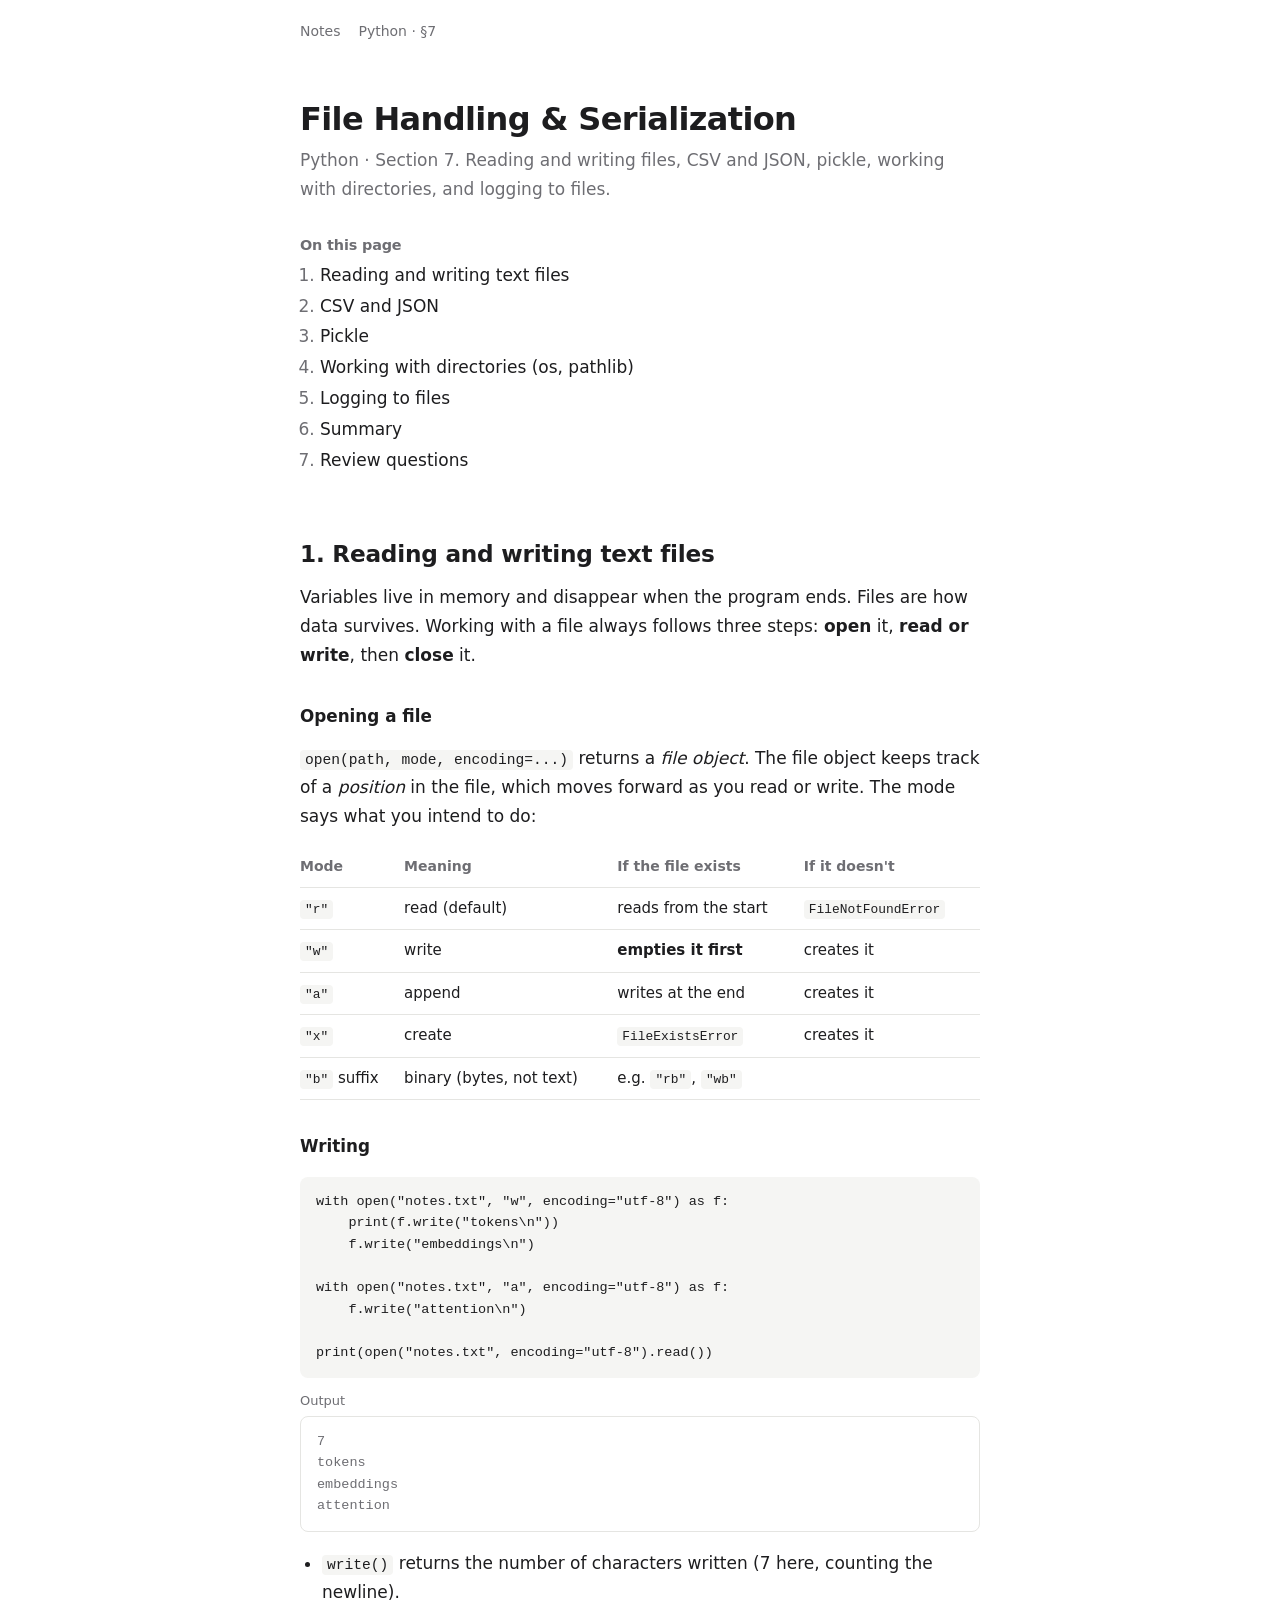
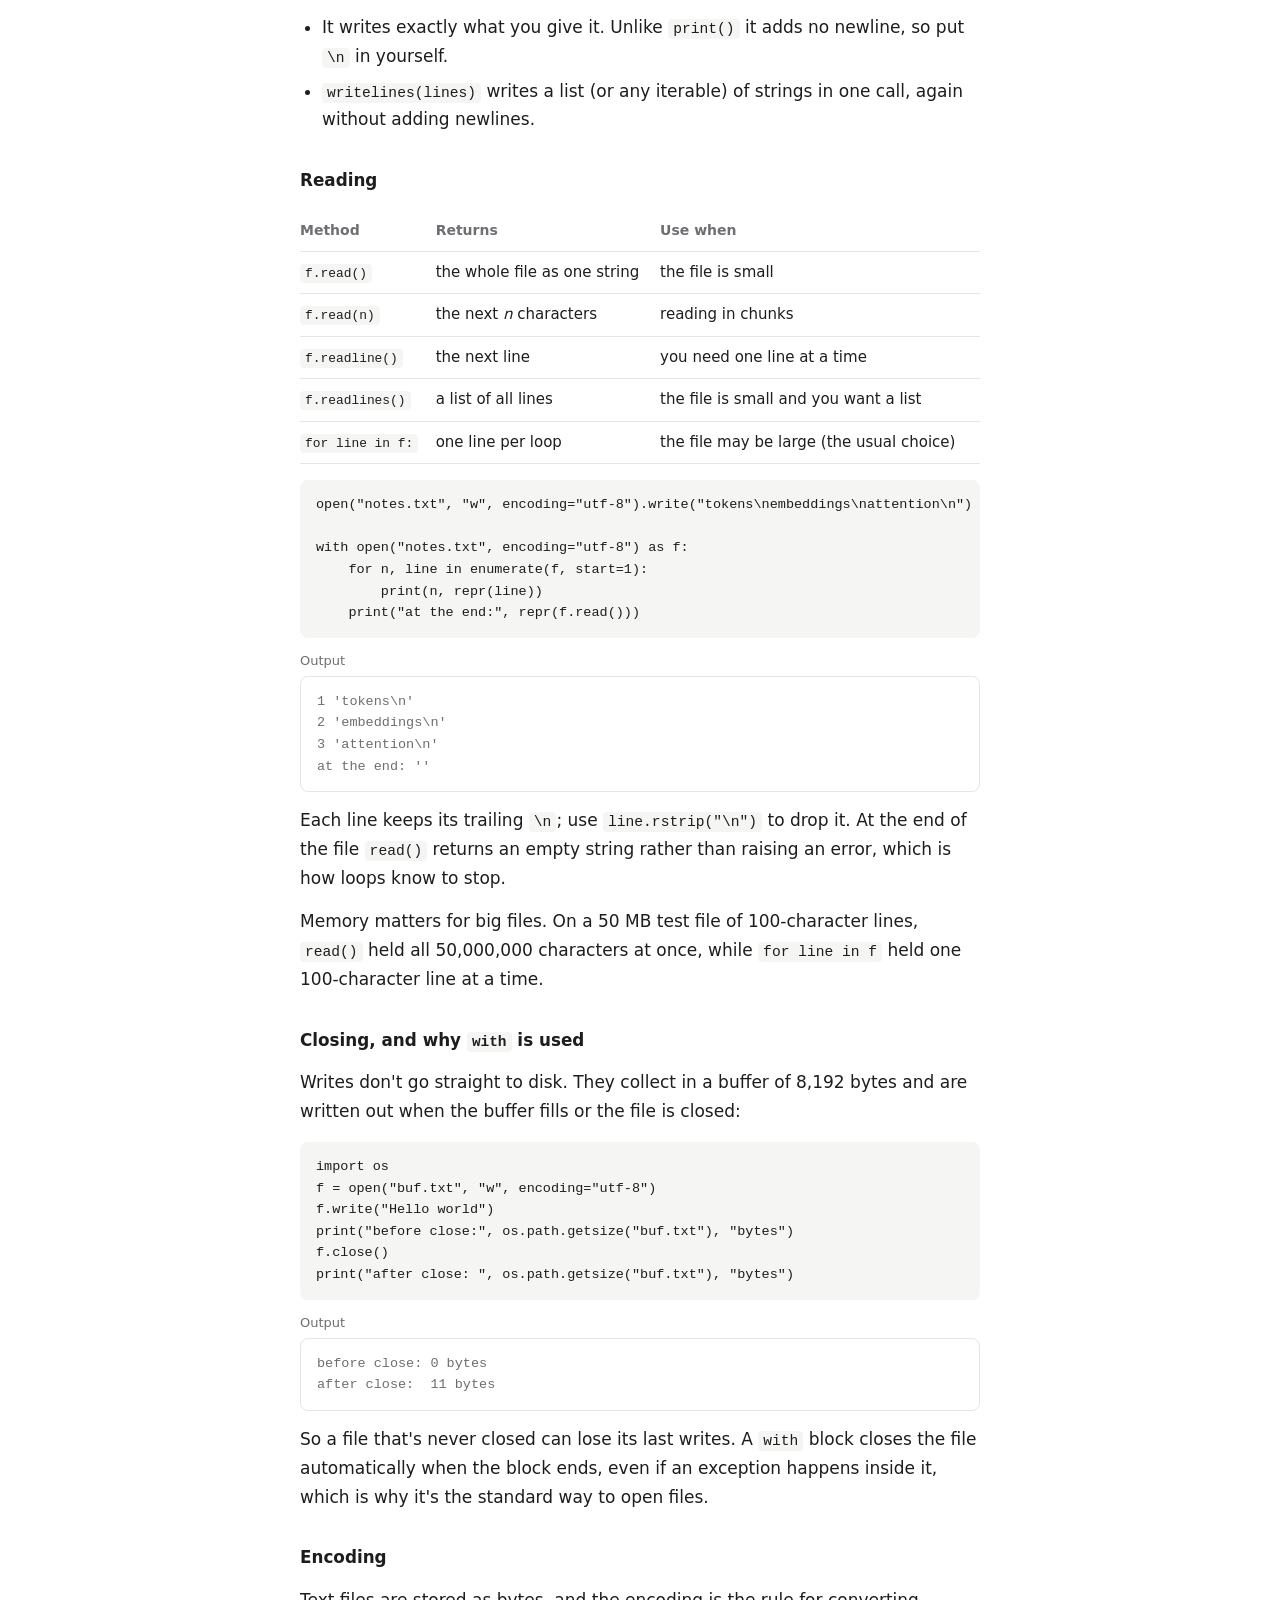
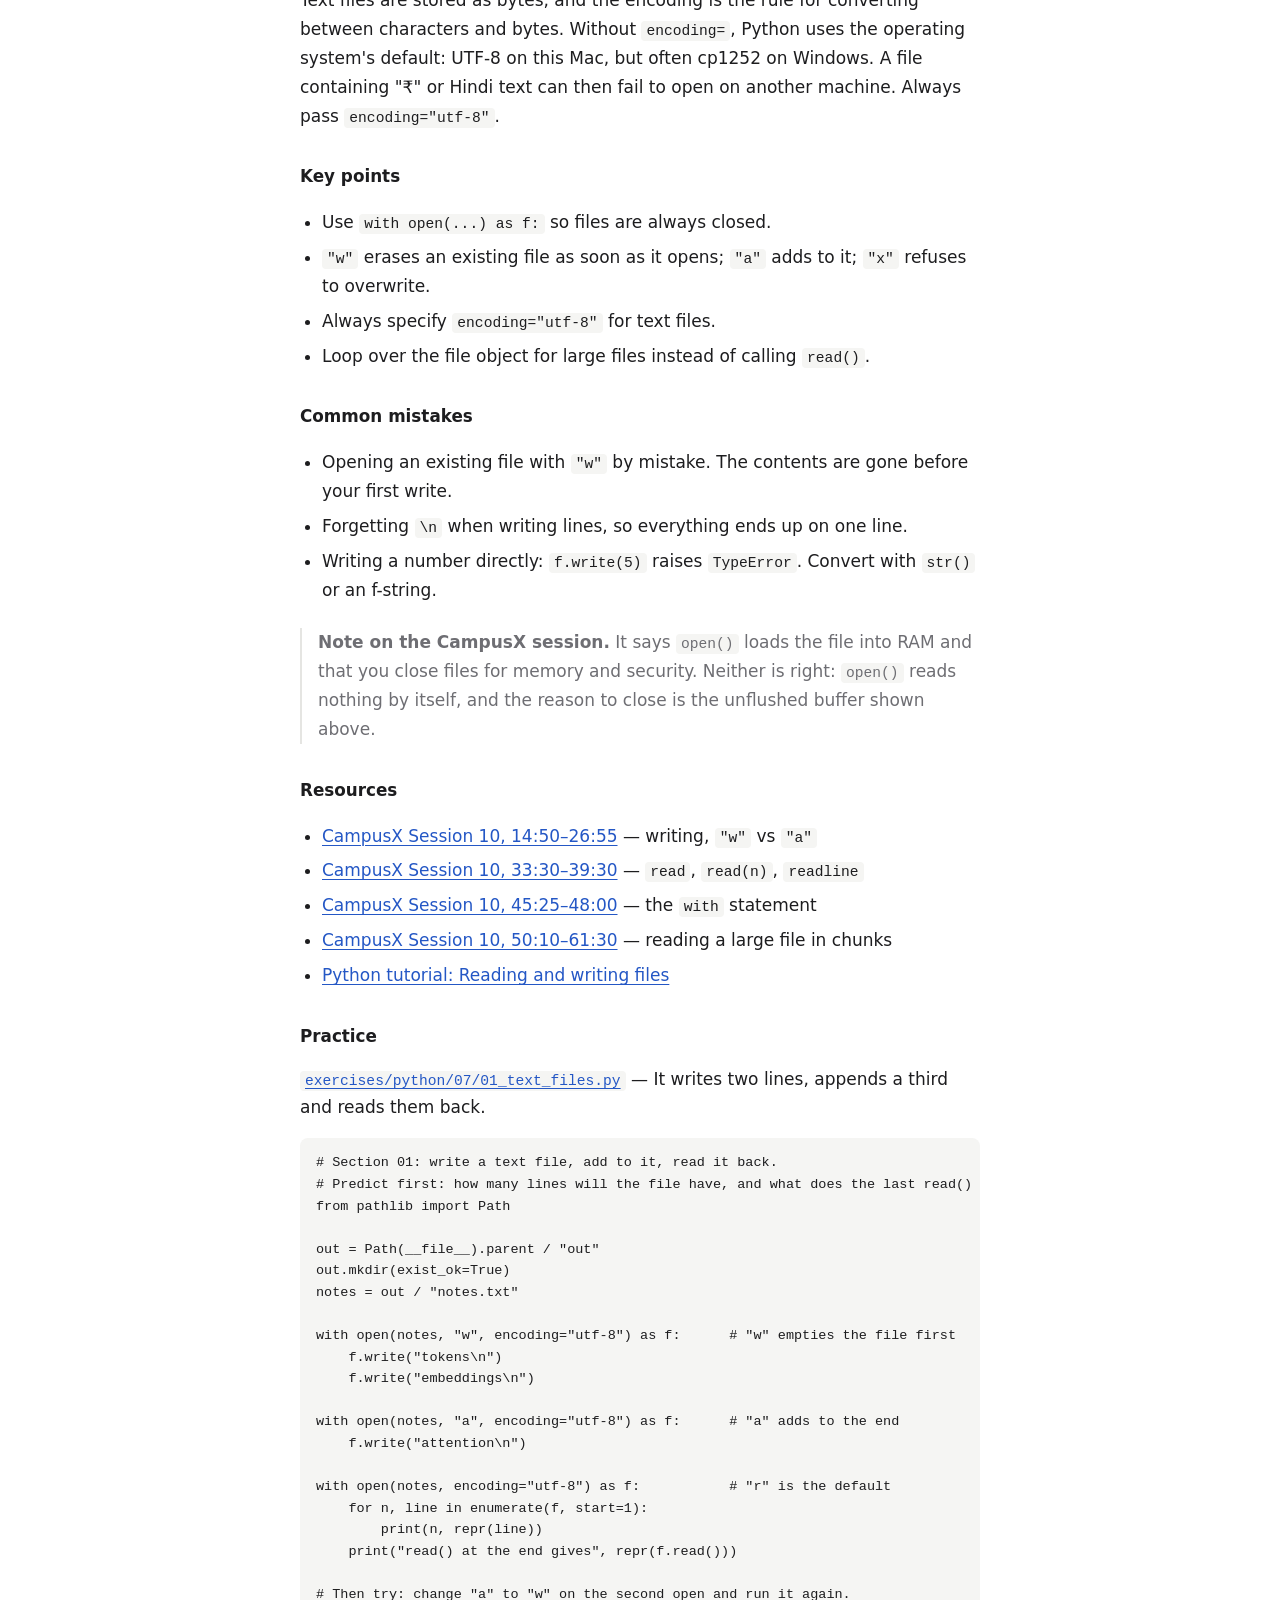
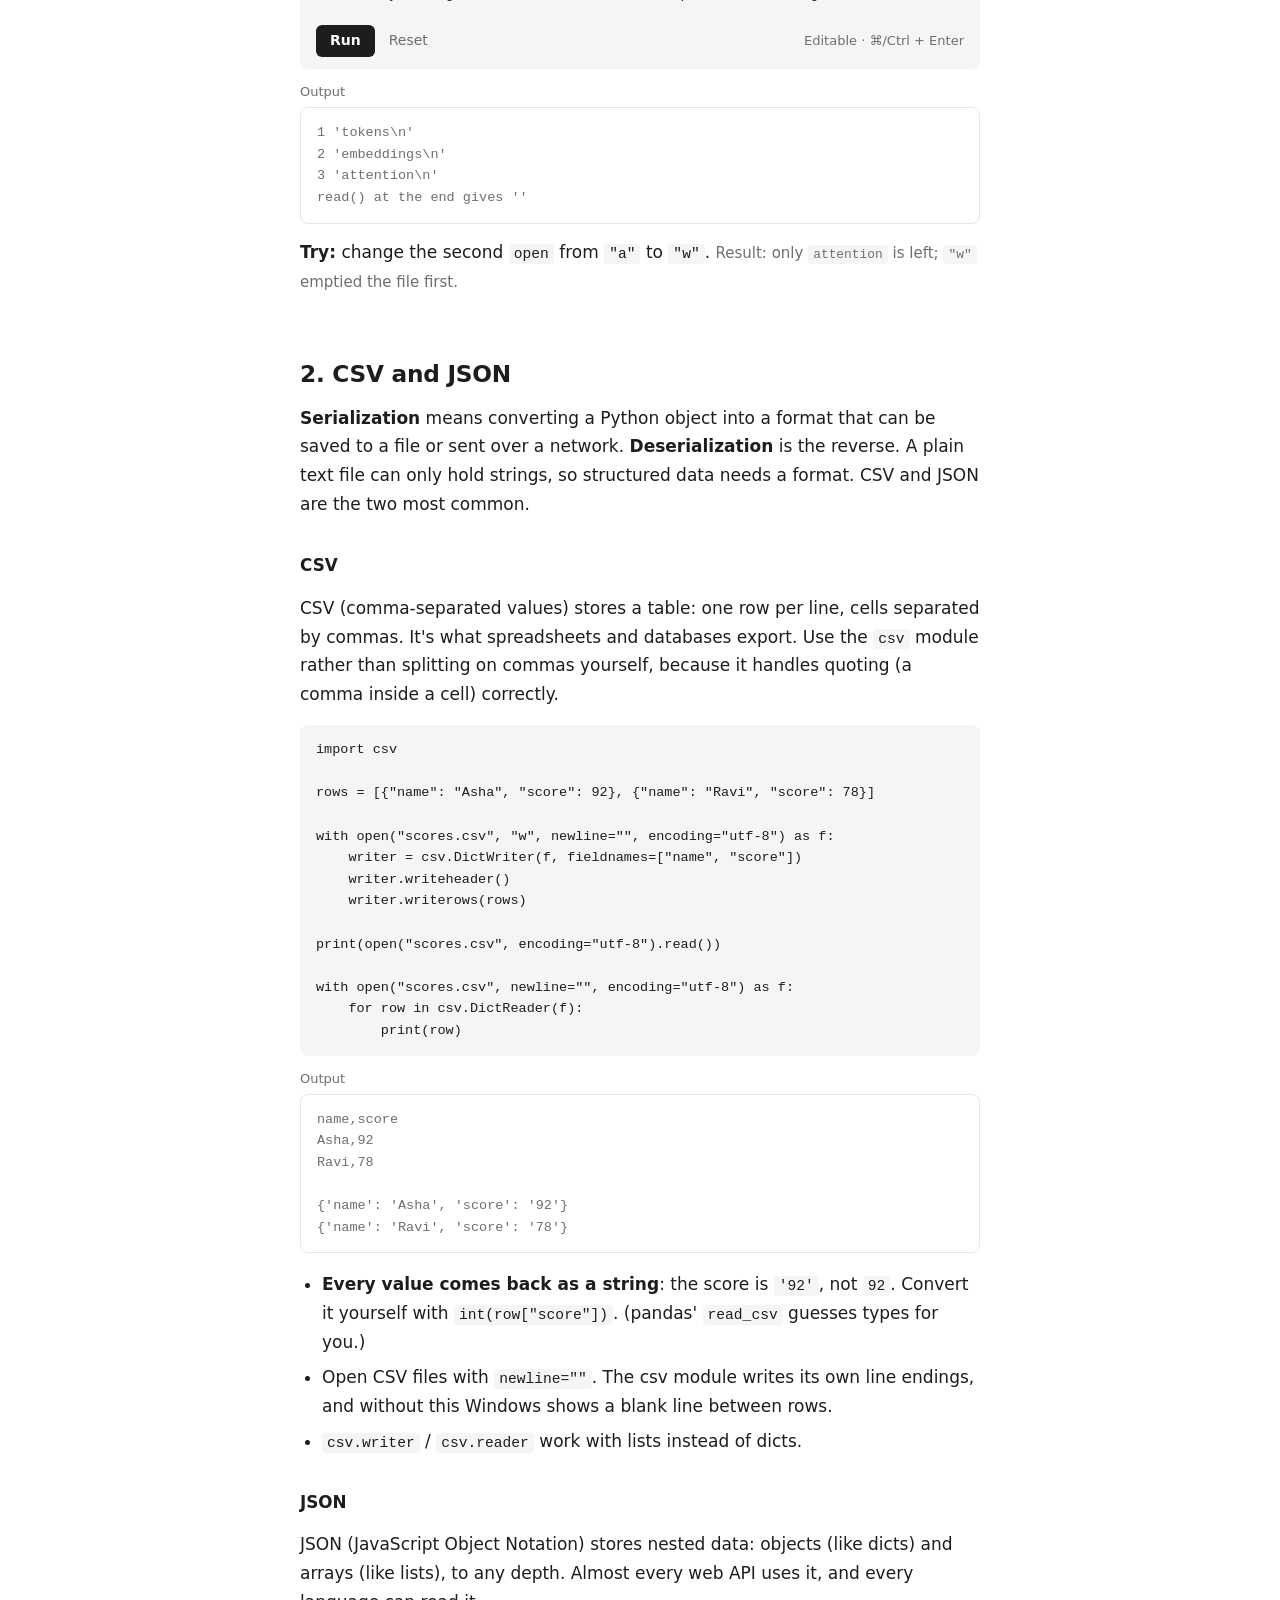
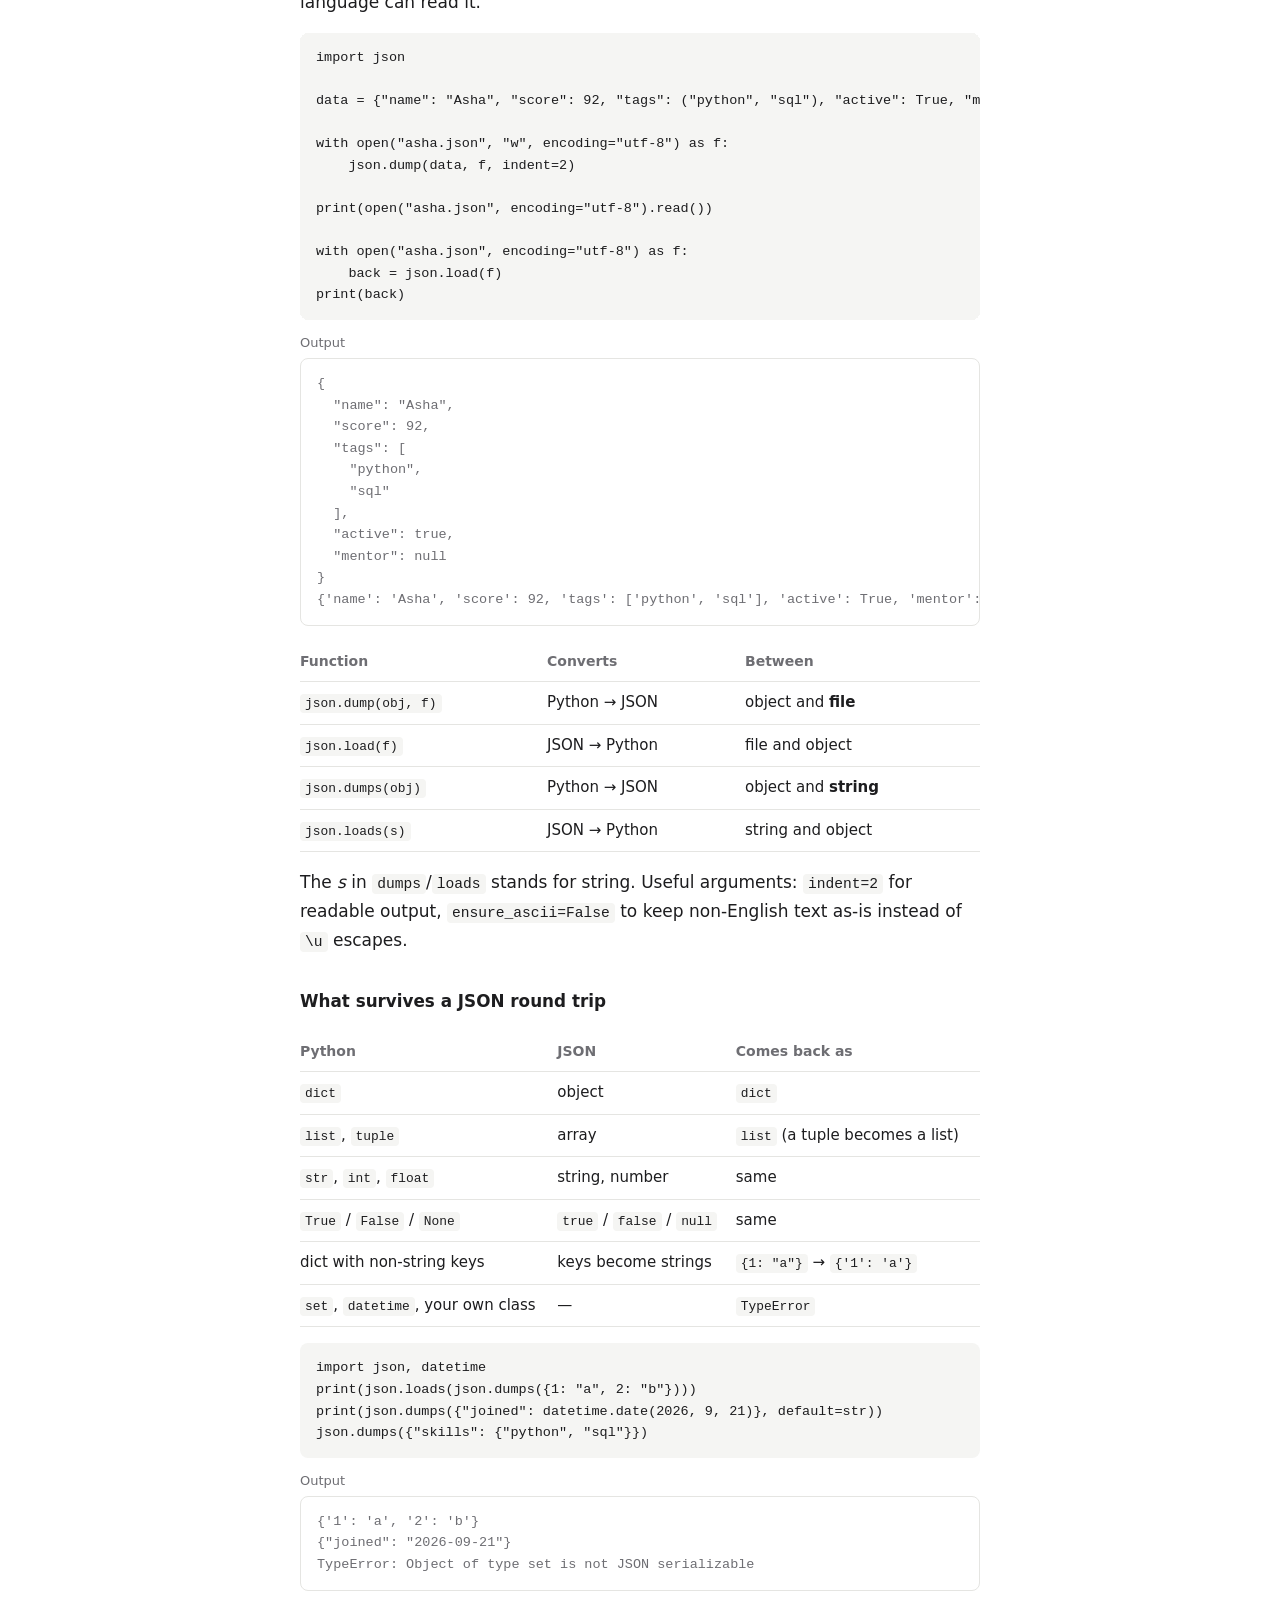
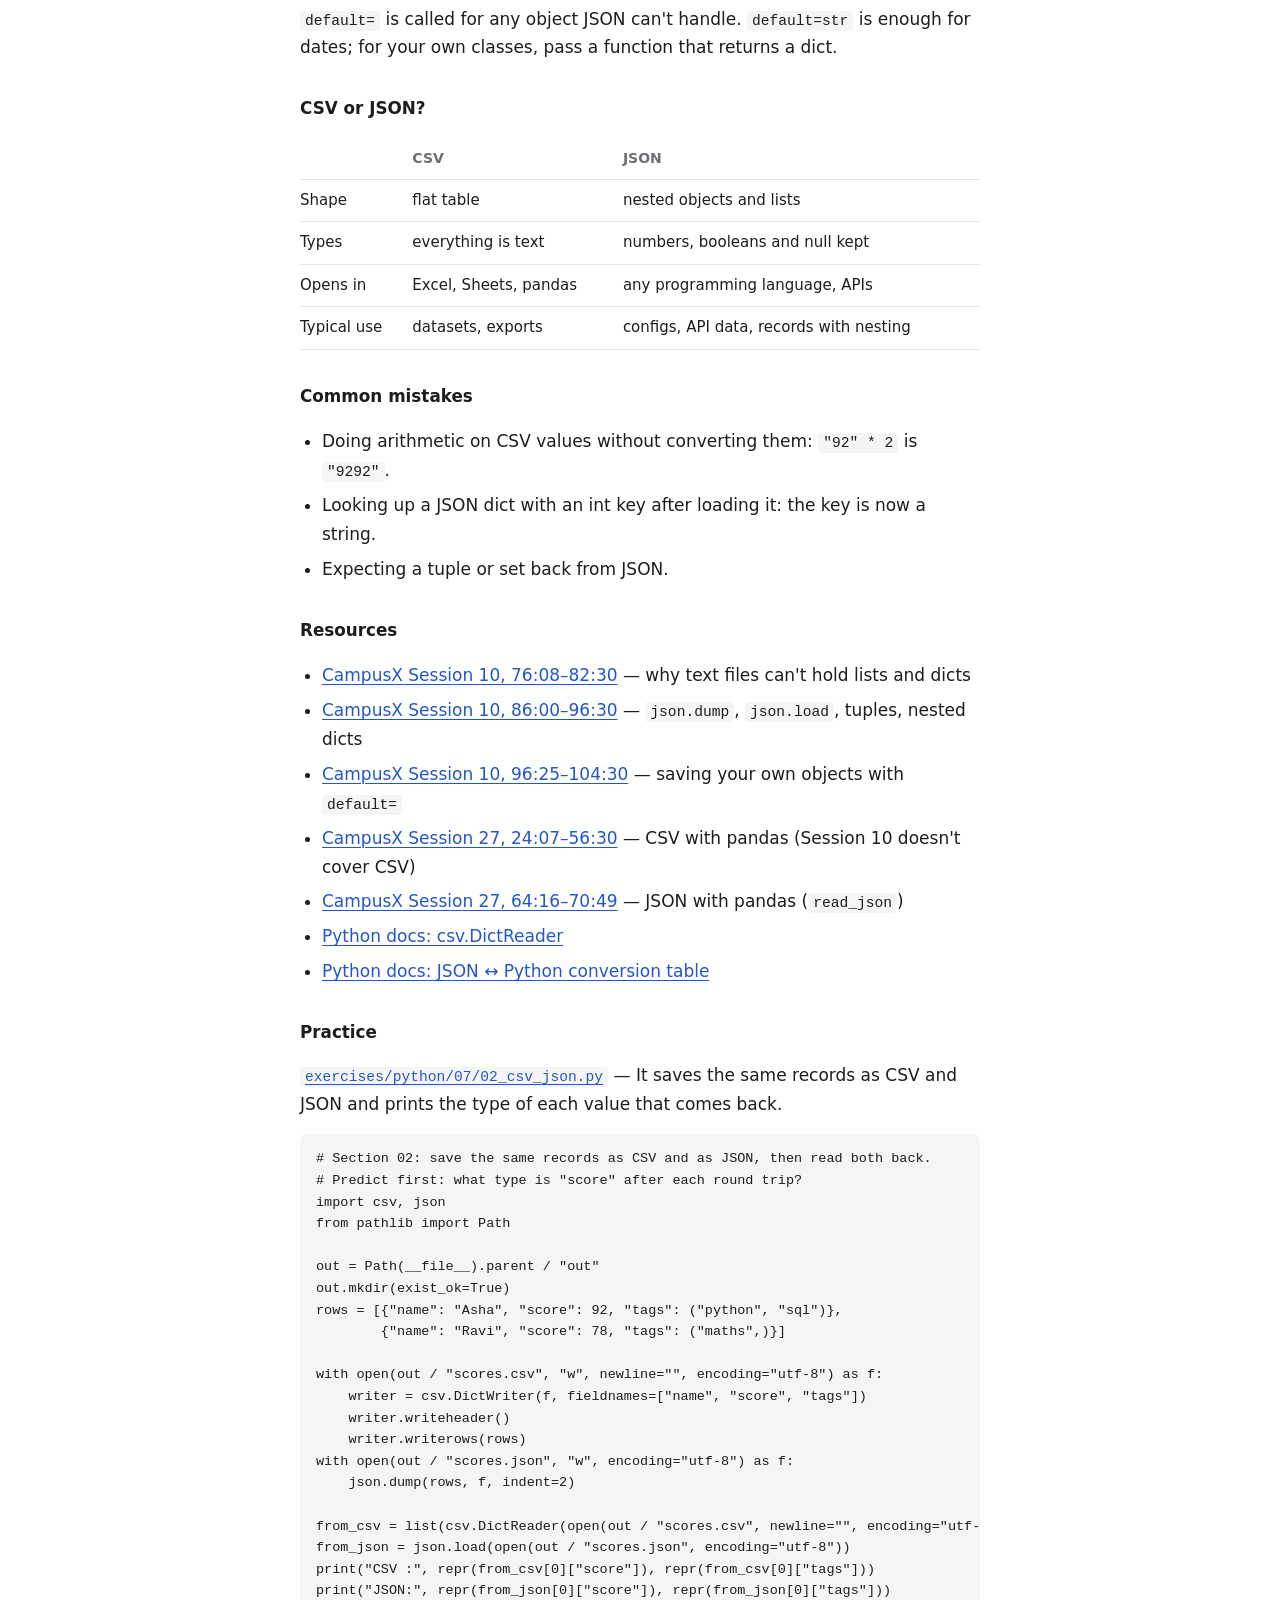
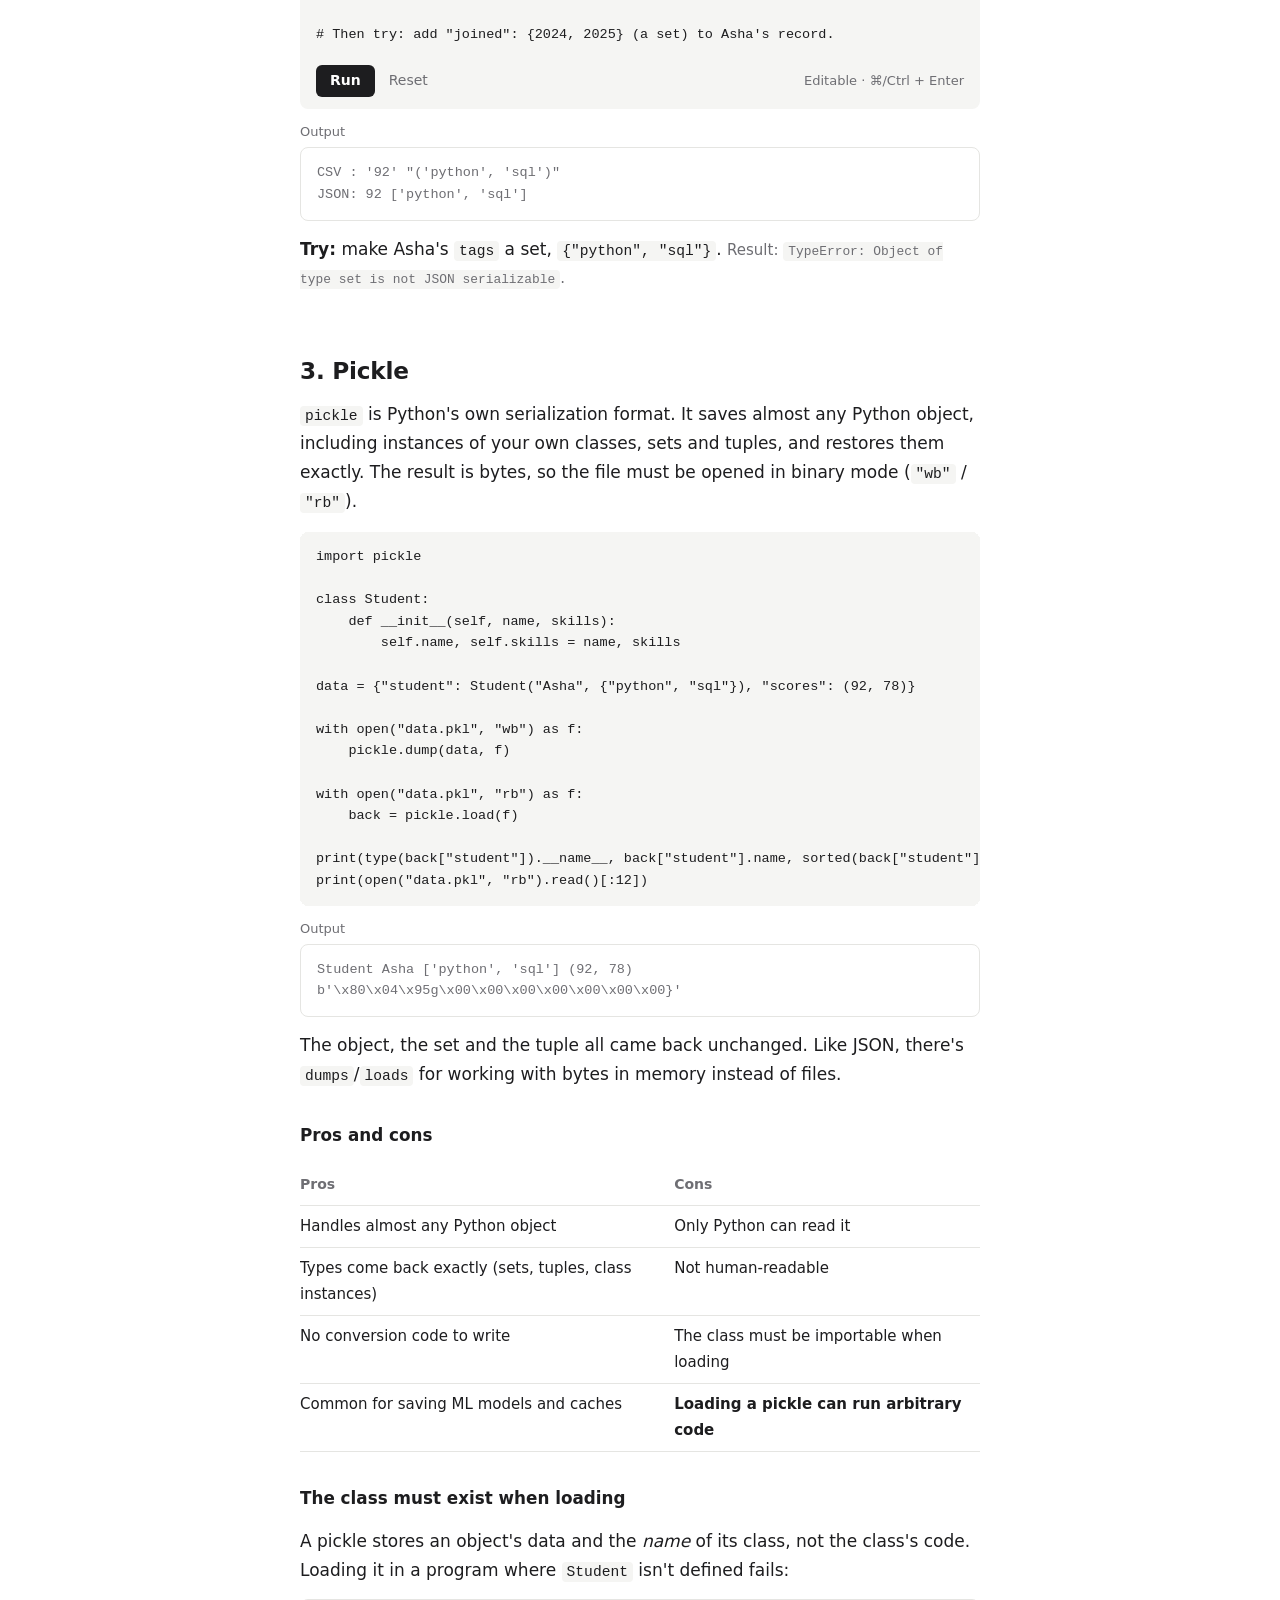
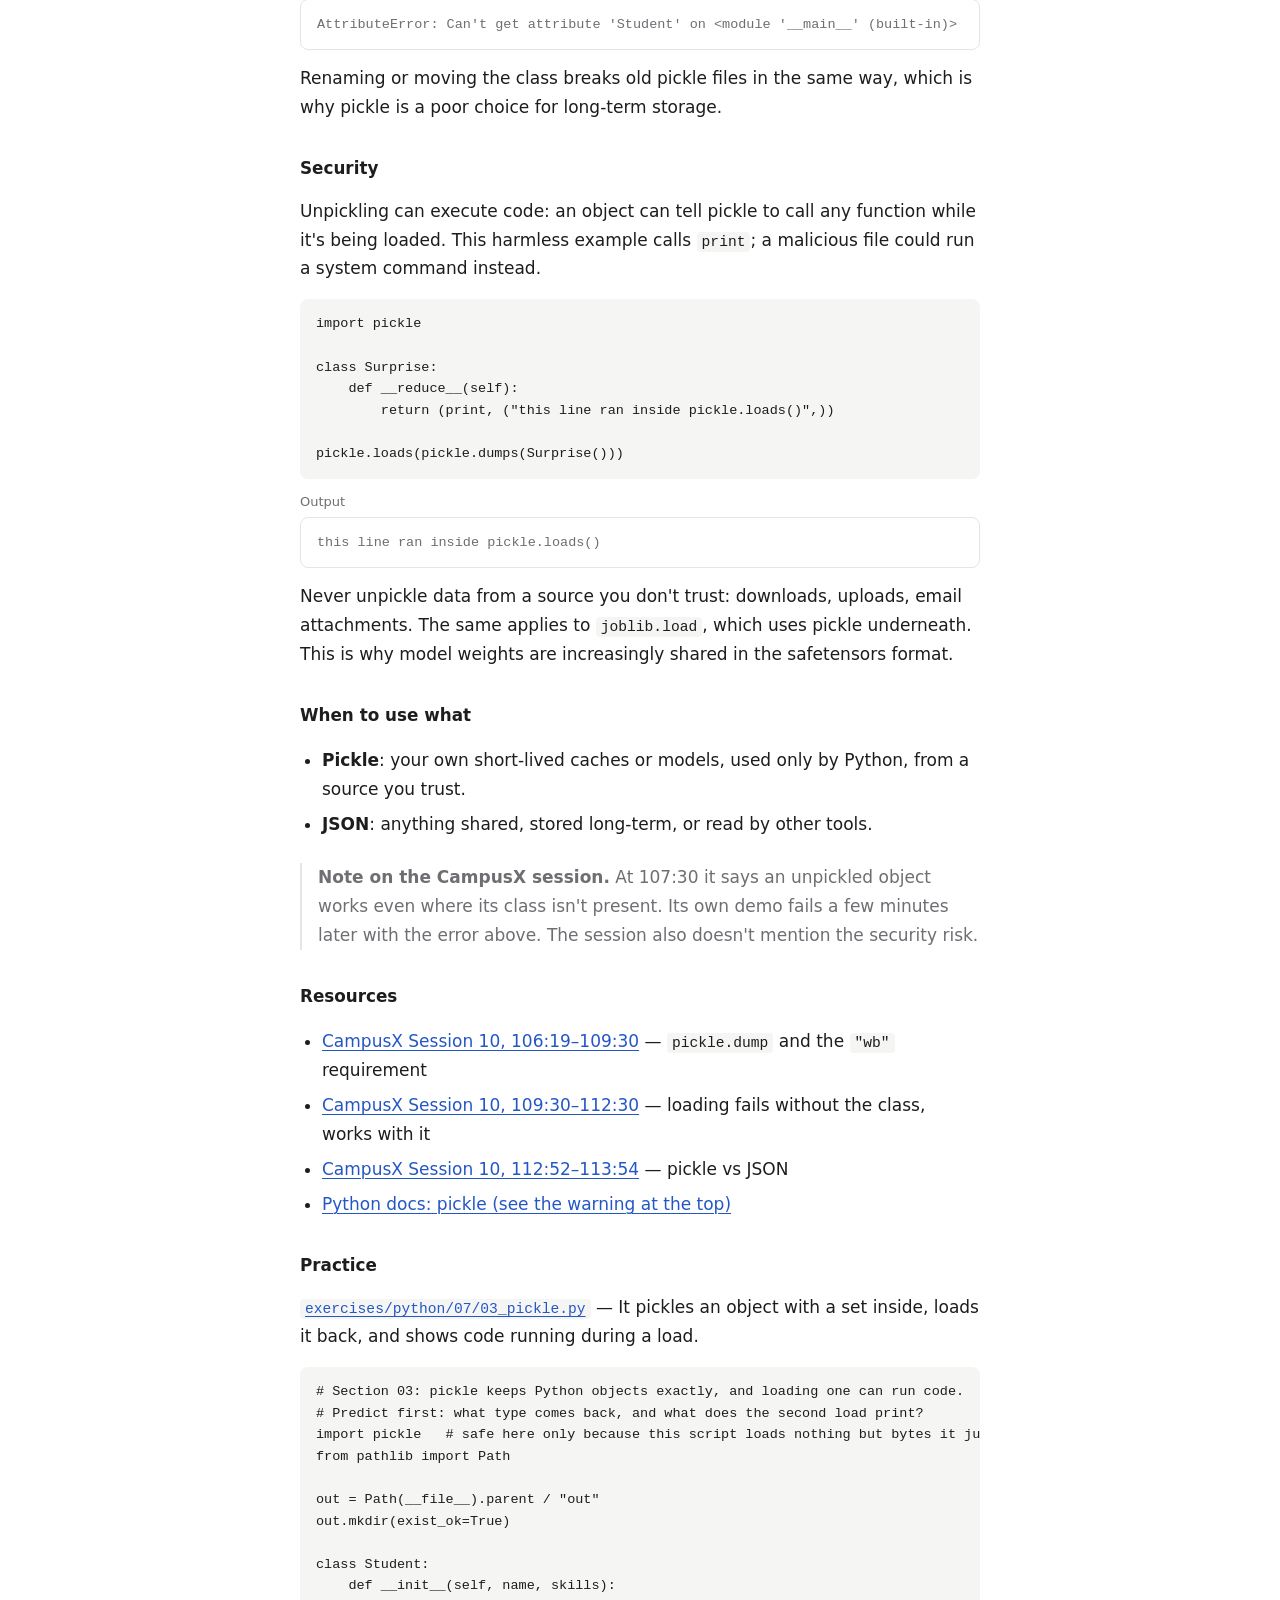
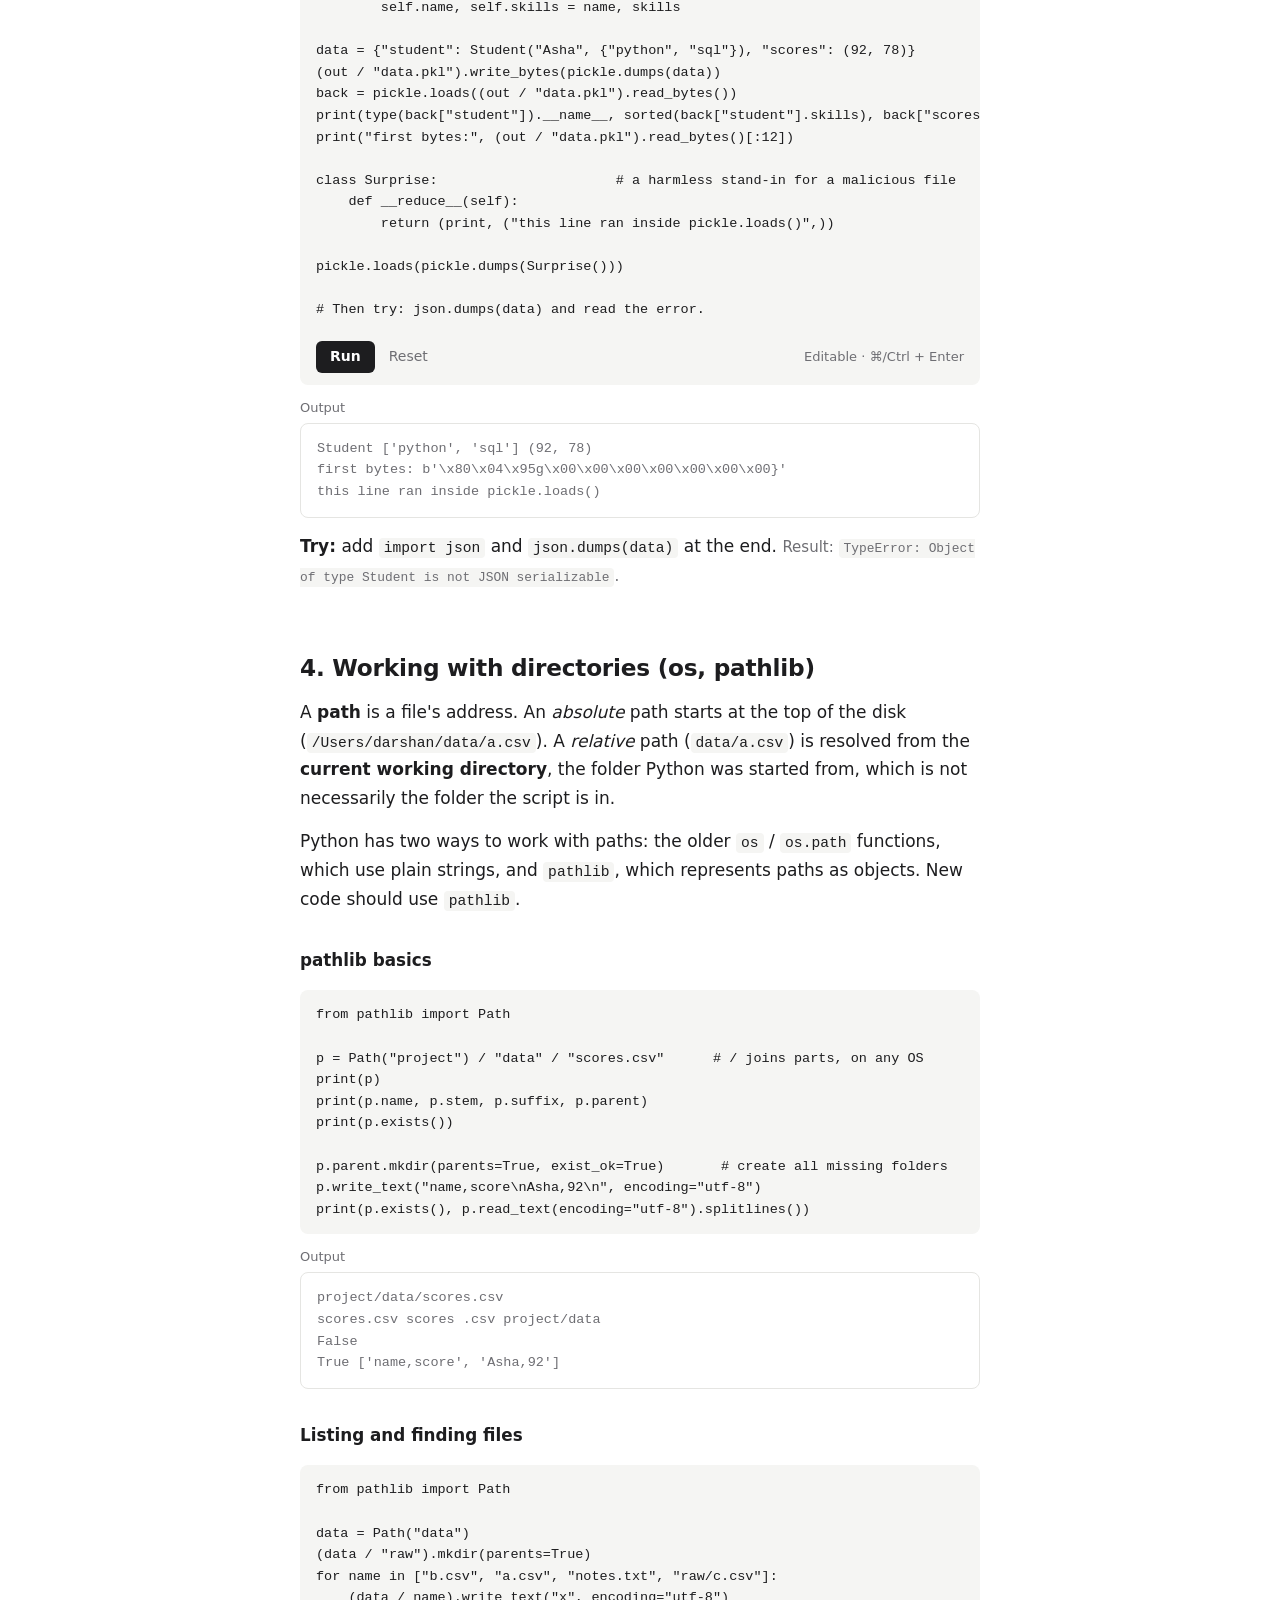
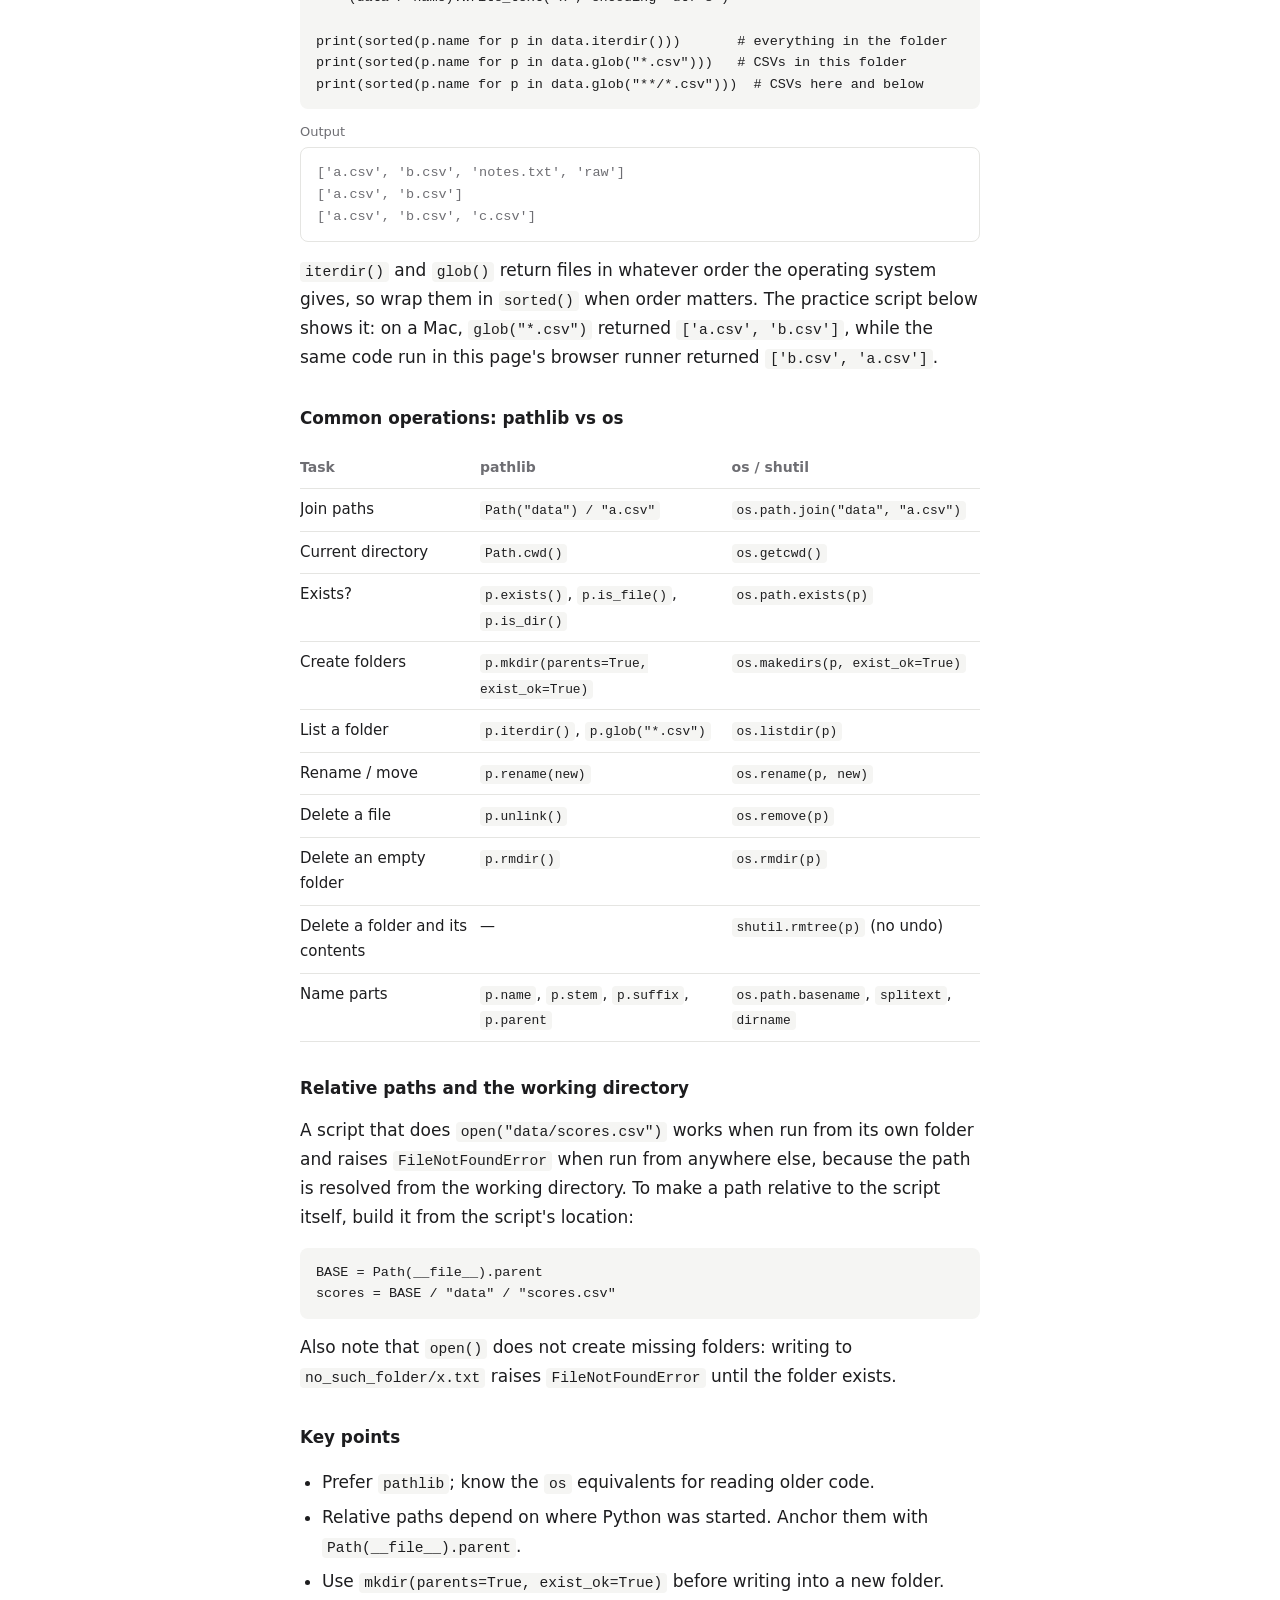
<file: notes/python/07-file-handling-and-serialization/index.html>
<!doctype html>
<html lang="en">
<head>
<meta charset="utf-8">
<meta name="viewport" content="width=device-width,initial-scale=1">
<title>File Handling &amp; Serialization</title>
<meta name="description" content="Python notes: text files, CSV and JSON, pickle, directories with os and pathlib, and logging to files.">
<style>
:root {
  --bg:#ffffff; --surface:#f5f5f3; --ink:#1d1d1f; --muted:#6e6e73; --rule:#e5e5e2;
  --accent:#2457c5; --signal:#b8431f; --accent-dim:#e8eefb; --signal-dim:#fbeae3;
  --f-body:-apple-system, BlinkMacSystemFont, "Segoe UI", system-ui, sans-serif;
  --f-mono:ui-monospace, "SF Mono", Menlo, Consolas, monospace;
}
@media (prefers-color-scheme: dark) { :root {
  --bg:#141414; --surface:#1e1e1e; --ink:#e8e8e6; --muted:#9a9a97; --rule:#2c2c2c;
  --accent:#8ab4f8; --signal:#f28b6b; --accent-dim:#1c2538; --signal-dim:#3a231b; } }
* { box-sizing: border-box; }
body { margin: 0; background: var(--bg); color: var(--ink); font-family: var(--f-body); font-size: 17px; line-height: 1.7; -webkit-font-smoothing: antialiased; }
.wrap { max-width: 720px; margin: 0 auto; padding: 0 20px 120px; }
.doc h1 { font-size: 2rem; font-weight: 700; line-height: 1.2; letter-spacing: -.02em; margin: 56px 0 8px; }
.doc .lead { color: var(--muted); margin: 0 0 32px; }
.doc .toc { margin: 0 0 48px; }
.doc .toc h2 { font-size: .9rem; font-weight: 600; color: var(--muted); margin: 0 0 6px; }
.doc .toc ol { margin: 0; padding-left: 20px; color: var(--muted); } .doc .toc li { margin: 2px 0; }
.doc .toc a { color: var(--ink); text-decoration: none; } .doc .toc a:hover { color: var(--accent); }
.doc a { color: var(--accent); text-decoration-thickness: 1px; text-underline-offset: 3px; }
.doc .sect { margin-top: 64px; scroll-margin-top: 24px; }
.doc h2 { font-size: 1.45rem; font-weight: 700; letter-spacing: -.01em; line-height: 1.3; margin: 0 0 12px; }
.doc h3 { font-size: 1.05rem; font-weight: 600; margin: 32px 0 8px; }
.doc p { margin: 14px 0; }
.doc ul, .doc ol { padding-left: 22px; } .doc li { margin: 6px 0; }
.doc code { font-family: var(--f-mono); font-size: .86em; background: var(--surface); padding: 2px 5px; border-radius: 4px; }
.doc pre { font-family: var(--f-mono); font-size: 13.5px; line-height: 1.6; padding: 14px 16px; overflow-x: auto; margin: 16px 0 6px; border-radius: 8px; white-space: pre; background: var(--surface); }
.doc pre code { background: none; padding: 0; }
.doc pre.output { background: transparent; border: 1px solid var(--rule); color: var(--muted); margin-top: 0; }
.doc .out-label { font-size: 13px; color: var(--muted); margin: 12px 0 4px; }
.doc .tbl-hold { overflow-x: auto; margin: 16px 0; }
.doc table { border-collapse: collapse; width: 100%; font-size: 15px; }
.doc th, .doc td { border-bottom: 1px solid var(--rule); padding: 8px 12px 8px 0; text-align: left; vertical-align: top; }
.doc th { font-weight: 600; color: var(--muted); font-size: 14px; }
.doc .aside { padding-left: 16px; border-left: 2px solid var(--rule); margin: 24px 0; color: var(--muted); }
.doc .small { color: var(--muted); font-size: 15px; }
.doc figure { margin: 28px 0; } .doc figure svg { max-width: 100%; height: auto; display: block; color: var(--ink); }
.doc figcaption { font-size: 15px; color: var(--muted); margin-top: 10px; }
.doc details.answers { margin-top: 20px; } .doc details.answers summary { cursor: pointer; font-weight: 600; }
/* practice runner */
.runner { background: var(--surface); border-radius: 8px; margin: 16px 0 6px; overflow: hidden; }
.runner .rcode { display: block; width: 100%; border: 0; background: transparent; color: var(--ink);
  font-family: var(--f-mono); font-size: 13.5px; line-height: 1.6; padding: 14px 16px; resize: none; overflow: hidden; tab-size: 4; white-space: pre; overflow-x: auto; }
.runner .rcode:focus { outline: none; }
.runner .rbar { display: flex; flex-wrap: wrap; align-items: center; gap: 12px; padding: 4px 16px 12px; }
.runner button { font: inherit; font-size: 14px; font-weight: 600; padding: 4px 14px; border-radius: 6px; cursor: pointer;
  border: 0; background: var(--ink); color: var(--bg); }
.runner .rreset { background: transparent; color: var(--muted); padding: 4px 2px; font-weight: 500; }
.runner button:disabled { opacity: .5; cursor: wait; }
.runner .rhint { font-size: 13px; color: var(--muted); margin-left: auto; }
.runner .rout { margin: 0; border-radius: 0; border-top: 1px solid var(--rule); background: transparent; color: var(--ink); }
.runner .rout.err { color: var(--signal); }
</style>
</head>
<body>
<!--CHROME:START-->
<style>
  .note-chrome{font-size:14px;color:var(--muted)}
  .note-chrome .inner{max-width:720px;margin:0 auto;padding:20px 20px 0;
    display:flex;flex-wrap:wrap;gap:6px 18px;align-items:baseline}
  .note-chrome a{color:var(--muted);text-decoration:none}
  .note-chrome a:hover{color:var(--ink)}
  .note-chrome .spacer{flex:1 1 auto}
  .nav-adj{display:inline-flex;gap:6px;align-items:baseline;max-width:220px}
  .nav-t{overflow:hidden;text-overflow:ellipsis;white-space:nowrap}
  @media print{.note-chrome{display:none}}
</style>
<nav class="note-chrome"><div class="inner">
  <a href="../../../">Notes</a>
  <span class="crumb">Python &middot; &sect;7</span>
  <span class="spacer"></span>
  
  
</div></nav>
<script>
/* the site follows the system light/dark setting; drop any choice saved by the old toggle */
try{localStorage.removeItem('aen-theme')}catch(e){}
</script>
<!--CHROME:END-->
<div class="wrap"><div class="doc">
<h1>File Handling &amp; Serialization</h1>
<p class="lead">Python · Section 7. Reading and writing files, CSV and JSON, pickle, working with directories, and logging to files.</p>
<nav class="toc"><h2>On this page</h2><ol><li><a href="#s1">Reading and writing text files</a></li><li><a href="#s2">CSV and JSON</a></li><li><a href="#s3">Pickle</a></li><li><a href="#s4">Working with directories (os, pathlib)</a></li><li><a href="#s5">Logging to files</a></li><li><a href="#summary">Summary</a></li><li><a href="#review">Review questions</a></li></ol></nav>

<section class="sect" id="s1">
<h2>1. Reading and writing text files</h2>

<p>Variables live in memory and disappear when the program ends. Files are how data survives. Working with a file always follows three steps: <strong>open</strong> it, <strong>read or write</strong>, then <strong>close</strong> it.</p>

<h3>Opening a file</h3>
<p><code>open(path, mode, encoding=...)</code> returns a <em>file object</em>. The file object keeps track of a <em>position</em> in the file, which moves forward as you read or write. The mode says what you intend to do:</p>
<div class="tbl-hold"><table><thead><tr><th>Mode</th><th>Meaning</th><th>If the file exists</th><th>If it doesn't</th></tr></thead><tbody><tr><td><code>"r"</code></td><td>read (default)</td><td>reads from the start</td><td><code>FileNotFoundError</code></td></tr><tr><td><code>"w"</code></td><td>write</td><td><strong>empties it first</strong></td><td>creates it</td></tr><tr><td><code>"a"</code></td><td>append</td><td>writes at the end</td><td>creates it</td></tr><tr><td><code>"x"</code></td><td>create</td><td><code>FileExistsError</code></td><td>creates it</td></tr><tr><td><code>"b"</code> suffix</td><td>binary (bytes, not text)</td><td>e.g. <code>"rb"</code>, <code>"wb"</code></td><td></td></tr></tbody></table></div>

<h3>Writing</h3>
<pre class="code">with open("notes.txt", "w", encoding="utf-8") as f:
    print(f.write("tokens\n"))
    f.write("embeddings\n")

with open("notes.txt", "a", encoding="utf-8") as f:
    f.write("attention\n")

print(open("notes.txt", encoding="utf-8").read())</pre>
<div class="out-label">Output</div>
<pre class="output">7
tokens
embeddings
attention</pre>
<ul class="points">
  <li><code>write()</code> returns the number of characters written (7 here, counting the newline).</li>
  <li>It writes exactly what you give it. Unlike <code>print()</code> it adds no newline, so put <code>\n</code> in yourself.</li>
  <li><code>writelines(lines)</code> writes a list (or any iterable) of strings in one call, again without adding newlines.</li>
</ul>

<h3>Reading</h3>
<div class="tbl-hold"><table><thead><tr><th>Method</th><th>Returns</th><th>Use when</th></tr></thead><tbody><tr><td><code>f.read()</code></td><td>the whole file as one string</td><td>the file is small</td></tr><tr><td><code>f.read(n)</code></td><td>the next <em>n</em> characters</td><td>reading in chunks</td></tr><tr><td><code>f.readline()</code></td><td>the next line</td><td>you need one line at a time</td></tr><tr><td><code>f.readlines()</code></td><td>a list of all lines</td><td>the file is small and you want a list</td></tr><tr><td><code>for line in f:</code></td><td>one line per loop</td><td>the file may be large (the usual choice)</td></tr></tbody></table></div>
<pre class="code">open("notes.txt", "w", encoding="utf-8").write("tokens\nembeddings\nattention\n")

with open("notes.txt", encoding="utf-8") as f:
    for n, line in enumerate(f, start=1):
        print(n, repr(line))
    print("at the end:", repr(f.read()))</pre>
<div class="out-label">Output</div>
<pre class="output">1 'tokens\n'
2 'embeddings\n'
3 'attention\n'
at the end: ''</pre>
<p>Each line keeps its trailing <code>\n</code>; use <code>line.rstrip("\n")</code> to drop it. At the end of the file <code>read()</code> returns an empty string rather than raising an error, which is how loops know to stop.</p>
<p>Memory matters for big files. On a 50 MB test file of 100-character lines, <code>read()</code> held all 50,000,000 characters at once, while <code>for line in f</code> held one 100-character line at a time.</p>

<h3>Closing, and why <code>with</code> is used</h3>
<p>Writes don't go straight to disk. They collect in a buffer of 8,192 bytes and are written out when the buffer fills or the file is closed:</p>
<pre class="code">import os
f = open("buf.txt", "w", encoding="utf-8")
f.write("Hello world")
print("before close:", os.path.getsize("buf.txt"), "bytes")
f.close()
print("after close: ", os.path.getsize("buf.txt"), "bytes")</pre>
<div class="out-label">Output</div>
<pre class="output">before close: 0 bytes
after close:  11 bytes</pre>
<p>So a file that's never closed can lose its last writes. A <code>with</code> block closes the file automatically when the block ends, even if an exception happens inside it, which is why it's the standard way to open files.</p>

<h3>Encoding</h3>
<p>Text files are stored as bytes, and the encoding is the rule for converting between characters and bytes. Without <code>encoding=</code>, Python uses the operating system's default: UTF-8 on this Mac, but often cp1252 on Windows. A file containing "₹" or Hindi text can then fail to open on another machine. Always pass <code>encoding="utf-8"</code>.</p>

<h3>Key points</h3>
<ul class="points"><li>Use <code>with open(...) as f:</code> so files are always closed.</li><li><code>"w"</code> erases an existing file as soon as it opens; <code>"a"</code> adds to it; <code>"x"</code> refuses to overwrite.</li><li>Always specify <code>encoding="utf-8"</code> for text files.</li><li>Loop over the file object for large files instead of calling <code>read()</code>.</li></ul>
<h3>Common mistakes</h3>
<ul class="points"><li>Opening an existing file with <code>"w"</code> by mistake. The contents are gone before your first write.</li><li>Forgetting <code>\n</code> when writing lines, so everything ends up on one line.</li><li>Writing a number directly: <code>f.write(5)</code> raises <code>TypeError</code>. Convert with <code>str()</code> or an f-string.</li></ul>

<div class="aside"><strong>Note on the CampusX session.</strong> It says <code>open()</code> loads the file into RAM and that you close files for memory and security. Neither is right: <code>open()</code> reads nothing by itself, and the reason to close is the unflushed buffer shown above.</div>

<h3>Resources</h3><ul class="res"><li><a href="https://www.youtube.com/watch?v=o-TAYRMQzIQ&t=890s">CampusX Session 10, 14:50–26:55</a> — writing, <code>"w"</code> vs <code>"a"</code></li><li><a href="https://www.youtube.com/watch?v=o-TAYRMQzIQ&t=2010s">CampusX Session 10, 33:30–39:30</a> — <code>read</code>, <code>read(n)</code>, <code>readline</code></li><li><a href="https://www.youtube.com/watch?v=o-TAYRMQzIQ&t=2725s">CampusX Session 10, 45:25–48:00</a> — the <code>with</code> statement</li><li><a href="https://www.youtube.com/watch?v=o-TAYRMQzIQ&t=3010s">CampusX Session 10, 50:10–61:30</a> — reading a large file in chunks</li><li><a href="https://docs.python.org/3/tutorial/inputoutput.html#reading-and-writing-files">Python tutorial: Reading and writing files</a></li></ul>
<h3>Practice</h3>
<p><a href="https://github.com/darshvn/ai-engineer-notes/blob/main/exercises/python/07/01_text_files.py"><code>exercises/python/07/01_text_files.py</code></a> — It writes two lines, appends a third and reads them back.</p>
<div class="runner" data-file="python/07/01_text_files.py"><textarea class="rcode" spellcheck="false" aria-label="Code for python/07/01_text_files.py"># Section 01: write a text file, add to it, read it back.
# Predict first: how many lines will the file have, and what does the last read() return?
from pathlib import Path

out = Path(__file__).parent / "out"
out.mkdir(exist_ok=True)
notes = out / "notes.txt"

with open(notes, "w", encoding="utf-8") as f:      # "w" empties the file first
    f.write("tokens\n")
    f.write("embeddings\n")

with open(notes, "a", encoding="utf-8") as f:      # "a" adds to the end
    f.write("attention\n")

with open(notes, encoding="utf-8") as f:           # "r" is the default
    for n, line in enumerate(f, start=1):
        print(n, repr(line))
    print("read() at the end gives", repr(f.read()))

# Then try: change "a" to "w" on the second open and run it again.</textarea><div class="rbar"><button class="rrun" type="button">Run</button><button class="rreset" type="button">Reset</button><span class="rhint">Editable · ⌘/Ctrl + Enter</span></div><pre class="rout" hidden></pre></div>
<div class="out-label">Output</div><pre class="output">1 'tokens\n'
2 'embeddings\n'
3 'attention\n'
read() at the end gives ''</pre>
<p><strong>Try:</strong> change the second <code>open</code> from <code>"a"</code> to <code>"w"</code>. <span class="small">Result: only <code>attention</code> is left; <code>"w"</code> emptied the file first.</span></p>

</section>

<section class="sect" id="s2">
<h2>2. CSV and JSON</h2>

<p><strong>Serialization</strong> means converting a Python object into a format that can be saved to a file or sent over a network. <strong>Deserialization</strong> is the reverse. A plain text file can only hold strings, so structured data needs a format. CSV and JSON are the two most common.</p>

<h3>CSV</h3>
<p>CSV (comma-separated values) stores a table: one row per line, cells separated by commas. It's what spreadsheets and databases export. Use the <code>csv</code> module rather than splitting on commas yourself, because it handles quoting (a comma inside a cell) correctly.</p>
<pre class="code">import csv

rows = [{"name": "Asha", "score": 92}, {"name": "Ravi", "score": 78}]

with open("scores.csv", "w", newline="", encoding="utf-8") as f:
    writer = csv.DictWriter(f, fieldnames=["name", "score"])
    writer.writeheader()
    writer.writerows(rows)

print(open("scores.csv", encoding="utf-8").read())

with open("scores.csv", newline="", encoding="utf-8") as f:
    for row in csv.DictReader(f):
        print(row)</pre>
<div class="out-label">Output</div>
<pre class="output">name,score
Asha,92
Ravi,78

{'name': 'Asha', 'score': '92'}
{'name': 'Ravi', 'score': '78'}</pre>
<ul class="points">
  <li><strong>Every value comes back as a string</strong>: the score is <code>'92'</code>, not <code>92</code>. Convert it yourself with <code>int(row["score"])</code>. (pandas' <code>read_csv</code> guesses types for you.)</li>
  <li>Open CSV files with <code>newline=""</code>. The csv module writes its own line endings, and without this Windows shows a blank line between rows.</li>
  <li><code>csv.writer</code> / <code>csv.reader</code> work with lists instead of dicts.</li>
</ul>

<h3>JSON</h3>
<p>JSON (JavaScript Object Notation) stores nested data: objects (like dicts) and arrays (like lists), to any depth. Almost every web API uses it, and every language can read it.</p>
<pre class="code">import json

data = {"name": "Asha", "score": 92, "tags": ("python", "sql"), "active": True, "mentor": None}

with open("asha.json", "w", encoding="utf-8") as f:
    json.dump(data, f, indent=2)

print(open("asha.json", encoding="utf-8").read())

with open("asha.json", encoding="utf-8") as f:
    back = json.load(f)
print(back)</pre>
<div class="out-label">Output</div>
<pre class="output">{
  "name": "Asha",
  "score": 92,
  "tags": [
    "python",
    "sql"
  ],
  "active": true,
  "mentor": null
}
{'name': 'Asha', 'score': 92, 'tags': ['python', 'sql'], 'active': True, 'mentor': None}</pre>
<div class="tbl-hold"><table><thead><tr><th>Function</th><th>Converts</th><th>Between</th></tr></thead><tbody><tr><td><code>json.dump(obj, f)</code></td><td>Python → JSON</td><td>object and <strong>file</strong></td></tr><tr><td><code>json.load(f)</code></td><td>JSON → Python</td><td>file and object</td></tr><tr><td><code>json.dumps(obj)</code></td><td>Python → JSON</td><td>object and <strong>string</strong></td></tr><tr><td><code>json.loads(s)</code></td><td>JSON → Python</td><td>string and object</td></tr></tbody></table></div>
<p>The <em>s</em> in <code>dumps</code>/<code>loads</code> stands for string. Useful arguments: <code>indent=2</code> for readable output, <code>ensure_ascii=False</code> to keep non-English text as-is instead of <code>\u</code> escapes.</p>

<h3>What survives a JSON round trip</h3>
<div class="tbl-hold"><table><thead><tr><th>Python</th><th>JSON</th><th>Comes back as</th></tr></thead><tbody><tr><td><code>dict</code></td><td>object</td><td><code>dict</code></td></tr><tr><td><code>list</code>, <code>tuple</code></td><td>array</td><td><code>list</code> (a tuple becomes a list)</td></tr><tr><td><code>str</code>, <code>int</code>, <code>float</code></td><td>string, number</td><td>same</td></tr><tr><td><code>True</code> / <code>False</code> / <code>None</code></td><td><code>true</code> / <code>false</code> / <code>null</code></td><td>same</td></tr><tr><td>dict with non-string keys</td><td>keys become strings</td><td><code>{1: "a"}</code> → <code>{'1': 'a'}</code></td></tr><tr><td><code>set</code>, <code>datetime</code>, your own class</td><td>—</td><td><code>TypeError</code></td></tr></tbody></table></div>
<pre class="code">import json, datetime
print(json.loads(json.dumps({1: "a", 2: "b"})))
print(json.dumps({"joined": datetime.date(2026, 9, 21)}, default=str))
json.dumps({"skills": {"python", "sql"}})</pre>
<div class="out-label">Output</div>
<pre class="output">{'1': 'a', '2': 'b'}
{"joined": "2026-09-21"}
TypeError: Object of type set is not JSON serializable</pre>
<p><code>default=</code> is called for any object JSON can't handle. <code>default=str</code> is enough for dates; for your own classes, pass a function that returns a dict.</p>

<h3>CSV or JSON?</h3>
<div class="tbl-hold"><table><thead><tr><th></th><th>CSV</th><th>JSON</th></tr></thead><tbody><tr><td>Shape</td><td>flat table</td><td>nested objects and lists</td></tr><tr><td>Types</td><td>everything is text</td><td>numbers, booleans and null kept</td></tr><tr><td>Opens in</td><td>Excel, Sheets, pandas</td><td>any programming language, APIs</td></tr><tr><td>Typical use</td><td>datasets, exports</td><td>configs, API data, records with nesting</td></tr></tbody></table></div>

<h3>Common mistakes</h3>
<ul class="points"><li>Doing arithmetic on CSV values without converting them: <code>"92" * 2</code> is <code>"9292"</code>.</li><li>Looking up a JSON dict with an int key after loading it: the key is now a string.</li><li>Expecting a tuple or set back from JSON.</li></ul>

<h3>Resources</h3><ul class="res"><li><a href="https://www.youtube.com/watch?v=o-TAYRMQzIQ&t=4568s">CampusX Session 10, 76:08–82:30</a> — why text files can't hold lists and dicts</li><li><a href="https://www.youtube.com/watch?v=o-TAYRMQzIQ&t=5160s">CampusX Session 10, 86:00–96:30</a> — <code>json.dump</code>, <code>json.load</code>, tuples, nested dicts</li><li><a href="https://www.youtube.com/watch?v=o-TAYRMQzIQ&t=5785s">CampusX Session 10, 96:25–104:30</a> — saving your own objects with <code>default=</code></li><li><a href="https://www.youtube.com/watch?v=dA6ZksRR6aw&t=1447s">CampusX Session 27, 24:07–56:30</a> — CSV with pandas (Session 10 doesn't cover CSV)</li><li><a href="https://www.youtube.com/watch?v=dA6ZksRR6aw&t=3856s">CampusX Session 27, 64:16–70:49</a> — JSON with pandas (<code>read_json</code>)</li><li><a href="https://docs.python.org/3/library/csv.html#csv.DictReader">Python docs: csv.DictReader</a></li><li><a href="https://docs.python.org/3/library/json.html#json-to-py-table">Python docs: JSON ↔ Python conversion table</a></li></ul>
<h3>Practice</h3>
<p><a href="https://github.com/darshvn/ai-engineer-notes/blob/main/exercises/python/07/02_csv_json.py"><code>exercises/python/07/02_csv_json.py</code></a> — It saves the same records as CSV and JSON and prints the type of each value that comes back.</p>
<div class="runner" data-file="python/07/02_csv_json.py"><textarea class="rcode" spellcheck="false" aria-label="Code for python/07/02_csv_json.py"># Section 02: save the same records as CSV and as JSON, then read both back.
# Predict first: what type is "score" after each round trip?
import csv, json
from pathlib import Path

out = Path(__file__).parent / "out"
out.mkdir(exist_ok=True)
rows = [{"name": "Asha", "score": 92, "tags": ("python", "sql")},
        {"name": "Ravi", "score": 78, "tags": ("maths",)}]

with open(out / "scores.csv", "w", newline="", encoding="utf-8") as f:
    writer = csv.DictWriter(f, fieldnames=["name", "score", "tags"])
    writer.writeheader()
    writer.writerows(rows)
with open(out / "scores.json", "w", encoding="utf-8") as f:
    json.dump(rows, f, indent=2)

from_csv = list(csv.DictReader(open(out / "scores.csv", newline="", encoding="utf-8")))
from_json = json.load(open(out / "scores.json", encoding="utf-8"))
print("CSV :", repr(from_csv[0]["score"]), repr(from_csv[0]["tags"]))
print("JSON:", repr(from_json[0]["score"]), repr(from_json[0]["tags"]))

# Then try: add "joined": {2024, 2025} (a set) to Asha's record.</textarea><div class="rbar"><button class="rrun" type="button">Run</button><button class="rreset" type="button">Reset</button><span class="rhint">Editable · ⌘/Ctrl + Enter</span></div><pre class="rout" hidden></pre></div>
<div class="out-label">Output</div><pre class="output">CSV : '92' "('python', 'sql')"
JSON: 92 ['python', 'sql']</pre>
<p><strong>Try:</strong> make Asha's <code>tags</code> a set, <code>{"python", "sql"}</code>. <span class="small">Result: <code>TypeError: Object of type set is not JSON serializable</code>.</span></p>

</section>

<section class="sect" id="s3">
<h2>3. Pickle</h2>

<p><code>pickle</code> is Python's own serialization format. It saves almost any Python object, including instances of your own classes, sets and tuples, and restores them exactly. The result is bytes, so the file must be opened in binary mode (<code>"wb"</code> / <code>"rb"</code>).</p>
<pre class="code">import pickle

class Student:
    def __init__(self, name, skills):
        self.name, self.skills = name, skills

data = {"student": Student("Asha", {"python", "sql"}), "scores": (92, 78)}

with open("data.pkl", "wb") as f:
    pickle.dump(data, f)

with open("data.pkl", "rb") as f:
    back = pickle.load(f)

print(type(back["student"]).__name__, back["student"].name, sorted(back["student"].skills), back["scores"])
print(open("data.pkl", "rb").read()[:12])</pre>
<div class="out-label">Output</div>
<pre class="output">Student Asha ['python', 'sql'] (92, 78)
b'\x80\x04\x95g\x00\x00\x00\x00\x00\x00\x00}'</pre>
<p>The object, the set and the tuple all came back unchanged. Like JSON, there's <code>dumps</code>/<code>loads</code> for working with bytes in memory instead of files.</p>

<h3>Pros and cons</h3>
<div class="tbl-hold"><table><thead><tr><th>Pros</th><th>Cons</th></tr></thead><tbody><tr><td>Handles almost any Python object</td><td>Only Python can read it</td></tr><tr><td>Types come back exactly (sets, tuples, class instances)</td><td>Not human-readable</td></tr><tr><td>No conversion code to write</td><td>The class must be importable when loading</td></tr><tr><td>Common for saving ML models and caches</td><td><strong>Loading a pickle can run arbitrary code</strong></td></tr></tbody></table></div>

<h3>The class must exist when loading</h3>
<p>A pickle stores an object's data and the <em>name</em> of its class, not the class's code. Loading it in a program where <code>Student</code> isn't defined fails:</p>
<pre class="output">AttributeError: Can't get attribute 'Student' on &lt;module '__main__' (built-in)&gt;</pre>
<p>Renaming or moving the class breaks old pickle files in the same way, which is why pickle is a poor choice for long-term storage.</p>

<h3>Security</h3>
<p>Unpickling can execute code: an object can tell pickle to call any function while it's being loaded. This harmless example calls <code>print</code>; a malicious file could run a system command instead.</p>
<pre class="code">import pickle

class Surprise:
    def __reduce__(self):
        return (print, ("this line ran inside pickle.loads()",))

pickle.loads(pickle.dumps(Surprise()))</pre>
<div class="out-label">Output</div>
<pre class="output">this line ran inside pickle.loads()</pre>
<p>Never unpickle data from a source you don't trust: downloads, uploads, email attachments. The same applies to <code>joblib.load</code>, which uses pickle underneath. This is why model weights are increasingly shared in the safetensors format.</p>

<h3>When to use what</h3>
<ul class="points"><li><strong>Pickle</strong>: your own short-lived caches or models, used only by Python, from a source you trust.</li><li><strong>JSON</strong>: anything shared, stored long-term, or read by other tools.</li></ul>

<div class="aside"><strong>Note on the CampusX session.</strong> At 107:30 it says an unpickled object works even where its class isn't present. Its own demo fails a few minutes later with the error above. The session also doesn't mention the security risk.</div>

<h3>Resources</h3><ul class="res"><li><a href="https://www.youtube.com/watch?v=o-TAYRMQzIQ&t=6379s">CampusX Session 10, 106:19–109:30</a> — <code>pickle.dump</code> and the <code>"wb"</code> requirement</li><li><a href="https://www.youtube.com/watch?v=o-TAYRMQzIQ&t=6570s">CampusX Session 10, 109:30–112:30</a> — loading fails without the class, works with it</li><li><a href="https://www.youtube.com/watch?v=o-TAYRMQzIQ&t=6772s">CampusX Session 10, 112:52–113:54</a> — pickle vs JSON</li><li><a href="https://docs.python.org/3/library/pickle.html#comparison-with-json">Python docs: pickle (see the warning at the top)</a></li></ul>
<h3>Practice</h3>
<p><a href="https://github.com/darshvn/ai-engineer-notes/blob/main/exercises/python/07/03_pickle.py"><code>exercises/python/07/03_pickle.py</code></a> — It pickles an object with a set inside, loads it back, and shows code running during a load.</p>
<div class="runner" data-file="python/07/03_pickle.py"><textarea class="rcode" spellcheck="false" aria-label="Code for python/07/03_pickle.py"># Section 03: pickle keeps Python objects exactly, and loading one can run code.
# Predict first: what type comes back, and what does the second load print?
import pickle   # safe here only because this script loads nothing but bytes it just made
from pathlib import Path

out = Path(__file__).parent / "out"
out.mkdir(exist_ok=True)

class Student:
    def __init__(self, name, skills):
        self.name, self.skills = name, skills

data = {"student": Student("Asha", {"python", "sql"}), "scores": (92, 78)}
(out / "data.pkl").write_bytes(pickle.dumps(data))
back = pickle.loads((out / "data.pkl").read_bytes())
print(type(back["student"]).__name__, sorted(back["student"].skills), back["scores"])
print("first bytes:", (out / "data.pkl").read_bytes()[:12])

class Surprise:                      # a harmless stand-in for a malicious file
    def __reduce__(self):
        return (print, ("this line ran inside pickle.loads()",))

pickle.loads(pickle.dumps(Surprise()))

# Then try: json.dumps(data) and read the error.</textarea><div class="rbar"><button class="rrun" type="button">Run</button><button class="rreset" type="button">Reset</button><span class="rhint">Editable · ⌘/Ctrl + Enter</span></div><pre class="rout" hidden></pre></div>
<div class="out-label">Output</div><pre class="output">Student ['python', 'sql'] (92, 78)
first bytes: b'\x80\x04\x95g\x00\x00\x00\x00\x00\x00\x00}'
this line ran inside pickle.loads()</pre>
<p><strong>Try:</strong> add <code>import json</code> and <code>json.dumps(data)</code> at the end. <span class="small">Result: <code>TypeError: Object of type Student is not JSON serializable</code>.</span></p>

</section>

<section class="sect" id="s4">
<h2>4. Working with directories (os, pathlib)</h2>

<p>A <strong>path</strong> is a file's address. An <em>absolute</em> path starts at the top of the disk (<code>/Users/darshan/data/a.csv</code>). A <em>relative</em> path (<code>data/a.csv</code>) is resolved from the <strong>current working directory</strong>, the folder Python was started from, which is not necessarily the folder the script is in.</p>
<p>Python has two ways to work with paths: the older <code>os</code> / <code>os.path</code> functions, which use plain strings, and <code>pathlib</code>, which represents paths as objects. New code should use <code>pathlib</code>.</p>

<h3>pathlib basics</h3>
<pre class="code">from pathlib import Path

p = Path("project") / "data" / "scores.csv"      # / joins parts, on any OS
print(p)
print(p.name, p.stem, p.suffix, p.parent)
print(p.exists())

p.parent.mkdir(parents=True, exist_ok=True)       # create all missing folders
p.write_text("name,score\nAsha,92\n", encoding="utf-8")
print(p.exists(), p.read_text(encoding="utf-8").splitlines())</pre>
<div class="out-label">Output</div>
<pre class="output">project/data/scores.csv
scores.csv scores .csv project/data
False
True ['name,score', 'Asha,92']</pre>

<h3>Listing and finding files</h3>
<pre class="code">from pathlib import Path

data = Path("data")
(data / "raw").mkdir(parents=True)
for name in ["b.csv", "a.csv", "notes.txt", "raw/c.csv"]:
    (data / name).write_text("x", encoding="utf-8")

print(sorted(p.name for p in data.iterdir()))       # everything in the folder
print(sorted(p.name for p in data.glob("*.csv")))   # CSVs in this folder
print(sorted(p.name for p in data.glob("**/*.csv")))  # CSVs here and below</pre>
<div class="out-label">Output</div>
<pre class="output">['a.csv', 'b.csv', 'notes.txt', 'raw']
['a.csv', 'b.csv']
['a.csv', 'b.csv', 'c.csv']</pre>
<p><code>iterdir()</code> and <code>glob()</code> return files in whatever order the operating system gives, so wrap them in <code>sorted()</code> when order matters. The practice script below shows it: on a Mac, <code>glob("*.csv")</code> returned <code>['a.csv', 'b.csv']</code>, while the same code run in this page's browser runner returned <code>['b.csv', 'a.csv']</code>.</p>

<h3>Common operations: pathlib vs os</h3>
<div class="tbl-hold"><table><thead><tr><th>Task</th><th>pathlib</th><th>os / shutil</th></tr></thead><tbody><tr><td>Join paths</td><td><code>Path("data") / "a.csv"</code></td><td><code>os.path.join("data", "a.csv")</code></td></tr><tr><td>Current directory</td><td><code>Path.cwd()</code></td><td><code>os.getcwd()</code></td></tr><tr><td>Exists?</td><td><code>p.exists()</code>, <code>p.is_file()</code>, <code>p.is_dir()</code></td><td><code>os.path.exists(p)</code></td></tr><tr><td>Create folders</td><td><code>p.mkdir(parents=True, exist_ok=True)</code></td><td><code>os.makedirs(p, exist_ok=True)</code></td></tr><tr><td>List a folder</td><td><code>p.iterdir()</code>, <code>p.glob("*.csv")</code></td><td><code>os.listdir(p)</code></td></tr><tr><td>Rename / move</td><td><code>p.rename(new)</code></td><td><code>os.rename(p, new)</code></td></tr><tr><td>Delete a file</td><td><code>p.unlink()</code></td><td><code>os.remove(p)</code></td></tr><tr><td>Delete an empty folder</td><td><code>p.rmdir()</code></td><td><code>os.rmdir(p)</code></td></tr><tr><td>Delete a folder and its contents</td><td>—</td><td><code>shutil.rmtree(p)</code> (no undo)</td></tr><tr><td>Name parts</td><td><code>p.name</code>, <code>p.stem</code>, <code>p.suffix</code>, <code>p.parent</code></td><td><code>os.path.basename</code>, <code>splitext</code>, <code>dirname</code></td></tr></tbody></table></div>

<h3>Relative paths and the working directory</h3>
<p>A script that does <code>open("data/scores.csv")</code> works when run from its own folder and raises <code>FileNotFoundError</code> when run from anywhere else, because the path is resolved from the working directory. To make a path relative to the script itself, build it from the script's location:</p>
<pre class="code">BASE = Path(__file__).parent
scores = BASE / "data" / "scores.csv"</pre>
<p>Also note that <code>open()</code> does not create missing folders: writing to <code>no_such_folder/x.txt</code> raises <code>FileNotFoundError</code> until the folder exists.</p>

<h3>Key points</h3>
<ul class="points"><li>Prefer <code>pathlib</code>; know the <code>os</code> equivalents for reading older code.</li><li>Relative paths depend on where Python was started. Anchor them with <code>Path(__file__).parent</code>.</li><li>Use <code>mkdir(parents=True, exist_ok=True)</code> before writing into a new folder.</li><li>Sort directory listings if the order matters.</li></ul>

<h3>Resources</h3><ul class="res"><li><a href="https://www.youtube.com/watch?v=o-TAYRMQzIQ&t=1920s">CampusX Session 10, 32:00–33:00</a> — saving a file into another folder (done through the Colab file panel)</li><li><a href="https://docs.python.org/3/library/pathlib.html#basic-use">Python docs: pathlib basic use</a></li><li><a href="https://docs.python.org/3/library/pathlib.html#corresponding-tools">Python docs: pathlib ↔ os equivalents</a></li><li><a href="https://docs.python.org/3/library/os.html#files-and-directories">Python docs: os, files and directories</a> — the os functions in full</li></ul>
<h3>Practice</h3>
<p><a href="https://github.com/darshvn/ai-engineer-notes/blob/main/exercises/python/07/04_directories.py"><code>exercises/python/07/04_directories.py</code></a> — It builds a small folder tree, lists and renames files, and shows the working-directory effect.</p>
<div class="runner" data-file="python/07/04_directories.py"><textarea class="rcode" spellcheck="false" aria-label="Code for python/07/04_directories.py"># Section 04: build folders, list files, and rename them with pathlib.
# Predict first: which files does glob("*.csv") find, and in what order?
from pathlib import Path
import shutil

root = Path(__file__).parent / "out" / "project"
shutil.rmtree(root, ignore_errors=True)
(root / "data" / "raw").mkdir(parents=True)                   # makes every missing folder
for name in ["b.csv", "a.csv", "notes.txt", "raw/c.csv"]:
    (root / "data" / name).write_text("x", encoding="utf-8")

data = root / "data"
print("glob     :", [p.name for p in data.glob("*.csv")])
print("sorted   :", sorted(p.name for p in data.glob("*.csv")))
print("parts    :", (data / "a.csv").stem, (data / "a.csv").suffix, (data / "a.csv").parent.name)
(data / "notes.txt").rename(data / "notes.md")
print("after    :", sorted(p.name for p in data.iterdir()))
print("relative :", Path("data").resolve() == data.resolve())

# Then try: change glob("*.csv") to glob("**/*.csv").</textarea><div class="rbar"><button class="rrun" type="button">Run</button><button class="rreset" type="button">Reset</button><span class="rhint">Editable · ⌘/Ctrl + Enter</span></div><pre class="rout" hidden></pre></div>
<div class="out-label">Output</div><pre class="output">glob     : ['a.csv', 'b.csv']
sorted   : ['a.csv', 'b.csv']
parts    : a .csv data
after    : ['a.csv', 'b.csv', 'notes.md', 'raw']
relative : False</pre>
<p><strong>Try:</strong> change <code>glob("*.csv")</code> to <code>glob("**/*.csv")</code>. <span class="small">Result: <code>c.csv</code> from the <code>raw</code> subfolder is found too.</span></p>

</section>

<section class="sect" id="s5">
<h2>5. Logging to files</h2>

<p><code>print()</code> output disappears when the terminal closes and can't be filtered by importance. The <code>logging</code> module writes messages with a severity level, a source and a format, and can send them to a file, so there's a record to check after a script has run unattended.</p>

<h3>Levels</h3>
<div class="tbl-hold"><table><thead><tr><th>Level</th><th>Value</th><th>Use for</th></tr></thead><tbody><tr><td><code>DEBUG</code></td><td>10</td><td>detailed information for diagnosing problems</td></tr><tr><td><code>INFO</code></td><td>20</td><td>confirmation that things are working as expected</td></tr><tr><td><code>WARNING</code></td><td>30</td><td>something unexpected, but the program continues (the default level)</td></tr><tr><td><code>ERROR</code></td><td>40</td><td>a function failed</td></tr><tr><td><code>CRITICAL</code></td><td>50</td><td>the program itself may not be able to continue</td></tr></tbody></table></div>
<p>The level set in the configuration is a threshold: messages below it are dropped.</p>

<h3>Logging to a file</h3>
<pre class="code">import logging

logging.basicConfig(
    filename="app.log",
    level=logging.INFO,
    format="%(asctime)s %(levelname)-8s %(name)s: %(message)s",
    encoding="utf-8",
)
log = logging.getLogger("etl")

log.debug("row 17 raw=%r", {"score": "92"})    # below INFO: dropped
log.info("loaded %d rows", 250)
log.warning("3 rows had no score")
try:
    1 / 0
except ZeroDivisionError:
    log.exception("average failed")            # ERROR level + traceback

print(open("app.log", encoding="utf-8").read())</pre>
<div class="out-label">Output</div>
<pre class="output">2026-09-21 19:58:58,335 INFO     etl: loaded 250 rows
2026-09-21 19:58:58,335 WARNING  etl: 3 rows had no score
2026-09-21 19:58:58,335 ERROR    etl: average failed
Traceback (most recent call last):
  File "&lt;string&gt;", line 15, in &lt;module&gt;
ZeroDivisionError: division by zero</pre>
<ul class="points">
  <li><code>basicConfig(filename=...)</code> sends log lines to a file instead of the screen. The file is opened in append mode, so it grows across runs.</li>
  <li><code>log.exception()</code> inside an <code>except</code> block logs at ERROR level and includes the full traceback.</li>
  <li>Pass values as arguments (<code>log.info("loaded %d rows", n)</code>) rather than building an f-string, so the text is only formatted if the message is actually written.</li>
  <li>Common format fields: <code>%(asctime)s</code> time, <code>%(levelname)s</code> level, <code>%(name)s</code> logger name, <code>%(message)s</code> the message.</li>
</ul>

<h3>Loggers per module</h3>
<p>In a larger program, each module gets its own logger with <code>log = logging.getLogger(__name__)</code>, so every line shows which module wrote it. Configuration (<code>basicConfig</code>) is done once, in the program's entry point.</p>

<h3>Screen and file together</h3>
<pre class="code">logging.basicConfig(
    level=logging.INFO,
    format="%(asctime)s %(levelname)s %(name)s: %(message)s",
    handlers=[logging.FileHandler("app.log", encoding="utf-8"), logging.StreamHandler()],
)</pre>

<h3>Common mistakes</h3>
<ul class="points"><li>Calling <code>log.info()</code> with no configuration. The default level is WARNING, so INFO messages go nowhere.</li><li>Calling <code>basicConfig</code> twice. Only the first call takes effect; a second one is silently ignored unless you pass <code>force=True</code>. This also happens when an imported library configured logging first.</li><li>Logging secrets such as API keys or passwords. Log files get copied into bug reports and chats.</li></ul>

<h3>Resources</h3><ul class="res"><li><a href="https://docs.python.org/3/howto/logging.html#logging-to-a-file">Python docs: Logging HOWTO, logging to a file</a></li><li><a href="https://docs.python.org/3/howto/logging.html#when-to-use-logging">Python docs: when to use logging</a> — which level for which situation</li></ul>
<p class="small">CampusX Session 10 doesn't cover logging.</p>
<h3>Practice</h3>
<p><a href="https://github.com/darshvn/ai-engineer-notes/blob/main/exercises/python/07/05_logging.py"><code>exercises/python/07/05_logging.py</code></a> — It logs at four levels to <code>app.log</code> and prints the file.</p>
<div class="runner" data-file="python/07/05_logging.py"><textarea class="rcode" spellcheck="false" aria-label="Code for python/07/05_logging.py"># Section 05: send log lines to a file instead of the screen.
# Predict first: which of the four messages end up in app.log?
import logging
from pathlib import Path

log_file = Path(__file__).parent / "out" / "app.log"
log_file.parent.mkdir(exist_ok=True)
log_file.unlink(missing_ok=True)

logging.basicConfig(filename=log_file, level=logging.INFO, encoding="utf-8",
                    format="%(levelname)-8s %(name)s: %(message)s")
log = logging.getLogger("etl")

log.debug("row 17 raw=%r", {"score": "92"})
log.info("loaded %d rows", 250)
log.warning("3 rows had no score")
try:
    1 / 0
except ZeroDivisionError:
    log.exception("average failed")

print(log_file.read_text(encoding="utf-8"))

# Then try: change level=logging.INFO to level=logging.DEBUG.</textarea><div class="rbar"><button class="rrun" type="button">Run</button><button class="rreset" type="button">Reset</button><span class="rhint">Editable · ⌘/Ctrl + Enter</span></div><pre class="rout" hidden></pre></div>
<div class="out-label">Output</div><pre class="output">INFO     etl: loaded 250 rows
WARNING  etl: 3 rows had no score
ERROR    etl: average failed
Traceback (most recent call last):
  File "…/exercises/python/07/05_logging.py", line 18, in &lt;module&gt;
    1 / 0
    ~~^~~
ZeroDivisionError: division by zero</pre>
<p><strong>Try:</strong> change <code>level=logging.INFO</code> to <code>level=logging.DEBUG</code>. <span class="small">Result: the DEBUG line appears as well.</span></p>

</section>

<section class="sect" id="summary">
<h2>Summary</h2>
<div class="tbl-hold"><table><thead><tr><th>Need</th><th>Use</th></tr></thead><tbody><tr><td>Plain text, logs, notes</td><td>text file with <code>open()</code> and <code>encoding="utf-8"</code></td></tr><tr><td>A flat table for Excel or pandas</td><td>CSV (<code>csv</code> module, or pandas)</td></tr><tr><td>Nested data for other programs or APIs</td><td>JSON</td></tr><tr><td>Exact Python objects, for yourself only</td><td>pickle, never from untrusted sources</td></tr><tr><td>Paths, folders, finding files</td><td><code>pathlib</code></td></tr><tr><td>A record of what a script did</td><td><code>logging</code> to a file</td></tr></tbody></table></div>
</section>
<section class="sect" id="review">
<h2>Review questions</h2>
<ol class="review"><li>What happens to an existing file when it's opened with <code>"w"</code>, and when exactly does it happen?</li><li>Why can data be lost if a file isn't closed?</li><li>A value read from a CSV file is <code>"92"</code>. What is <code>row["score"] * 2</code>?</li><li>What do a tuple, a set and a dict with integer keys become after a JSON round trip?</li><li>Give two reasons not to use pickle for data you'll share with others.</li><li>A script opens <code>"data/scores.csv"</code>. It works from the project folder but not from its parent. Why, and how do you fix it?</li><li>Your <code>log.info()</code> messages appear nowhere. Name two possible causes.</li></ol>
<details class="answers"><summary>Answers</summary><ol class="review"><li>It's emptied immediately when <code>open()</code> runs, before any write.</li><li>Writes are held in a buffer and only reach the disk when the buffer fills or the file is closed.</li><li><code>"9292"</code>. The value is a string; convert it with <code>int()</code> first.</li><li>A list; a <code>TypeError</code> (sets aren't supported); a dict with string keys.</li><li>Only Python can read it, and loading it can execute code. (Also: it needs the original class, and it isn't human-readable.)</li><li>Relative paths are resolved from the working directory. Build the path from <code>Path(__file__).parent</code>.</li><li>The level is still the default WARNING, or <code>basicConfig</code> was already called earlier (use <code>force=True</code>).</li></ol></details>
</section>
</div></div>
<script src="../../../assets/runner.js"></script>
</body>
</html>
</file>
<file: assets/hub.css>
/* Same tokens as the note pages, which keep their own inline copy so each
   note stays standalone. */
:root {
  --bg:#ffffff; --surface:#f5f5f3; --ink:#1d1d1f; --muted:#6e6e73; --rule:#e5e5e2;
  --accent:#2457c5; --signal:#b8431f;
  --f-body:-apple-system,BlinkMacSystemFont,"Segoe UI",system-ui,sans-serif;
  --f-mono:ui-monospace,"SF Mono",Menlo,Consolas,monospace;
}
@media (prefers-color-scheme: dark) {
  :root { --bg:#141414; --surface:#1e1e1e; --ink:#e8e8e6; --muted:#9a9a97; --rule:#2c2c2c;
          --accent:#8ab4f8; --signal:#f28b6b; }
}

*{box-sizing:border-box}
body{margin:0;background:var(--bg);color:var(--ink);font-family:var(--f-body);
     font-size:17px;line-height:1.6;-webkit-font-smoothing:antialiased}
.wrap{max-width:720px;margin:0 auto;padding:0 20px 120px}
a{color:inherit}

.mast{padding:64px 0 8px;display:flex;flex-wrap:wrap;align-items:baseline;gap:8px 24px}
h1{font-size:2rem;font-weight:700;letter-spacing:-.02em;margin:0;line-height:1.2;flex:1 1 auto}
.mast nav a{color:var(--muted);text-decoration:none;font-size:15px}
.mast nav a:hover{color:var(--ink)}

.track{margin-top:48px}
.track > h2{font-size:.9rem;font-weight:600;color:var(--muted);margin:0 0 4px}
.topic{margin:0 0 28px}
.topic h3{font-size:1.1rem;font-weight:600;margin:12px 0 4px}
.sections{list-style:none;margin:0;padding:0}
.sections li{display:grid;grid-template-columns:36px 1fr;gap:8px;align-items:baseline;
  padding:10px 0;border-bottom:1px solid var(--rule)}
.sec-n{font-size:14px;color:var(--muted);font-variant-numeric:tabular-nums}
.sec-name a{text-decoration:none}
.sec-name a:hover,.sec-name a:focus-visible{color:var(--accent)}
.empty{color:var(--muted)}
</file>
